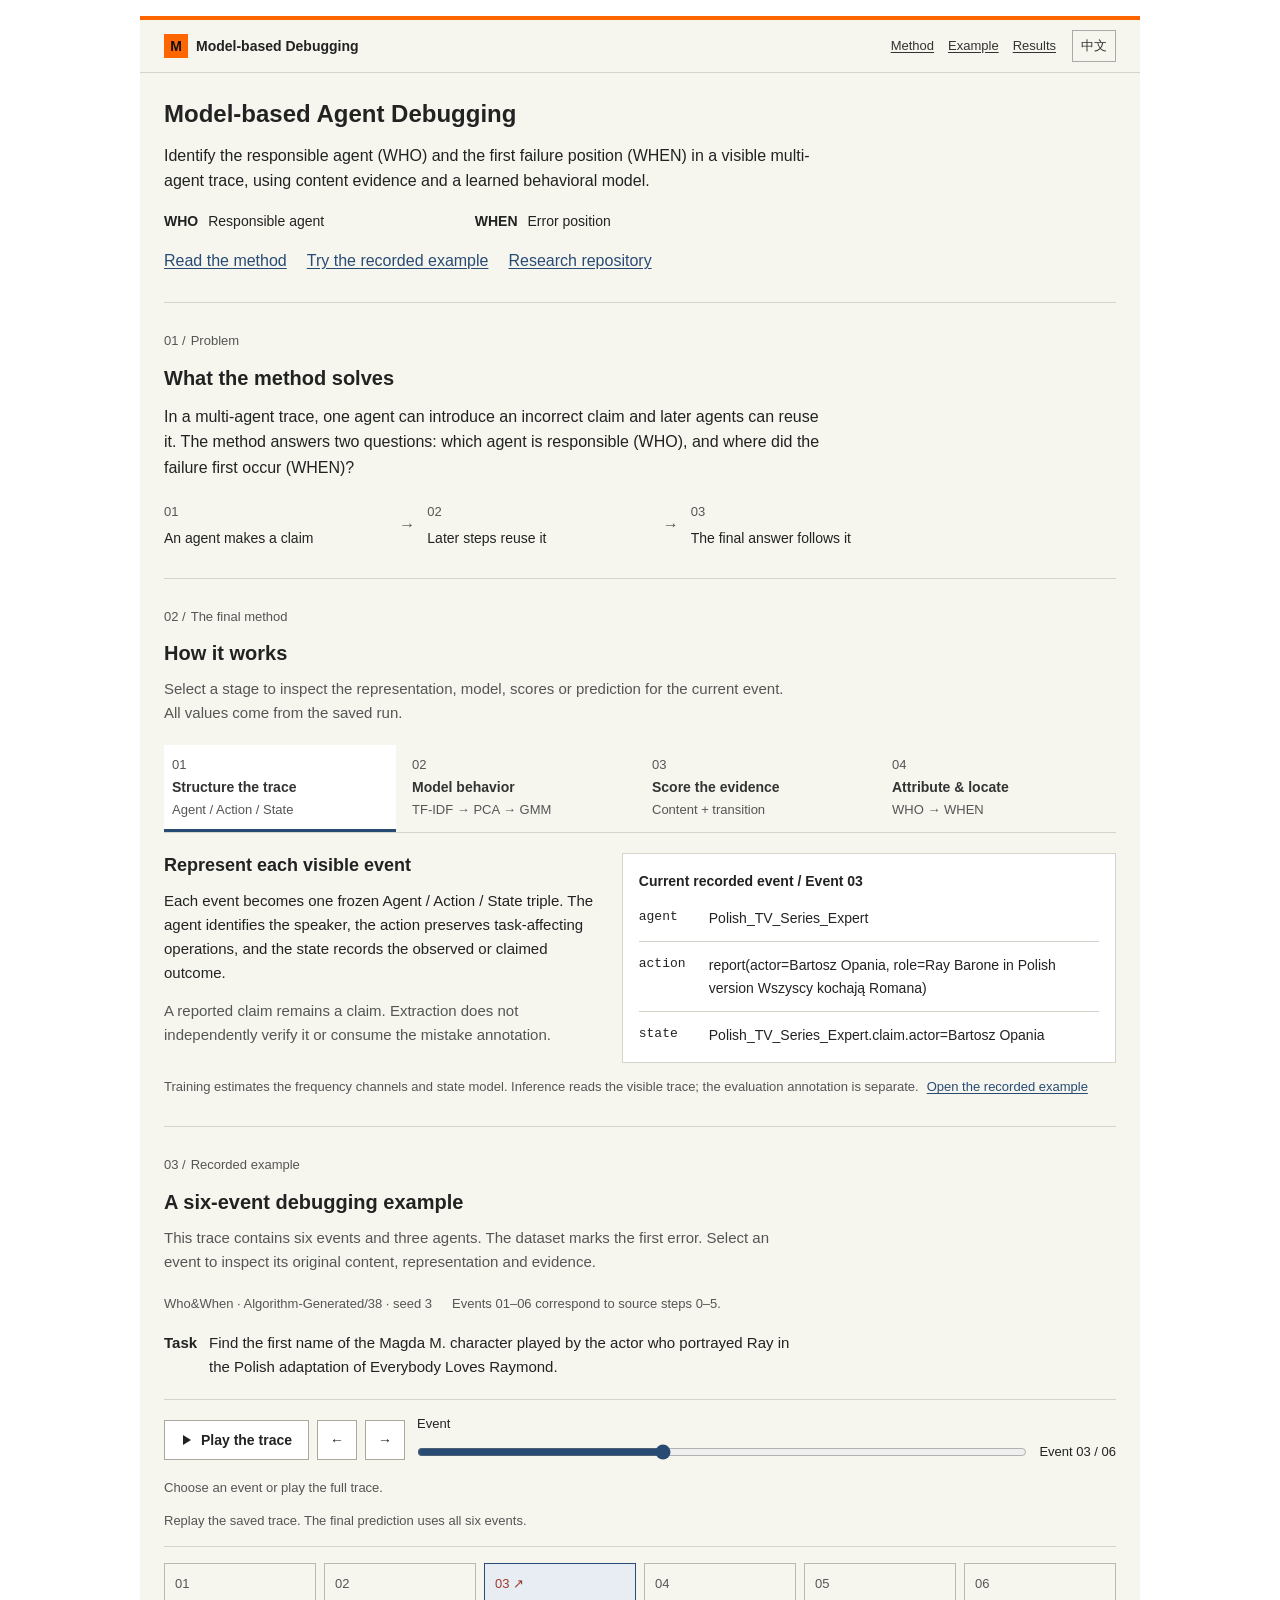
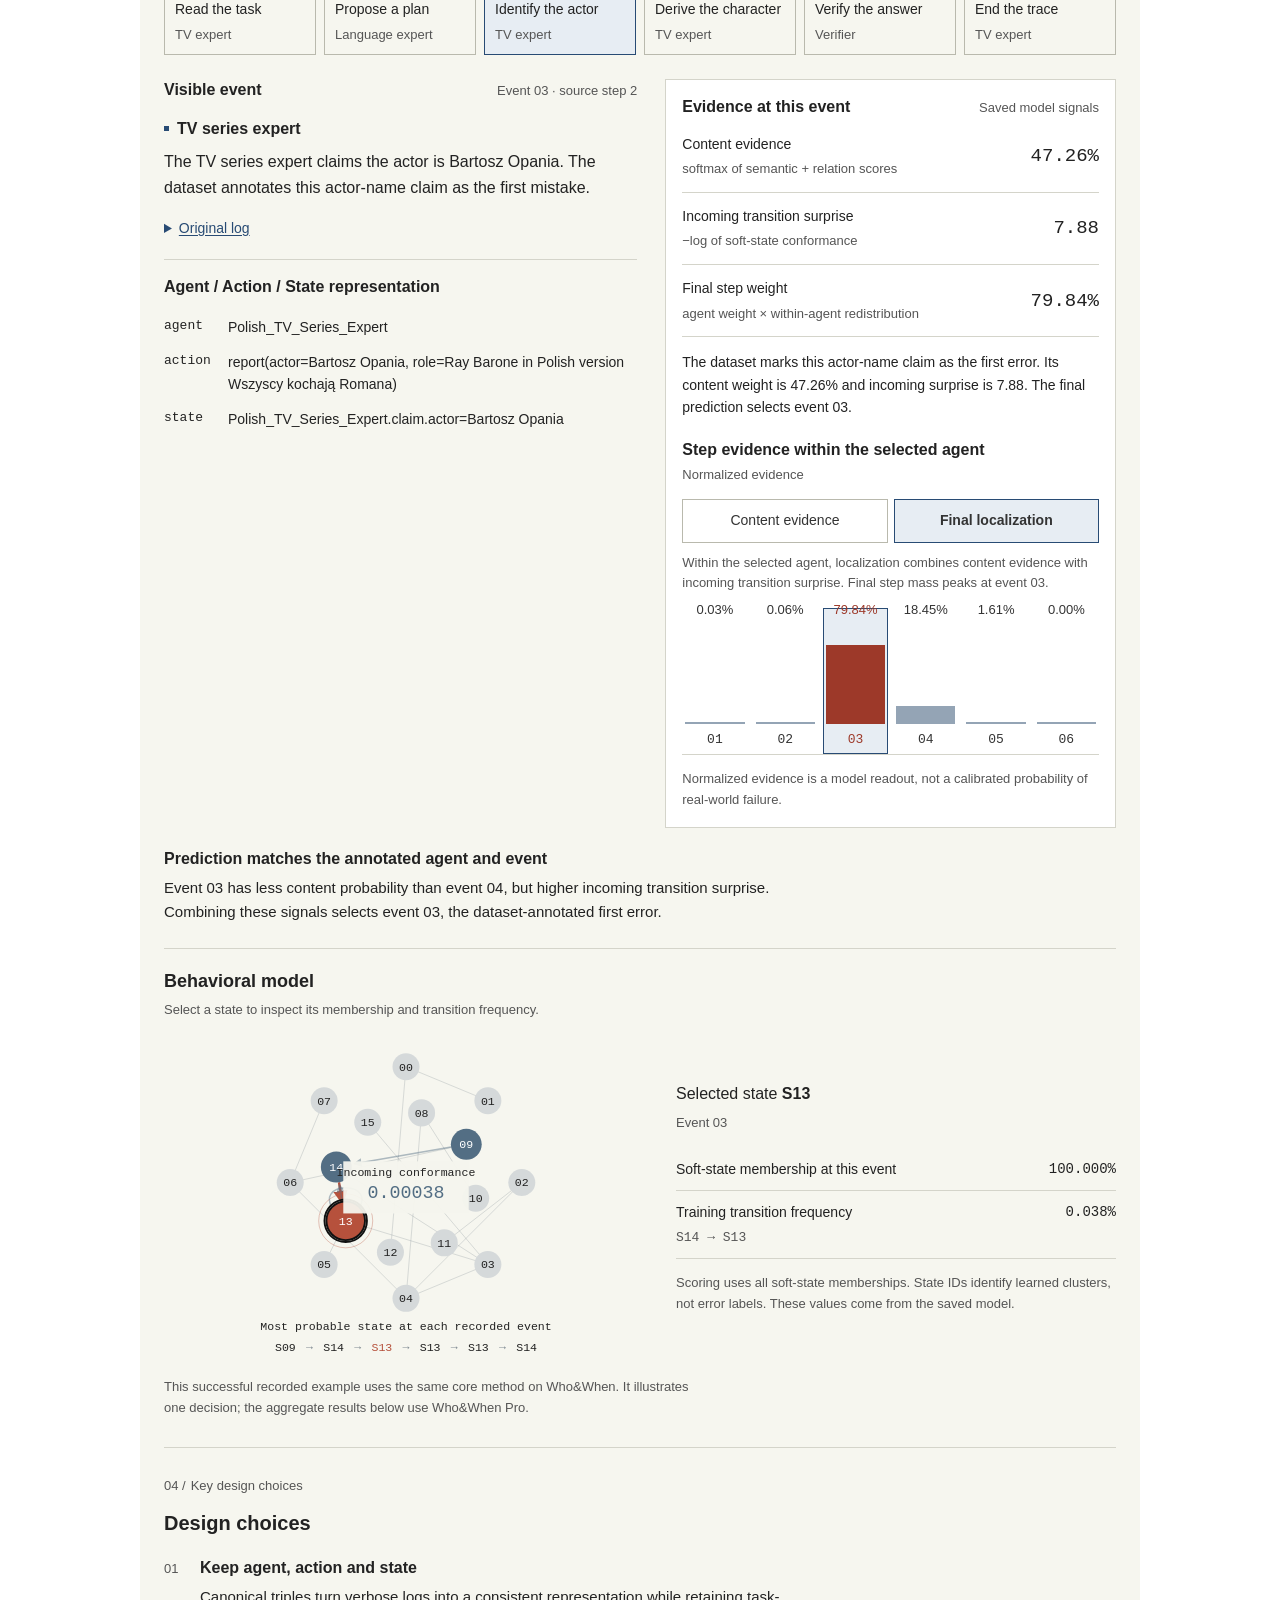
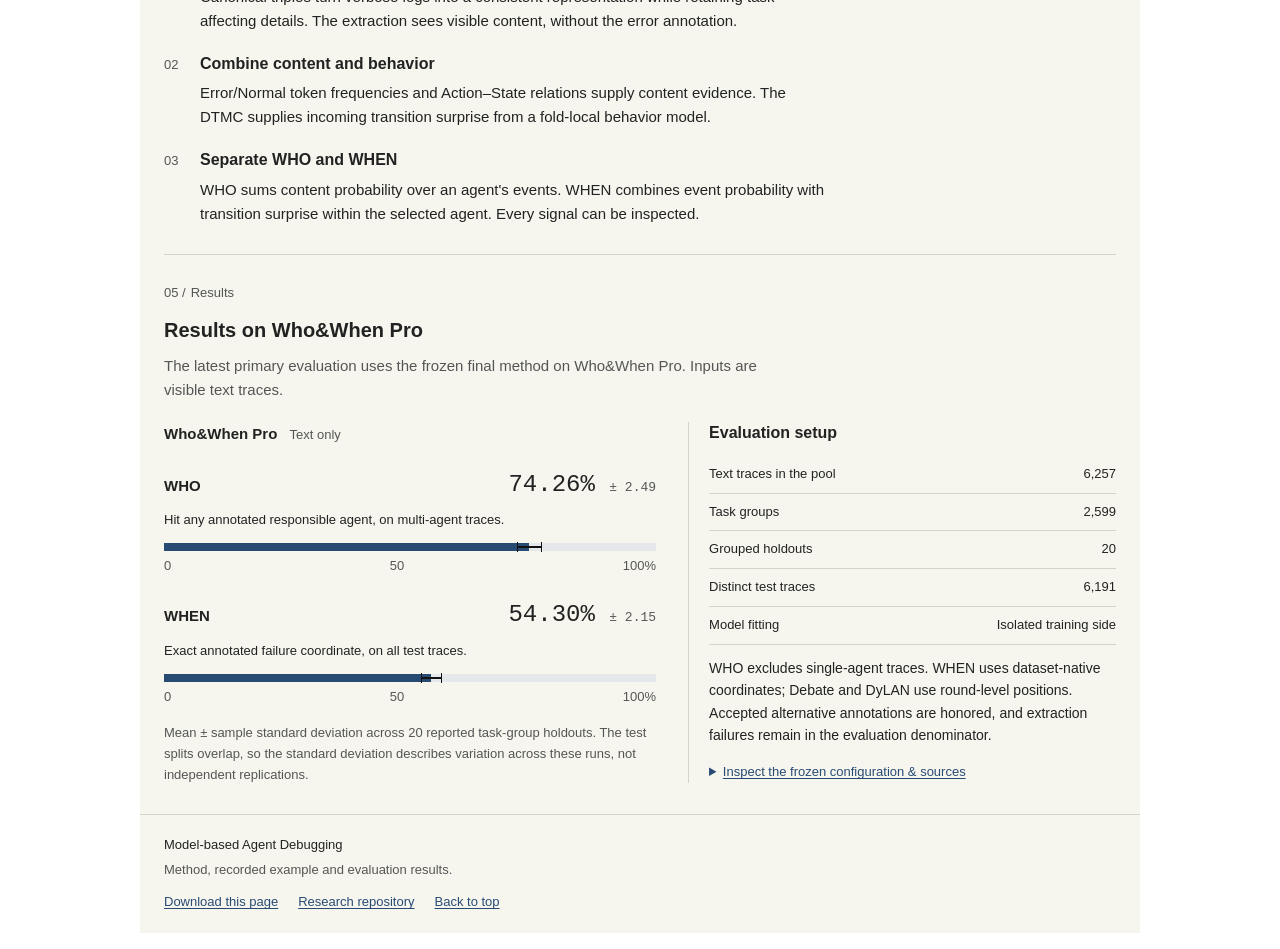
<file: docs/index.html>
<!doctype html>
<html lang="en">
<head>
  <script>window.PORTFOLIO_ASSET_VERSION='f7773e748c6e';</script>
  <meta charset="utf-8">
  <meta name="viewport" content="width=device-width,initial-scale=1">
  <meta name="description" content="An interactive research project on model-based failure attribution in multi-agent systems. Explore one final method through a recorded trace and evaluation evidence.">
  <title>Model-based Agent Debugging</title>
  <link rel="icon" href="data:image/svg+xml,%3Csvg xmlns='http://www.w3.org/2000/svg' viewBox='0 0 40 40'%3E%3Crect width='40' height='40' fill='%23ff6600'/%3E%3Ctext x='20' y='29' text-anchor='middle' font-family='Verdana' font-size='28' fill='white'%3EM%3C/text%3E%3C/svg%3E">
  <meta name="theme-color" content="#ff6600">
  <meta property="og:title" content="Model-based Agent Debugging">
  <meta property="og:description" content="Who caused the failure? Where did it begin? Explore a research method through a real multi-agent trace, a behavioral model, and evaluation evidence.">
  <meta property="og:type" content="website">
  <link rel="stylesheet" href="./portfolio.css?v=f7773e748c6e">
  <script src="./portfolio.js?v=f7773e748c6e" defer></script>
  <script src="./interactions.js?v=f7773e748c6e" defer></script>
</head>
<body>
  <a href="#main" class="skip-link">Skip to content</a>
  <header class="site-header">
    <a class="project-brand" href="#main"><span class="project-mark" aria-hidden="true">M</span>Model-based Debugging</a>
    <nav aria-label="Main navigation">
      <a href="#method" data-i18n="navMethod">Method</a>
      <a href="#case" data-i18n="navCase">Example</a>
      <a href="#evidence" data-i18n="navEvidence">Results</a>
    </nav>
    <button id="language-toggle" class="language-button" aria-label="切换中文">中文</button>
  </header>
  <main id="main">
    <section class="hero section-wrap">
      <div class="hero-copy">
        <h1 data-i18n-html="heroTitle">Model-based Agent Debugging</h1>
        <p class="hero-description" data-i18n="heroDescription">Identify the responsible agent and failure position in a multi-agent trace using content evidence and a learned model of behavior.</p>
        <dl class="project-scope">
          <dt>WHO</dt><dd data-i18n="scopeWho">Responsible agent</dd>
          <dt>WHEN</dt><dd data-i18n="scopeWhen">Failure position</dd>
        </dl>
        <div class="hero-actions">
          <a href="#method" data-i18n="exploreMethod">Read the method</a>
          <a href="#case" data-i18n="followCase">Explore the example</a>
          <a class="source-link" href="https://github.com/davidpengrj/Model-based_LLM_Agent_Debugging" target="_blank" rel="noopener noreferrer" data-i18n="sourceCode">Source code</a>
        </div>
      </div>
    </section>

    <section class="problem-section section-wrap"><div class="section-index">01 / <span data-i18n="problemLabel">The research question</span></div><div class="problem-body"><h2 data-i18n="problemTitle">A final answer hides the path that produced it.</h2><p data-i18n="problemBody">An agent makes a claim. Another builds on it. A verifier repeats it. Debugging requires tracing the failure through these events: which agent should be attributed, and which event should be localized?</p><div class="failure-sequence"><div><span>01</span><p data-i18n="sequence1">A claim enters the trace</p></div><span class="sequence-arrow" aria-hidden="true">→</span><div><span>02</span><p data-i18n="sequence2">Later steps build on it</p></div><span class="sequence-arrow" aria-hidden="true">→</span><div><span>03</span><p data-i18n="sequence3">The answer inherits it</p></div></div></div></section>

    <section id="method" class="method-section section-wrap"><div class="section-top"><div><div class="section-index">02 / <span data-i18n="methodLabel">The final method</span></div><h2 data-i18n="methodTitle">From a trace to an inspectable decision.</h2></div><p data-i18n="methodIntro">Follow the four stages. Each view uses the same recorded event and the final method's saved signals.</p></div><div class="method-tabs" role="tablist" aria-label="Method stages"><button id="stage-tab-0" data-stage="0" role="tab" aria-selected="true" aria-controls="method-panel"><span>01</span><strong data-i18n="stage1">Structure the trace</strong><small data-i18n="stage1Caption">Agent / Action / State</small></button><button id="stage-tab-1" data-stage="1" role="tab" aria-selected="false" aria-controls="method-panel" tabindex="-1"><span>02</span><strong data-i18n="stage2">Model behavior</strong><small data-i18n="stage2Caption">TF-IDF → PCA → GMM</small></button><button id="stage-tab-2" data-stage="2" role="tab" aria-selected="false" aria-controls="method-panel" tabindex="-1"><span>03</span><strong data-i18n="stage3">Score the evidence</strong><small data-i18n="stage3Caption">Content + transition</small></button><button id="stage-tab-3" data-stage="3" role="tab" aria-selected="false" aria-controls="method-panel" tabindex="-1"><span>04</span><strong data-i18n="stage4">Attribute & locate</strong><small data-i18n="stage4Caption">WHO → WHEN</small></button></div><div id="method-panel" role="tabpanel" aria-labelledby="stage-tab-0" tabindex="0"></div><div class="method-caption"><span data-i18n="fitNote">Training estimates the frequency channels and state model. Inference reads the visible trace; the evaluation annotation is separate.</span><a href="#case" data-i18n="inspectCase">Inspect the recorded case ↓</a></div></section>

    <section id="case" class="case-section"><div class="section-wrap"><div class="section-top"><div><div class="section-index">03 / <span data-i18n="caseLabel">A real trace</span></div><h2 data-i18n="caseTitle">Follow the decision, event by event.</h2></div><p data-i18n="caseIntro">Six events, three agents, one dataset-annotated first error. Click an event to inspect its trace, representation and evidence.</p></div><div class="case-meta"><span>Who&When · Algorithm-Generated/38 · seed 3</span><span data-i18n="caseIndexNote">Events 01–06 correspond to source steps 0–5.</span></div><div class="task-line"><span data-i18n="taskLabel">Task</span><p data-i18n="caseTask">Find the first name of the Magda M. character played by the actor who portrayed Ray in the Polish adaptation of Everybody Loves Raymond.</p></div><div class="case-controls trace-playback"><div class="playback-actions"><button id="trace-play" class="playback-mainbutton" aria-pressed="false" disabled><span class="play-icon" aria-hidden="true">▶</span><span id="trace-play-label">Play the trace</span></button><button id="trace-prev" class="playback-step" aria-label="Previous event" disabled>←</button><button id="trace-next" class="playback-step" aria-label="Next event" disabled>→</button></div><label class="trace-scrubber" for="trace-scrubber"><span data-i18n="scrubLabel">Explore the six events</span><input id="trace-scrubber" type="range" min="0" max="5" value="2" step="1" disabled><output id="playback-position" for="trace-scrubber">03 / 06</output></label><p id="playback-status" class="playback-hint" role="status" aria-live="polite"></p><p class="playback-hint" data-i18n="playbackScope">Replay the saved trace. The final prediction uses all six events.</p></div><div id="trace-timeline" class="trace-timeline" role="group" aria-label="Choose an event"></div><div class="case-layout"><article class="trace-pane"><div class="pane-heading"><h3 data-i18n="visibleEvent">Visible event</h3><span id="selected-event-label"></span></div><div class="trace-speaker"><span id="speaker-dot"></span><strong id="selected-speaker"></strong></div><p id="event-summary" class="event-summary"></p><details class="original-log"><summary data-i18n="originalLog">Read the original log</summary><pre id="original-content"></pre></details><div class="representation"><h3 data-i18n="semanticTriple">Canonical representation</h3><dl id="case-triple"></dl></div></article><article class="evidence-pane"><div class="pane-heading"><h3 data-i18n="eventEvidence">Evidence at this event</h3><span class="pane-tag" data-i18n="savedSignals">Saved model signals</span></div><div id="event-signals"></div><div id="event-explanation" class="event-explanation" role="status" aria-live="polite"></div><div class="distribution-heading"><h3 id="distribution-title" data-i18n="stepDistribution">Step evidence after attribution</h3><span data-i18n="normalizedEvidence">Normalized mass</span></div><div class="evidence-toggle" role="group" aria-label="Compare recorded evidence"><button id="evidence-content" aria-pressed="false" data-i18n="contentView">Content evidence</button><button id="evidence-fused" aria-pressed="true" data-i18n="finalView">Final localization</button></div><p id="evidence-mode-note" class="evidence-mode-note"></p><div id="step-distribution"></div><p class="signal-footnote" data-i18n="massNote">Normalized evidence is a model readout, not a calibrated probability of real-world failure.</p></article></div><div class="case-takeaway"><div><h3 data-i18n="caseOutcome">The final method matches the annotated agent and event.</h3><p data-i18n="caseTakeaway">The third event receives less content probability than the fourth, but much higher incoming transition surprise. The behavioral signal shifts localization back to the annotated first error.</p></div></div><div class="case-model"><div class="case-model-header"><h3 data-i18n="stateExplorer">Explore the behavioral model</h3><span data-i18n="stateHint">Select a state to inspect its saved signals</span></div><div id="case-graph" class="model-graph"></div><div id="case-inspector" class="graph-inspector" role="status" aria-live="polite"></div></div><p class="case-qualification" data-i18n="caseQualification">This is one successful recorded example of the same core method on Who&When. It illustrates the decision process; the aggregate evaluation below uses Who&When Pro.</p></div></section>

    <section class="choices-section section-wrap"><div class="section-index">04 / <span data-i18n="choicesLabel">Key design choices</span></div><div class="choices-body"><h2 data-i18n="choicesTitle">The reasoning behind the architecture.</h2><div class="design-choice"><span>01</span><div><h3 data-i18n="choice1Title">Preserve agent, action and state.</h3><p data-i18n="choice1Body">Canonical triples turn verbose logs into a consistent representation while retaining task-affecting details. The extraction sees visible content, without the error annotation.</p></div></div><div class="design-choice"><span>02</span><div><h3 data-i18n="choice2Title">Read content and behavior together.</h3><p data-i18n="choice2Body">Error/Normal token frequencies and Action–State relations supply content evidence. The DTMC supplies incoming transition surprise from a fold-local behavior model.</p></div></div><div class="design-choice"><span>03</span><div><h3 data-i18n="choice3Title">Separate agent attribution from localization.</h3><p data-i18n="choice3Body">WHO sums content probability over an agent's events. WHEN combines event probability with transition surprise within the selected agent. Every signal can be inspected.</p></div></div></div></section>

    <section id="evidence" class="evaluation-section section-wrap"><div class="section-top"><div><div class="section-index">05 / <span data-i18n="evaluationLabel">Evaluation evidence</span></div><h2 data-i18n="evaluationTitle">One final method. A defined evaluation.</h2></div><p data-i18n="evaluationIntro">The latest primary evaluation on Who&When Pro uses the same frozen core method, with text-only visible inputs.</p></div><div class="evaluation-layout"><div class="evaluation-results"><div class="benchmark-label">Who&When Pro <span data-i18n="textOnly">Text only</span></div><div id="evaluation-metrics"></div><p data-i18n="sdNote">Mean ± sample standard deviation across 20 reported task-group holdouts. Overlapping splits describe variation across these runs, not independent replications.</p></div><div class="protocol-summary"><h3 data-i18n="protocolTitle">What was evaluated</h3><dl id="protocol-facts"></dl><p id="evaluation-coordinate-note"></p><details><summary data-i18n="technicalDetails">Inspect the frozen configuration & sources</summary><div id="method-config"></div><div id="source-evidence"></div></details></div></div></section>
  </main>
  <footer class="site-footer section-wrap"><div><strong>Model-based Agent Debugging</strong><p data-i18n="footerNote">A research project told through its method, recorded decisions and evaluation evidence.</p></div><a class="quiet-link" id="download-project" href="./project.html" download="model-based-agent-debugging.html" data-i18n="downloadProject">Save this project page ↗</a><a class="quiet-link source-link" href="https://github.com/davidpengrj/Model-based_LLM_Agent_Debugging" target="_blank" rel="noopener noreferrer" data-i18n="sourceCode">Research repository ↗</a><a href="#main" class="back-top" data-i18n="backTop">Back to top ↑</a></footer>
  <div id="load-error" role="alert" hidden></div>
</body>
</html>
</file>
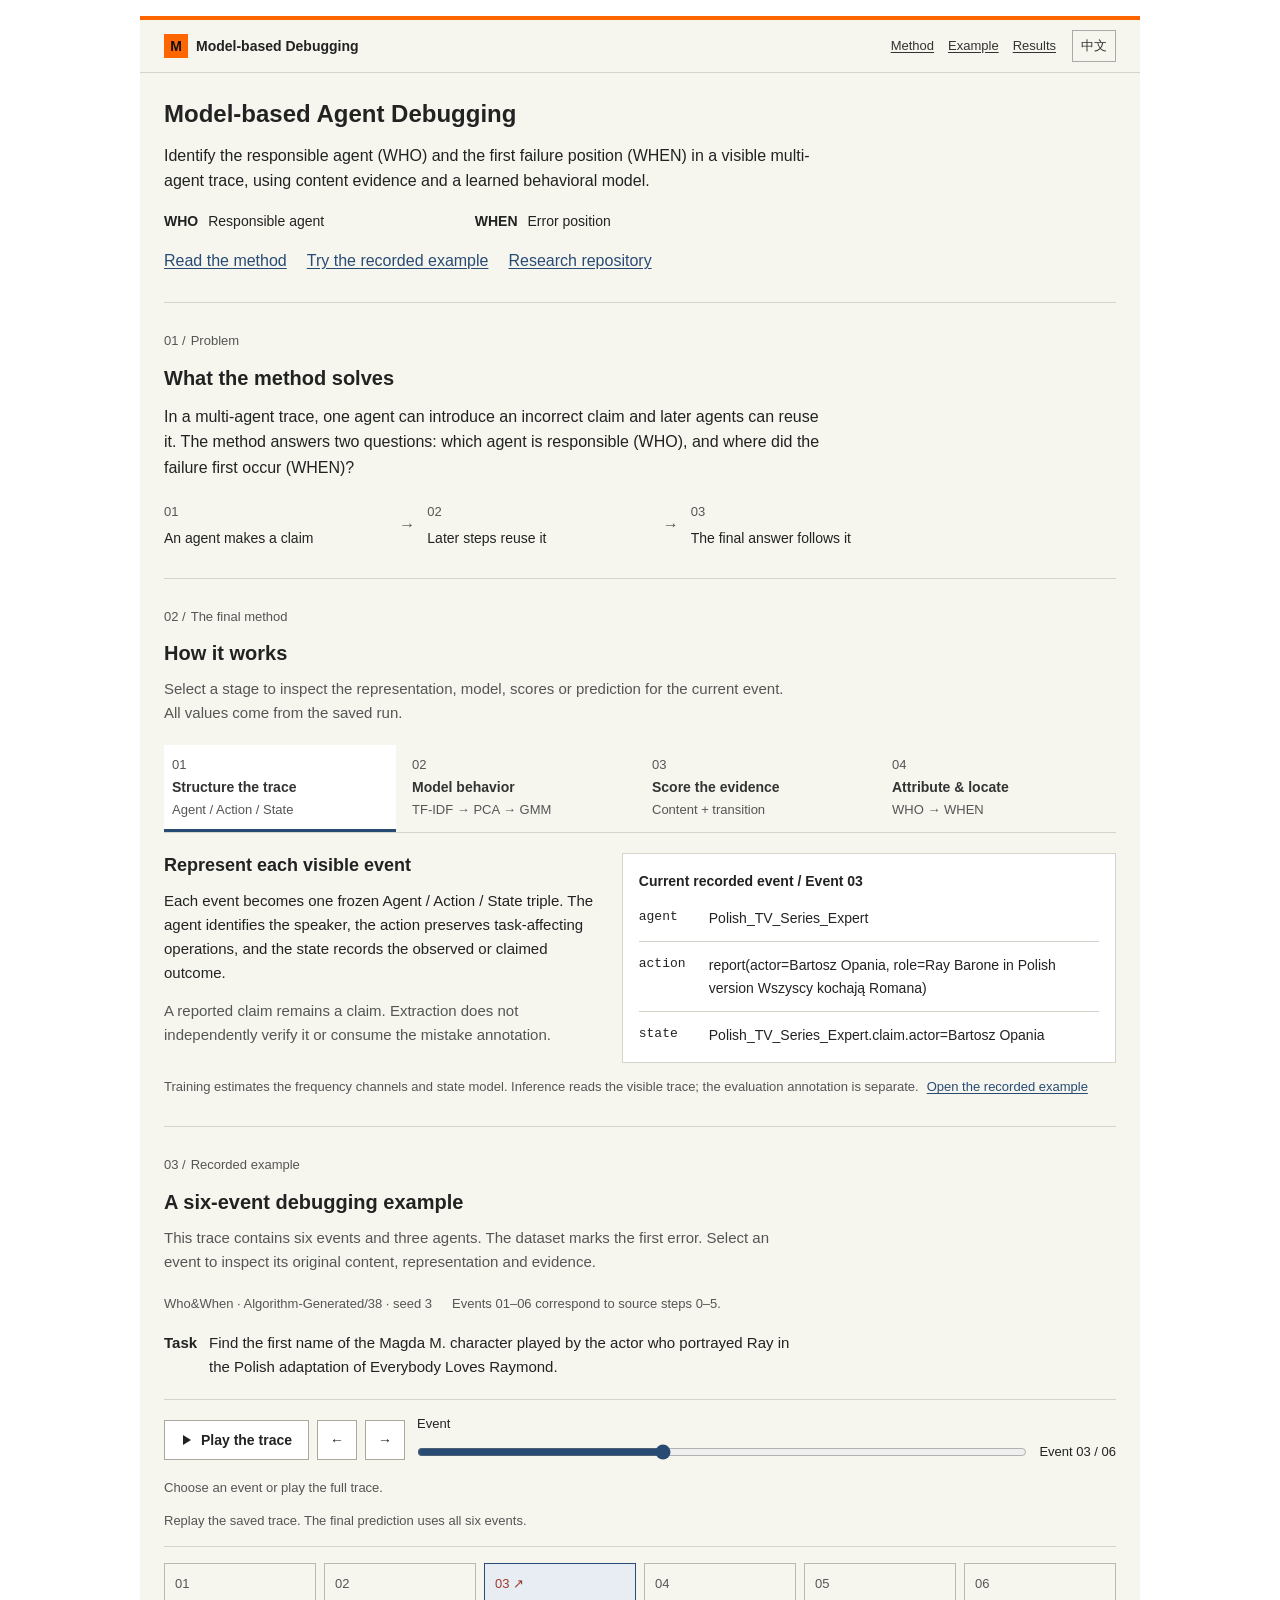
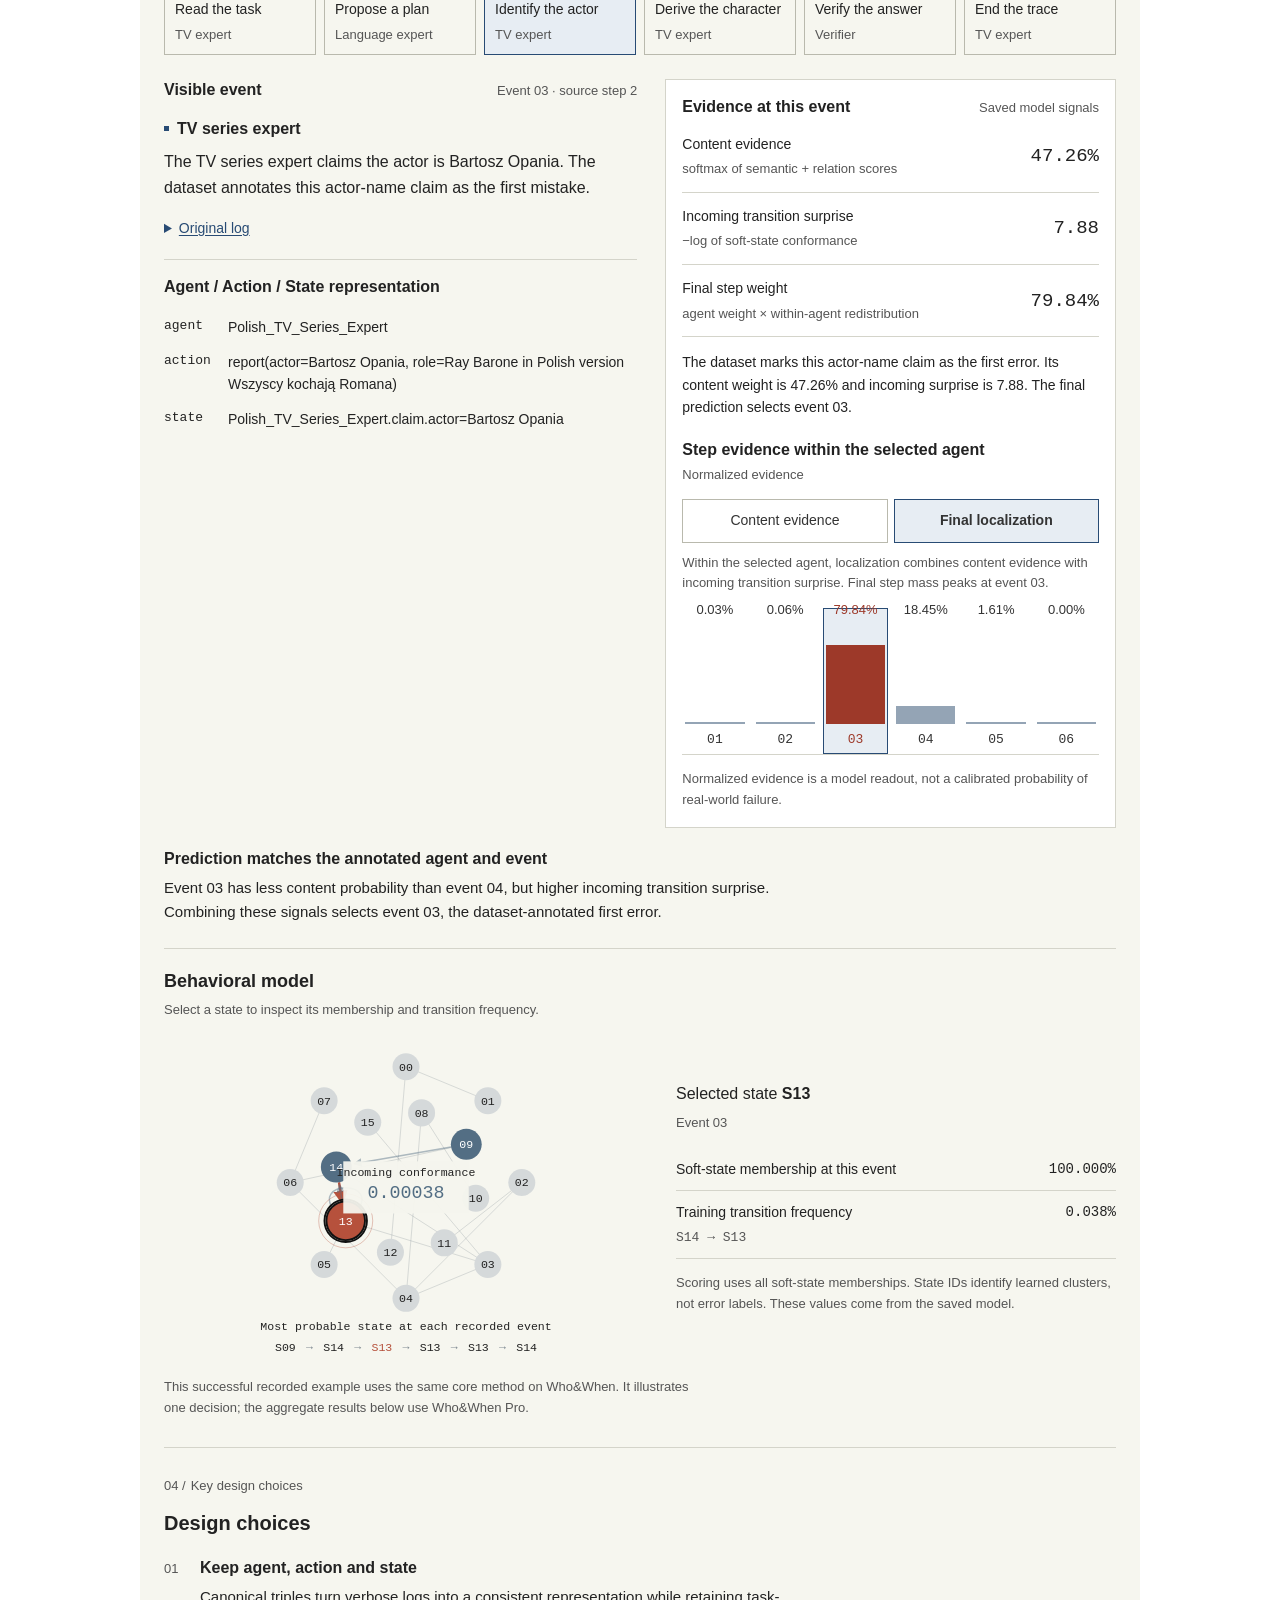
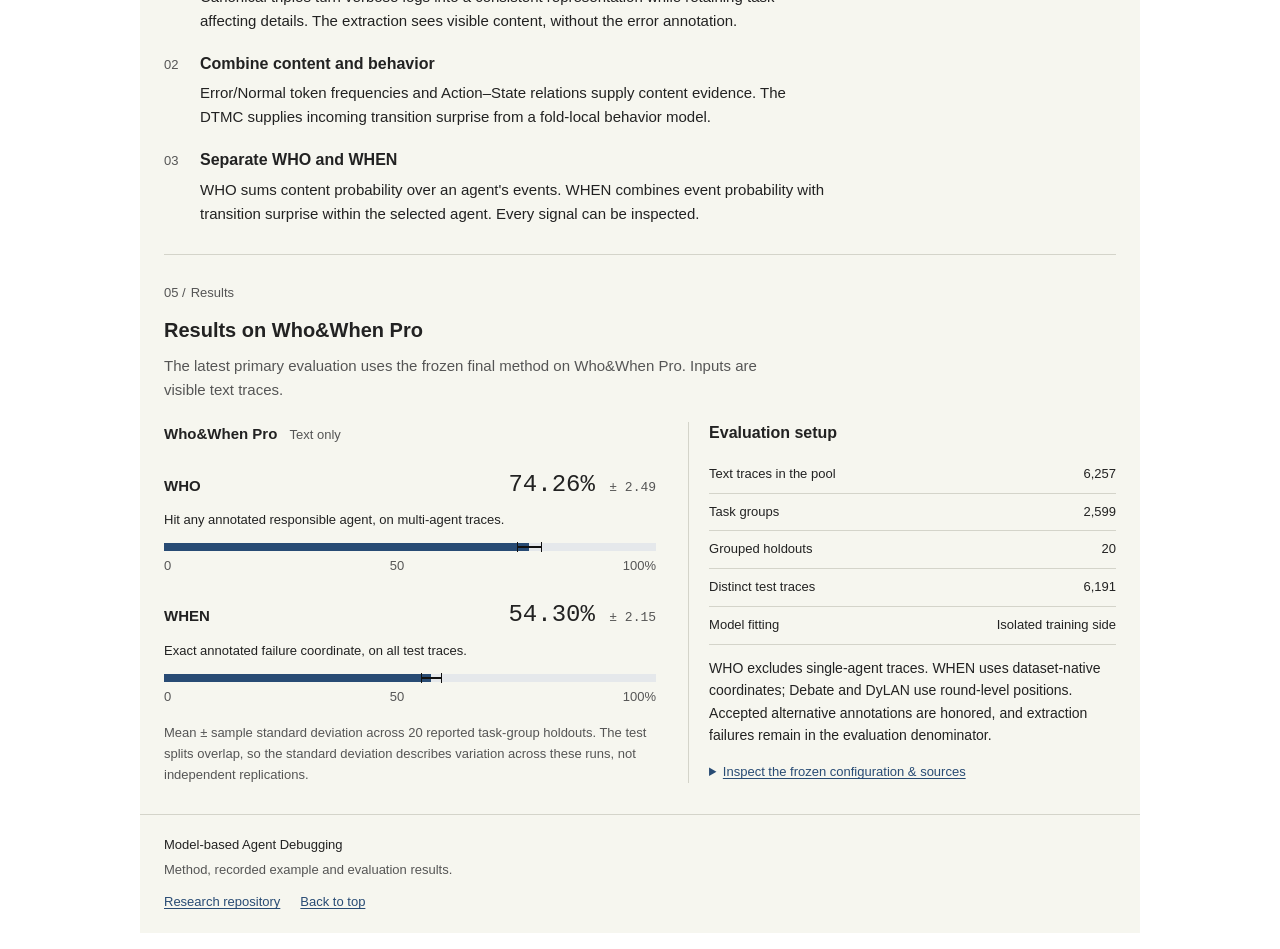
<file: docs/project.html>
<!doctype html>
<html lang="en">
<head>
  <meta charset="utf-8">
  <meta name="viewport" content="width=device-width,initial-scale=1">
  <meta name="description" content="An interactive research project on model-based failure attribution in multi-agent systems. Explore one final method through a recorded trace and evaluation evidence.">
  <title>Model-based Agent Debugging</title>
  <link rel="icon" href="data:image/svg+xml,%3Csvg xmlns='http://www.w3.org/2000/svg' viewBox='0 0 40 40'%3E%3Crect width='40' height='40' fill='%23ff6600'/%3E%3Ctext x='20' y='29' text-anchor='middle' font-family='Verdana' font-size='28' fill='white'%3EM%3C/text%3E%3C/svg%3E">
  <meta name="theme-color" content="#ff6600">
  <meta property="og:title" content="Model-based Agent Debugging">
  <meta property="og:description" content="Who caused the failure? Where did it begin? Explore a research method through a real multi-agent trace, a behavioral model, and evaluation evidence.">
  <meta property="og:type" content="website">
  <style>/* A compact research note: plain type, ordinary links, and inspectable evidence. */
:root {
  --canvas: #f6f6ef;
  --surface: #eeeeE6;
  --paper: #fff;
  --ink: #222;
  --ink-soft: #555;
  --line: #d4d4ca;
  --accent: #284b74;
  --accent-soft: #e7edf3;
  --masthead: #ff6600;
  --olive: #94a4b5;
  --olive-soft: #e5e8eb;
  --olive-ink: #284b74;
  --error: #9d3929;
  --error-light: #9d3929;
  --on-forest: #222;
  --on-forest-soft: #555;
  --forest-line: #d4d4ca;
  --graph-muted: #7a858d;
  --graph-path: #536e84;
  --graph-active: #345d82;
  --graph-error: #b6513c;
  --graph-label: #222;
  --graph-idle: #d5d9da;
  --graph-text: #fff;
  --graph-bg: #f6f6ef;
  --display: Verdana, Arial, "PingFang SC", sans-serif;
  --body: Verdana, Arial, "PingFang SC", sans-serif;
  --mono: Consolas, "SFMono-Regular", "Liberation Mono", monospace;
}

* { box-sizing: border-box; }
html { scroll-padding-top: 16px; }
body { margin: 16px 0; background: #fff; color: var(--ink); font-family: var(--body); font-size: 16px; line-height: 1.6; }
main, .site-header, .site-footer { width: min(100%, 1000px); margin-inline: auto; background: var(--canvas); }
main { padding-inline: 24px; }
button, input { font: inherit; }
button { cursor: pointer; }
button:disabled { cursor: default; opacity: .45; }
a { color: var(--accent); text-decoration: underline; text-underline-offset: 2px; }
a:hover { color: #111; }
button:focus-visible, input:focus-visible, a:focus-visible, summary:focus-visible, [tabindex]:focus-visible { outline: 2px solid var(--accent); outline-offset: 3px; }
::selection { background: #ffdabf; color: #111; }
[hidden] { display: none !important; }
img, svg { max-width: 100%; }
h1, h2, h3, p { margin: 0; }
h1, h2, h3 { font-family: var(--body); line-height: 1.4; font-weight: 700; letter-spacing: 0; }
h1 { font-size: 24px; }
h2 { font-size: 20px; }
h3 { font-size: 18px; }
p { max-width: 75ch; }
p + p { margin-top: 12px; }
.section-wrap { width: 100%; margin-inline: 0; padding-inline: 0; }
.skip-link { position: fixed; z-index: 10; top: 8px; left: 8px; padding: 8px 12px; color: #fff; background: #222; transform: translateY(-200%); }
.skip-link:focus { transform: none; }
.site-header { display: flex; align-items: center; gap: 16px; flex-wrap: wrap; padding: 10px 24px; border-top: 4px solid var(--masthead); border-bottom: 1px solid var(--line); }
.project-brand { display: inline-flex; align-items: center; gap: 8px; color: #222; font-size: 14px; font-weight: 700; text-decoration: none; }
.project-mark { display: inline-flex; align-items: center; justify-content: center; width: 24px; height: 24px; flex: 0 0 auto; background: var(--masthead); color: #111; font-size: 14px; font-weight: 700; }
.site-header nav { display: flex; flex-wrap: wrap; gap: 14px; margin-left: auto; }
.site-header nav a { color: #333; font-size: 13px; }
.site-header nav a[aria-current] { font-weight: 700; }
.language-button { min-height: 32px; padding: 4px 8px; border: 1px solid #aaa; border-radius: 0; background: transparent; color: #333; font-size: 13px; }
.language-button:hover { background: #fff; }
.nav-progress { display: none; }

.hero { padding-block: 24px 28px; }
.hero-copy { min-width: 0; }
.hero h1 > span { color: inherit; }
.hero-description { margin-top: 12px; font-size: 16px; }
.hero-actions { display: flex; flex-wrap: wrap; gap: 8px 20px; margin-top: 16px; }
.primary-link, .quiet-link { font-size: 14px; }
.project-scope { display: grid; grid-template-columns: auto minmax(0, 1fr) auto minmax(0, 1fr); gap: 4px 10px; max-width: 620px; margin-top: 16px; font-size: 14px; }
.project-scope > span { font-weight: 700; }
.project-scope dt { font-weight: 700; }
.project-scope dd { margin: 0; }
.project-scope p { margin: 0; }
.problem-section, .method-section, .choices-section, .evaluation-section, .case-section { padding-block: 28px; border-top: 1px solid var(--line); }
.section-index { display: flex; align-items: baseline; gap: 5px; margin-bottom: 12px; font-size: 13px; color: var(--ink-soft); }
.problem-section h2, .choices-section h2 { margin-bottom: 12px; }
.problem-body, .choices-body { min-width: 0; }
.failure-sequence { display: flex; align-items: center; flex-wrap: wrap; gap: 12px; max-width: 750px; margin-top: 20px; font-size: 14px; }
.failure-sequence > div { flex: 1 1 140px; }
.failure-sequence > div > span { font-size: 13px; color: var(--ink-soft); }
.failure-sequence p { margin-top: 4px; font-size: 14px; }
.sequence-arrow { color: var(--ink-soft); font-size: 16px; }
.section-top { margin-bottom: 20px; }
.section-top > p { margin-top: 10px; font-size: 15px; color: var(--ink-soft); }
.method-tabs { display: grid; grid-template-columns: repeat(4, minmax(0, 1fr)); border-bottom: 1px solid var(--line); gap: 8px; }
.method-tabs button { min-width: 0; padding: 10px 8px; border: 0; border-bottom: 3px solid transparent; background: transparent; color: #333; text-align: left; font-size: 14px; line-height: 1.5; }
.method-tabs button:hover { background: #ebebe3; }
.method-tabs button[aria-selected="true"] { background: #fff; border-bottom-color: var(--accent); }
.method-tabs button span, .method-tabs button small { display: block; font-size: 13px; color: var(--ink-soft); }
.method-tabs button strong { display: block; margin-block: 2px; font-weight: 700; }
#method-panel { display: grid; grid-template-columns: minmax(0, 1fr) minmax(0, 1.15fr); align-items: start; gap: 28px; padding-top: 20px; }
.stage-copy, .stage-detail { min-width: 0; }
.stage-copy h3 { margin-bottom: 10px; }
.stage-copy > p { font-size: 15px; }
.stage-detail { padding: 16px; border: 1px solid var(--line); background: var(--paper); }
.stage-detail h4 { margin: 0 0 14px; font-size: 14px; font-weight: 700; }
.detail-note, .method-caption { margin-top: 14px; color: var(--ink-soft); font-size: 13px; line-height: 1.6; }
.method-caption a { display: inline-block; margin-left: 8px; }
.triples { margin: 0; }
.triples > div { display: grid; grid-template-columns: 58px minmax(0, 1fr); gap: 12px; padding-block: 12px; border-bottom: 1px solid var(--line); }
.triples > div:first-child { padding-top: 0; }
.triples > div:last-child { padding-bottom: 0; border-bottom: 0; }
.triples dt { font-family: var(--mono); font-size: 13px; }
.triples dd { margin: 0; font-size: 14px; overflow-wrap: anywhere; }
.fit-sequence { display: flex; align-items: center; flex-wrap: wrap; gap: 8px; font-size: 13px; }
.fit-sequence b { font-weight: 400; }
.q-bars { display: grid; gap: 12px; }
.q-row { display: grid; grid-template-columns: 40px minmax(0, 1fr) 58px; align-items: center; gap: 10px; font-family: var(--mono); font-size: 13px; }
.q-row > :last-child { text-align: right; }
.q-track { height: 7px; background: var(--olive-soft); }
.q-track > span, .q-track > i { display: block; height: 100%; background: var(--accent); }
.formula { padding-block: 12px; font-family: var(--mono); font-size: 14px; line-height: 1.8; overflow-wrap: anywhere; }
.formula .accent { color: var(--accent); }
.formula-value { display: grid; grid-template-columns: repeat(3, minmax(0, 1fr)); gap: 12px; border-top: 1px solid var(--line); padding-top: 16px; }
.formula-value > div { display: grid; gap: 8px; align-content: start; }
.formula-value small { color: var(--ink-soft); font-size: 13px; }
.formula-value strong { font-family: var(--mono); font-size: 18px; font-weight: 400; }
.agent-row { display: grid; grid-template-columns: minmax(0, 1fr) auto; gap: 12px; padding-block: 8px; border-bottom: 1px solid var(--line); font-size: 14px; }
.agent-row strong { font-family: var(--mono); font-weight: 400; }
.method-readout { display: grid; gap: 6px; margin-top: 8px; padding-top: 12px; border-top: 1px solid var(--line); font-size: 14px; }

.case-meta { display: flex; flex-wrap: wrap; gap: 4px 20px; font-size: 13px; color: var(--ink-soft); }
.task-line { display: grid; grid-template-columns: auto minmax(0, 1fr); gap: 12px; max-width: 75ch; margin-top: 16px; font-size: 15px; }
.task-line > span { font-weight: 700; }
.case-controls { display: flex; align-items: center; flex-wrap: wrap; gap: 12px; margin-top: 20px; padding-block: 14px; border-block: 1px solid var(--line); }
.playback-actions { display: flex; align-items: center; gap: 8px; min-width: 0; }
.case-controls button { display: inline-flex; align-items: center; justify-content: center; gap: 8px; min-height: 40px; padding: 7px 12px; border: 1px solid #a9a9a0; border-radius: 0; background: #fff; color: #222; font-size: 14px; }
.case-controls button:hover:not(:disabled) { background: #e9e9e1; }
.case-controls .playback-mainbutton { min-width: 145px; font-weight: 700; }
#trace-prev, #trace-next { width: 40px; flex: 0 0 40px; padding-inline: 0; }
.play-icon { position: relative; width: 12px; height: 14px; font-size: 0; }
.play-icon::before { content: ""; position: absolute; top: 2px; left: 2px; border-top: 5px solid transparent; border-bottom: 5px solid transparent; border-left: 8px solid currentColor; }
.playback-mainbutton[aria-pressed="true"] .play-icon::before { top: 1px; left: 1px; width: 10px; height: 12px; border: 0; border-inline: 3px solid currentColor; }
.trace-scrubber { display: grid; grid-template-columns: minmax(0, 1fr) auto; align-items: center; flex: 1 1 280px; min-width: 0; gap: 4px 12px; }
.trace-scrubber > span { grid-column: 1 / -1; font-size: 13px; }
#trace-scrubber { min-width: 0; width: 100%; height: 28px; margin: 0; accent-color: var(--accent); }
#playback-position { font-size: 13px; white-space: nowrap; }
.case-controls .playback-hint { flex-basis: 100%; margin: 0; color: var(--ink-soft); font-size: 13px; }
#playback-status:empty { display: none; }
.trace-timeline { display: grid; grid-template-columns: repeat(6, minmax(0, 1fr)); gap: 8px; margin-top: 16px; }
.trace-event { min-width: 0; padding: 10px; border: 1px solid #b9b9ad; border-radius: 0; background: transparent; color: #222; text-align: left; font-size: 14px; line-height: 1.5; overflow-wrap: anywhere; }
.trace-event:hover { background: #ebebe3; }
.trace-event[aria-pressed="true"] { border-color: var(--accent); background: var(--accent-soft); }
.event-number { display: block; margin-bottom: 5px; font-size: 13px; color: var(--ink-soft); }
.trace-event strong { display: block; font-size: 14px; font-weight: 400; }
.trace-event small { display: block; margin-top: 5px; font-size: 13px; color: var(--ink-soft); }
.trace-event.error-event .event-number { color: var(--error); }
.case-layout { display: grid; grid-template-columns: minmax(0, 1.05fr) minmax(0, 1fr); align-items: start; gap: 28px; margin-top: 24px; }
.trace-pane, .evidence-pane { min-width: 0; }
.evidence-pane { padding: 16px; border: 1px solid var(--line); background: var(--paper); }
.pane-heading { display: flex; align-items: baseline; justify-content: space-between; flex-wrap: wrap; gap: 6px 12px; margin-bottom: 14px; }
.pane-heading h3 { font-size: 16px; }
.pane-heading > span, .pane-tag { color: var(--ink-soft); font-size: 13px; }
.trace-speaker { display: flex; align-items: center; gap: 8px; margin-bottom: 8px; font-size: 16px; }
.trace-speaker strong { font-weight: 700; }
#speaker-dot { width: 5px; height: 5px; background: var(--accent); }
.event-summary { font-size: 16px; }
.original-log { margin-top: 16px; font-size: 14px; }
.original-log summary { cursor: pointer; color: var(--accent); text-decoration: underline; text-underline-offset: 2px; }
.original-log pre { padding: 12px; border: 1px solid var(--line); background: #fff; font: 13px/1.6 var(--mono); white-space: pre-wrap; overflow-wrap: anywhere; max-height: 320px; overflow-y: auto; }
.representation { margin-top: 20px; padding-top: 16px; border-top: 1px solid var(--line); }
.representation h3 { font-size: 16px; }
#case-triple { margin: 12px 0 0; }
#case-triple > div { display: grid; grid-template-columns: 52px minmax(0, 1fr); gap: 12px; padding-block: 6px; }
.representation dt { font-family: var(--mono); font-size: 13px; }
.representation dd { margin: 0; font-size: 14px; overflow-wrap: anywhere; }
.signal-row { display: grid; grid-template-columns: minmax(0, 1fr) auto; align-items: center; gap: 12px; padding-block: 12px; border-bottom: 1px solid var(--line); }
.signal-row:first-child { padding-top: 0; }
.signal-row > div { display: grid; gap: 4px; min-width: 0; }
.signal-row span { font-size: 14px; }
.signal-row small { color: var(--ink-soft); font-size: 13px; }
.signal-row strong { font-family: var(--mono); font-size: 19px; font-weight: 400; }
.event-explanation { margin-top: 14px; font-size: 14px; }
.distribution-heading { margin-top: 20px; }
.distribution-heading h3 { font-size: 16px; }
.distribution-heading > span { font-size: 13px; color: var(--ink-soft); }
.evidence-toggle { display: grid; grid-template-columns: repeat(2, minmax(0, 1fr)); gap: 6px; margin-top: 12px; }
.evidence-toggle button { min-width: 0; min-height: 44px; padding: 7px 8px; border: 1px solid #b9b9ad; border-radius: 0; background: transparent; color: #333; font-size: 14px; }
.evidence-toggle button:hover { background: #eee; }
.evidence-toggle button[aria-pressed="true"] { border-color: var(--accent); background: var(--accent-soft); font-weight: 700; }
#evidence-mode-note { margin-top: 10px; color: var(--ink-soft); font-size: 13px; }
.distribution-bars { display: grid; grid-template-columns: repeat(6, minmax(0, 1fr)); align-items: end; gap: 5px; margin-top: 14px; border-bottom: 1px solid var(--line); }
.distribution-cell { display: flex; align-items: center; flex-direction: column; justify-content: flex-end; min-width: 0; height: 146px; padding: 4px 2px; gap: 6px; border: 1px solid transparent; border-radius: 0; background: transparent; color: #333; font: 11px/1.5 var(--mono); }
.distribution-cell:hover { background: #eee; }
.distribution-cell[aria-pressed="true"] { border-color: var(--accent); background: var(--accent-soft); }
.distribution-value { display: block; font-family: Arial, sans-serif; font-size: 13px; font-variant-numeric: tabular-nums; white-space: nowrap; }
.distribution-column { display: flex; align-items: flex-end; height: 98px; width: 100%; flex: 0 0 98px; }
.distribution-column > span { display: block; width: 100%; min-height: 2px; background: var(--olive); }
.distribution-cell.selected .distribution-column > span { background: var(--accent); }
.distribution-cell.error .distribution-column > span { background: var(--error); }
.distribution-event { font-size: 13px; }
.signal-footnote, .case-qualification { margin-top: 14px; color: var(--ink-soft); font-size: 13px; }
.error { color: var(--error); }
.case-takeaway { display: flex; align-items: flex-start; gap: 10px; margin-top: 20px; }
.case-takeaway h3 { margin-bottom: 6px; font-size: 16px; }
.case-takeaway p { font-size: 15px; }
.match-icon { color: #466238; flex: 0 0 auto; }

.case-model { display: grid; grid-template-columns: minmax(0, 1.1fr) minmax(0, 1fr); align-items: center; gap: 12px 28px; margin-top: 24px; padding-top: 20px; border-top: 1px solid var(--line); }
.case-model-header { grid-column: 1 / -1; }
.case-model-header h3 { font-size: 18px; }
.case-model-header > span { display: block; margin-top: 6px; font-size: 13px; color: var(--ink-soft); }
.model-graph { min-width: 0; width: 100%; }
.model-graph svg { display: block; width: 100%; height: auto; max-height: 330px; }
.model-graph text { font-family: var(--mono); }
.state-node[role="button"] { cursor: pointer; outline: none; }
.state-node[role="button"]:hover > circle:not(.state-halo), .state-node[role="button"]:focus-visible > circle:not(.state-halo), .state-node[aria-pressed="true"] > circle:not(.state-halo) { stroke: #111; stroke-width: 2px; }
.state-node text { pointer-events: none; }
.graph-particle { display: none; }
.active-transition { stroke-dasharray: 0; }
.graph-inspector { min-width: 0; font-size: 14px; }
.graph-inspector h4 { margin: 0; font-size: 16px; font-weight: 400; }
.graph-inspector > p { margin-top: 6px; font-size: 13px; color: var(--ink-soft); }
.graph-inspector dl { margin-block: 14px; }
.graph-inspector dl > div { display: grid; grid-template-columns: minmax(0, 1fr) auto; gap: 10px; padding-block: 10px; border-bottom: 1px solid var(--line); }
.graph-inspector dt { font-size: 14px; }
.graph-inspector dt > small { display: block; margin-top: 4px; font-family: var(--mono); font-size: 13px; color: var(--ink-soft); }
.graph-inspector dd { margin: 0; font-family: var(--mono); font-size: 14px; }
.design-choice { display: grid; grid-template-columns: 24px minmax(0, 1fr); gap: 12px; margin-top: 20px; }
.design-choice > span { padding-top: 2px; color: var(--ink-soft); font-size: 13px; }
.design-choice h3 { margin-bottom: 6px; font-size: 16px; }
.design-choice p { font-size: 15px; }
.evaluation-layout { display: grid; grid-template-columns: minmax(0, 1.15fr) minmax(0, 1fr); gap: 32px; align-items: start; }
.evaluation-results { min-width: 0; }
.benchmark-label { font-size: 15px; font-weight: 700; }
.benchmark-label > span { margin-left: 8px; color: var(--ink-soft); font-size: 13px; font-weight: 400; }
.metric-result { margin-top: 20px; }
.metric-result-top { display: flex; align-items: baseline; justify-content: space-between; gap: 10px; }
.metric-result-top > span { font-size: 15px; font-weight: 700; }
.metric-result-top strong { font-family: var(--mono); font-size: 24px; font-weight: 400; }
.metric-result-top small { font-size: 13px; color: var(--ink-soft); }
.metric-result > p { margin-block: 6px 12px; font-size: 13px; }
.metric-track { position: relative; height: 8px; background: var(--olive-soft); }
.metric-track > span { display: block; height: 100%; background: var(--accent); }
.metric-error { position: absolute; top: 50%; height: 2px; background: #111; transform: translateY(-50%); }
.metric-error::before, .metric-error::after { content: ""; position: absolute; top: -4px; height: 10px; width: 1px; background: #111; }
.metric-error::after { right: 0; }
.metric-ticks { display: flex; justify-content: space-between; margin-top: 5px; font-size: 13px; color: var(--ink-soft); }
.evaluation-results > p { margin-top: 16px; font-size: 13px; color: var(--ink-soft); }
.protocol-summary { min-width: 0; padding-left: 20px; border-left: 1px solid var(--line); font-size: 14px; }
.protocol-summary h3 { font-size: 16px; }
.protocol-summary dl { margin-block: 12px; }
.protocol-summary dl > div { display: grid; grid-template-columns: minmax(0, 1fr) auto; gap: 10px; padding-block: 8px; border-bottom: 1px solid var(--line); }
.protocol-summary dt { font-size: 13px; }
.protocol-summary dd { margin: 0; font-size: 13px; text-align: right; }
.protocol-summary details { margin-top: 16px; }
.protocol-summary summary { color: var(--accent); text-decoration: underline; text-underline-offset: 2px; cursor: pointer; font-size: 13px; }
#method-config { margin-top: 12px; white-space: pre-line; overflow-wrap: anywhere; font: 13px/1.6 var(--mono); }
#source-evidence { margin-top: 14px; overflow-wrap: anywhere; font: 13px/1.6 var(--mono); }
.site-footer { display: flex; flex-wrap: wrap; align-items: center; gap: 12px 20px; width: min(100%, 1000px); margin-inline: auto; padding: 20px 24px; border-top: 1px solid var(--line); color: var(--ink-soft); font-size: 13px; }
.site-footer > div { flex-basis: 100%; }
.site-footer strong { color: var(--ink); font-weight: 400; }
.site-footer p { margin-top: 4px; }
.site-footer a { font-size: 13px; }
#load-error { margin: 16px auto; width: min(100%, 1000px); padding: 16px; border-left: 3px solid var(--error); font-size: 14px; }
.reveal-ready, .is-visible, .event-change { opacity: 1; transform: none; animation: none; transition: none; }

@media (max-width: 800px) {
  .site-header nav { margin-left: 0; }
  .language-button { margin-left: auto; }
  #method-panel, .case-layout, .evaluation-layout { grid-template-columns: 1fr; gap: 20px; }
  .stage-copy > p { max-width: 75ch; }
  .trace-timeline { grid-template-columns: repeat(3, minmax(0, 1fr)); }
  .trace-scrubber { flex-basis: 100%; }
  .protocol-summary { padding: 16px 0 0; border-left: 0; border-top: 1px solid var(--line); }
}

@media (max-width: 600px) {
  .failure-sequence { display: grid; gap: 8px; }
  .failure-sequence > div { display: grid; grid-template-columns: 24px minmax(0, 1fr); gap: 8px; }
  .failure-sequence p { margin-top: 0; }
  .failure-sequence > .sequence-arrow { display: none; }
}

@media (max-width: 540px) {
  body { margin: 0; }
  main { padding-inline: 16px; }
  .site-header { padding: 10px 16px; gap: 8px 12px; }
  .project-brand { flex: 1 1 210px; }
  .site-header nav { order: 3; width: 100%; gap: 16px; }
  .hero { padding-block: 20px 24px; }
  h1 { font-size: 24px; }
  .project-scope { grid-template-columns: auto minmax(0, 1fr); }
  .method-tabs { grid-template-columns: repeat(2, minmax(0, 1fr)); }
  .method-tabs button { padding: 8px 6px; }
  .method-tabs button small { overflow-wrap: anywhere; }
  .stage-detail { padding: 12px; }
  .formula-value { gap: 8px; }
  .formula-value strong { font-size: 16px; }
  .formula-value small { font-size: 13px; }
  .playback-actions { width: 100%; gap: 8px; }
  .case-controls .playback-mainbutton { flex: 1; min-width: 0; }
  .trace-timeline { grid-template-columns: repeat(2, minmax(0, 1fr)); }
  .trace-event { padding: 8px; }
  .case-model { grid-template-columns: 1fr; gap: 12px; }
  .case-model .model-graph svg { max-height: 300px; }
  .evidence-pane { padding: 12px; }
  .signal-row { gap: 8px; }
  .signal-row strong { font-size: 18px; }
  .distribution-bars { gap: 3px; }
  .distribution-cell { padding-inline: 0; }
  .distribution-value { font-size: 12px; letter-spacing: -.02em; }
  .evidence-toggle button { font-size: 13px; }
  .metric-result-top strong { font-size: 22px; }
  .site-footer { padding-inline: 16px; }
}

@media (prefers-reduced-motion: reduce) {
  *, *::before, *::after { animation: none !important; transition: none !important; scroll-behavior: auto !important; }
}

@media print {
  @page { margin: 16mm; }
  body, main, .site-header, .site-footer { margin: 0; width: 100%; background: #fff; }
  main, .site-header, .site-footer { padding-inline: 0; }
  body { font-size: 10pt; }
  h1 { font-size: 18pt; }
  h2 { font-size: 15pt; }
  h3 { font-size: 12pt; }
  .language-button, .case-controls, .method-tabs, .evidence-toggle, .back-top { display: none; }
  .problem-section, .method-section, .case-section, .choices-section, .evaluation-section { padding-block: 16px; }
  .stage-detail, .evidence-pane, .case-model, .metric-result { break-inside: avoid; }
  .original-log pre { max-height: none; overflow: visible; }
  .state-node, .distribution-column, .metric-track { print-color-adjust: exact; }
  a { text-decoration: none; }
}
</style>
  <script>window.PORTFOLIO_DATA={"project": {"config": {"extraction": {"model": "DeepSeek-V4.1-Flash"}, "semantic": {"alpha": 0.075}, "relation": {"alpha": 0.4}, "abstraction": {"pca": {"dimensions": 32}, "gmm": {"states": 16}}, "dtmc": {"alpha": 0.1}}, "readout": {"content_probability": "p_t = softmax(S_t + R_t)", "who": "a* = argmax_a sum_{t:agent_t=a} p_t", "incoming_conformance": "c_0 = r_0 · pi; c_t = r_(t-1) · T · r_t for t > 0", "transition_surprise": "h_t = -log(c_t)", "when": "t* = argmax_{t:agent_t=a*} p_t h_t"}}, "evaluation": {"dataset": "Who&When Pro", "total_traces": 6257, "task_groups": 2599, "metrics": {"who": {"mean": 0.7425870292554718, "sample_sd": 0.02490720773814991}, "when": {"mean": 0.5429993936851771, "sample_sd": 0.021520567401810745}}, "protocol": {"splits": 20, "unique_test_traces": 6191}}, "provenance": {"source_files": ["Who&When Pro · canonical_primary · frozen 20 task-group holdouts", "Who&When · Algorithm-Generated/38 · recorded model, seed 3"]}};window.PORTFOLIO_CASE={"visible_steps": [{"content": "You are given: (1) a task and advises from your manager with a specific plan and (2) a general task.\nCollect information from the general task, follow the suggestions from manager to solve the task.\n\n# General Task\nWho did the actor who played Ray in the Polish-language version of Everybody Loves Raymond play in Magda M.? Give only the first name. Please solve the problem carefully.\n\n# Task and suggestions from manager\n## Task description\nIdentify the first name of the character played by the actor who portrayed Ray in the Polish-language version of 'Everybody Loves Raymond' in the TV series 'Magda M.'.\n\n## Plan for solving the task\n1. Identify the actor who played Ray in the Polish-language version of 'Everybody Loves Raymond'.\n2. Determine the character that this actor played in the TV series 'Magda M.'.\n3. Extract and provide the first name of the character.\n\n## Output format\nProvide only the first name of the character.\n\n## Constraints and conditions for completion\n- Ensure the accuracy of the actor's identification and the character's name in 'Magda M.'.\n- Provide the information in a clear and concise manner. "}, {"content": "To solve the task, let's proceed with the plan step-by-step.\n\n### Step 1: Identify the actor who played Ray in the Polish-language version of 'Everybody Loves Raymond'\nFirst, we need to determine the actor who voiced or played the role of Ray Barone in the Polish-language version of 'Everybody Loves Raymond'.\n\n### Step 2: Determine the character this actor played in 'Magda M.'\nAfter identifying the actor, we will need to find out which character he portrayed in the Polish TV series 'Magda M.'.\n\n### Step 3: Extract and provide the first name of the character\nFinally, we will extract and provide the first name of the character this actor played in 'Magda M.'.\n\nLet's start by performing a web search to find out who played Ray Barone in the Polish-language version of 'Everybody Loves Raymond'.\n\nI'll initiate a search query for this information."}, {"content": "The Polish-language version of 'Everybody Loves Raymond' is called 'Wszyscy kochają Romana'. The actor who played Ray Barone (Roman in the Polish version) is Bartosz Opania.\n\nNow, let's proceed to the second step and find out which character Bartosz Opania played in the TV series 'Magda M.'."}, {"content": "Bartosz Opania played the character Piotr Korzecki in the TV series 'Magda M.'.\n\n### Step 3: Extract and provide the first name of the character\nThe first name of the character played by Bartosz Opania in 'Magda M.' is Piotr."}, {"content": "Based on the information provided, we can conclude that the first name of the character played by the actor who portrayed Ray in the Polish-language version of 'Everybody Loves Raymond' in 'Magda M.' is:\n\n**Piotr**\n\nI have verified the steps carefully, and all findings are accurate. If everyone agrees, we can conclude the task.\n\nTERMINATE"}, {"content": "TERMINATE"}], "extracted_triples": [{"agent": "Polish_TV_Series_Expert", "action": "present_task(task=identify first name of character played by actor who played Ray in Polish Everybody Loves Raymond in Magda M.)", "state": "record.observation=not_reported"}, {"agent": "PolishLanguage_Expert", "action": "propose_plan(steps=[identify actor, determine character, extract first name])", "state": "record.observation=not_reported"}, {"agent": "Polish_TV_Series_Expert", "action": "report(actor=Bartosz Opania, role=Ray Barone in Polish version Wszyscy kochają Romana)", "state": "Polish_TV_Series_Expert.claim.actor=Bartosz Opania"}, {"agent": "Polish_TV_Series_Expert", "action": "report(character=Piotr Korzecki in Magda M., actor=Bartosz Opania)", "state": "Polish_TV_Series_Expert.claim.character=Piotr Korzecki"}, {"agent": "Verification_Expert", "action": "report(conclusion=first name is Piotr)", "state": "Verification_Expert.claim.first_name=Piotr"}, {"agent": "Polish_TV_Series_Expert", "action": "terminate()", "state": "record.observation=not_reported"}], "steps": [{"agent": "Polish_TV_Series_Expert", "content_probability": 0.0030885691961946697, "dtmc_surprise": 0.5198540159285965, "fused_evidence": 0.0016056051001151561, "incoming_conformance": 0.5946073448356458, "abstract_state_argmax": 9, "final_step_mass": 0.0003440639815852355}, {"agent": "PolishLanguage_Expert", "content_probability": 0.0006345130013701304, "dtmc_surprise": 2.3712108098164677, "fused_evidence": 0.0015045640878179447, "incoming_conformance": 0.09336760739357829, "abstract_state_argmax": 14, "final_step_mass": 0.0006345130013701304}, {"agent": "Polish_TV_Series_Expert", "content_probability": 0.472617400002396, "dtmc_surprise": 7.88306820400663, "fused_evidence": 3.7256751986191707, "incoming_conformance": 0.0003770743391024816, "abstract_state_argmax": 13, "final_step_mass": 0.7983723038985971}, {"agent": "Polish_TV_Series_Expert", "content_probability": 0.507550898349701, "dtmc_surprise": 1.6967590871164668, "fused_evidence": 0.8611915989489813, "incoming_conformance": 0.18327654588642914, "abstract_state_argmax": 13, "final_step_mass": 0.18454413879283918}, {"agent": "Verification_Expert", "content_probability": 0.01610048938288386, "dtmc_surprise": 1.6967590871164668, "fused_evidence": 0.027318651667430385, "incoming_conformance": 0.18327654588642914, "abstract_state_argmax": 13, "final_step_mass": 0.01610048938288386}, {"agent": "Polish_TV_Series_Expert", "content_probability": 8.130067454408478e-06, "dtmc_surprise": 2.5777624649268365, "fused_evidence": 2.095738272129745e-05, "incoming_conformance": 0.0759437408397046, "abstract_state_argmax": 14, "final_step_mass": 4.490942724445793e-06}], "agent_masses": {"Polish_TV_Series_Expert": 0.983264997615746, "PolishLanguage_Expert": 0.0006345130013701304, "Verification_Expert": 0.01610048938288386}, "prediction": {"predicted_agent": "Polish_TV_Series_Expert", "predicted_step": 2}, "annotation": {"gold_step": 2}, "saved_model": {"initial_probability": [0.3007816175668733, 0.0009041591320072338, 0.0009041591320072338, 0.0009057255725884128, 0.0009041591320072338, 0.0009041591320072338, 0.0009041591320072338, 0.0031645569619368537, 0.017642265278732795, 0.5946073505871096, 0.005425154718517536, 0.005424954795404095, 0.0009041591320072338, 0.0009041591320072338, 0.06481510146277956, 0.0009041591320072338], "transition_probability": [[0.09656121034032138, 0.692352558333174, 0.000569448350701334, 0.027023682332490747, 0.006256859501689401, 0.0005684086227795364, 0.0005684022555071482, 0.0005683866563880663, 0.01751476969194213, 0.04031036533251262, 0.0005683866563881484, 0.0005683866563891872, 0.046041333011835536, 0.06584720675213321, 0.0041122088493596096, 0.0005683866563880663], [0.37638965819042725, 0.016154247694558532, 0.00052462103444879, 0.2195106659919393, 0.005880036616789156, 0.00052462103444879, 0.00052462103444879, 0.009103377873734645, 0.034022203849268705, 0.15994801914734255, 0.009610654098947307, 0.0028538542423780606, 0.0005246613677584718, 0.12415198356031744, 0.039752153228188786, 0.0005246210350034584], [0.00844360273894643, 0.05332283710555916, 0.0007730962504831854, 0.045229911750193294, 0.5318984195184406, 0.0007730962504831854, 0.0007730962504831854, 0.0007730962504831854, 0.0007731170655430931, 0.03943265587371239, 0.0007730962504831854, 0.10900642983389633, 0.0007730962504831854, 0.004652052610023764, 0.1361169885745851, 0.0664854074262006], [0.008301285344038751, 0.002729728093021753, 0.00026983040753672776, 0.005666502861003592, 0.05722840441977169, 0.0002697626548372663, 0.0002702427546790264, 0.0015890042170395183, 0.009698956437190846, 0.4137108184267112, 0.0002703342089813608, 0.0004318864246314277, 0.0016162844065350116, 0.00026948812024033626, 0.4920206750598092, 0.005656796163972237], [0.005735209599470997, 0.005775184508098522, 0.0005213168255420704, 0.8124024123008583, 0.037015715655933895, 0.0005213168255420704, 0.0005213168255420704, 0.024630544751866407, 0.00343813370784413, 0.01362695932073316, 0.06240750369599111, 0.0005229876113262164, 0.0005213309108060302, 0.015809035076411758, 0.013424562424345655, 0.0031264699596876906], [0.0533980582524265, 0.22238740574682736, 0.004854368932038835, 0.004854368932038838, 0.053504706126512036, 0.004854368932038835, 0.004854368932038835, 0.004854368932038835, 0.004854368932038836, 0.004854368932038835, 0.004854368932038835, 0.004854368932038835, 0.004854368932038835, 0.6124574026897677, 0.00485436893203925, 0.004854368932038835], [0.0012167917258162643, 0.1835741724356246, 0.0012167917258162643, 0.028594684464519852, 0.6837800775183898, 0.0012167917258162643, 0.0012167917258162643, 0.007300750385658103, 0.0012169630626033578, 0.025552626221244417, 0.007300500100179326, 0.0012167917258175808, 0.0012167917258162643, 0.01035818160145103, 0.0012167917260450234, 0.04380450212938551], [0.005931240172591037, 0.005931240172591037, 0.005931240172591037, 0.0059312404982244755, 0.020759340604068626, 0.005931240172591037, 0.4359394546740052, 0.421710781102484, 0.005931240172591137, 0.035587420251965186, 0.005931240172591037, 0.005931240172591037, 0.005931240172591037, 0.005931240172591037, 0.020759361143342137, 0.005931240172591037], [0.05165542356570763, 0.08676701755867777, 0.0010668256957500491, 0.017068980687572264, 0.26342896642830366, 0.001076353611818758, 0.0010668199197436813, 0.001066819714094634, 0.09543112815232865, 0.15524013278049617, 0.006400918285390301, 0.006400293776675569, 0.012783862807395574, 0.16002554107570416, 0.12345180051482689, 0.017069115425514144], [0.06394226688277116, 0.07329019440482137, 0.08693545579871761, 0.08286022697073266, 0.016947949157934874, 0.021531638648194906, 0.1215469302678428, 0.0002656715264614512, 0.11182147394723119, 0.20203122664265263, 0.0016745583939488942, 0.004248595021691584, 0.03977395444034141, 0.07949693305327078, 0.09336725954637025, 0.000265665297016316], [0.0035418100881873644, 0.003541815509082045, 0.003541819874134152, 0.003541812007374777, 0.0035418128633920984, 0.0035418100168438417, 0.003541811110119805, 0.0035418100168438417, 0.39306260564587997, 0.13145002151917706, 0.37534101994653163, 0.0035418100168493572, 0.0035418116470112464, 0.004097404668654583, 0.05708901505307449, 0.0035418100168438417], [0.00202081261089489, 0.0020208126111698034, 0.2849344051726955, 0.0032400011747534124, 0.0020208126104303177, 0.0020208126185788503, 0.0020208126126225147, 0.0020208126101452215, 0.012124875920345559, 0.042435838639195006, 0.0020208126101452306, 0.6159905301927615, 0.010992896258603228, 0.0020208126101452684, 0.012094139137368351, 0.0020208126101452007], [0.3258709309235181, 0.002590945468419705, 0.0025907030841280944, 0.003673441609391644, 0.0025907768587204016, 0.0025907030841280944, 0.0025907030841280944, 0.0025907030841280944, 0.06605586027137911, 0.2978245612934066, 0.002590703084128112, 0.002590703084140733, 0.028486349858328958, 0.15803257501967366, 0.09673963710825252, 0.0025907030841280944], [0.09902489229918568, 0.06876616071577235, 0.0008939372637539355, 0.21917867139545852, 0.0008939702799889562, 0.0008939372637539355, 0.0008939372637539355, 0.0008947006210848961, 0.053139556470706284, 0.17641508489579066, 0.005360986872411727, 0.00089393726376894, 0.11263600340468267, 0.18327654588642914, 0.0759437408397046, 0.0008939372637539355], [0.005986646959170069, 0.028312634516843176, 0.30414131582590787, 0.32198444486829136, 0.028086148339394847, 0.041540799235778046, 0.10402357089579924, 0.0031827183337431804, 0.08524683291488115, 0.015393858582659578, 0.00038670034519931474, 0.0022426420445277513, 0.0025681697252738314, 0.00037681984173920847, 0.0561522590681721, 0.00037443850261935276], [0.006024236846526432, 0.006024236846526684, 0.006024236846526432, 0.8795294790347972, 0.006030309577922667, 0.006024236846526432, 0.006024236846526432, 0.006024236846526432, 0.006026357337100078, 0.006024236846526432, 0.006024238291384263, 0.006024435168061451, 0.006024236846526432, 0.03612281206806228, 0.006024236903933866, 0.006024236846526432]], "responsibilities": [[1.8633321901605158e-08, 4.0134567272046414e-297, 0, 1.729239467117445e-13, 4.692650147779745e-137, 4.571061659943576e-154, 0, 8.26028171305251e-64, 2.5783829679459478e-11, 0.999999980847065, 8.104747935835815e-24, 2.429928734560666e-17, 1.2691278747587955e-43, 5.478780872631923e-80, 4.93657358521867e-10, 0], [2.4526078437542495e-20, 0, 0, 1.1543616989645106e-11, 1.7827106002979596e-155, 6.27678265551394e-271, 0, 5.8084444911542504e-213, 9.160593232641972e-21, 3.2165950500031796e-06, 3.4921112397435067e-121, 2.3732430860830667e-42, 4.682485885262875e-81, 2.8478163591358973e-77, 0.999996783393407, 0], [0, 6.480355421199082e-54, 0, 6.37881499678671e-275, 2.3233963274820905e-49, 0, 0, 0, 6.65946400611774e-89, 0, 0, 2.6391714712712236e-253, 0, 1, 0, 0], [0, 1.594273765288035e-76, 0, 3.310368061677493e-284, 2.8082624428414794e-71, 0, 0, 0, 1.8289020445113945e-84, 0, 0, 3.776910744861351e-288, 0, 1, 0, 0], [0, 2.1546557070812016e-61, 0, 1.0585787995506315e-276, 4.859744280946186e-54, 0, 0, 0, 3.0820176310838015e-95, 0, 0, 1.7558767115435835e-258, 0, 1, 0, 0], [2.6145509134640373e-219, 0, 0, 1.1818828824168654e-35, 4.7552534176253793e-153, 0, 0, 2.3962472677172333e-212, 6.1669639380778645e-28, 4.217721781562136e-145, 0, 1.5283021616504395e-163, 3.1985526213589446e-161, 1.424176428348758e-89, 1, 0]]}};</script>
  
</head>
<body>
  <a href="#main" class="skip-link">Skip to content</a>
  <header class="site-header">
    <a class="project-brand" href="#main"><span class="project-mark" aria-hidden="true">M</span>Model-based Debugging</a>
    <nav aria-label="Main navigation">
      <a href="#method" data-i18n="navMethod">Method</a>
      <a href="#case" data-i18n="navCase">Example</a>
      <a href="#evidence" data-i18n="navEvidence">Results</a>
    </nav>
    <button id="language-toggle" class="language-button" aria-label="切换中文">中文</button>
  </header>
  <main id="main">
    <section class="hero section-wrap">
      <div class="hero-copy">
        <h1 data-i18n-html="heroTitle">Model-based Agent Debugging</h1>
        <p class="hero-description" data-i18n="heroDescription">Identify the responsible agent and failure position in a multi-agent trace using content evidence and a learned model of behavior.</p>
        <dl class="project-scope">
          <dt>WHO</dt><dd data-i18n="scopeWho">Responsible agent</dd>
          <dt>WHEN</dt><dd data-i18n="scopeWhen">Failure position</dd>
        </dl>
        <div class="hero-actions">
          <a href="#method" data-i18n="exploreMethod">Read the method</a>
          <a href="#case" data-i18n="followCase">Explore the example</a>
          <a class="source-link" href="https://github.com/davidpengrj/Model-based_LLM_Agent_Debugging" target="_blank" rel="noopener noreferrer" data-i18n="sourceCode">Source code</a>
        </div>
      </div>
    </section>

    <section class="problem-section section-wrap"><div class="section-index">01 / <span data-i18n="problemLabel">The research question</span></div><div class="problem-body"><h2 data-i18n="problemTitle">A final answer hides the path that produced it.</h2><p data-i18n="problemBody">An agent makes a claim. Another builds on it. A verifier repeats it. Debugging requires tracing the failure through these events: which agent should be attributed, and which event should be localized?</p><div class="failure-sequence"><div><span>01</span><p data-i18n="sequence1">A claim enters the trace</p></div><span class="sequence-arrow" aria-hidden="true">→</span><div><span>02</span><p data-i18n="sequence2">Later steps build on it</p></div><span class="sequence-arrow" aria-hidden="true">→</span><div><span>03</span><p data-i18n="sequence3">The answer inherits it</p></div></div></div></section>

    <section id="method" class="method-section section-wrap"><div class="section-top"><div><div class="section-index">02 / <span data-i18n="methodLabel">The final method</span></div><h2 data-i18n="methodTitle">From a trace to an inspectable decision.</h2></div><p data-i18n="methodIntro">Follow the four stages. Each view uses the same recorded event and the final method's saved signals.</p></div><div class="method-tabs" role="tablist" aria-label="Method stages"><button id="stage-tab-0" data-stage="0" role="tab" aria-selected="true" aria-controls="method-panel"><span>01</span><strong data-i18n="stage1">Structure the trace</strong><small data-i18n="stage1Caption">Agent / Action / State</small></button><button id="stage-tab-1" data-stage="1" role="tab" aria-selected="false" aria-controls="method-panel" tabindex="-1"><span>02</span><strong data-i18n="stage2">Model behavior</strong><small data-i18n="stage2Caption">TF-IDF → PCA → GMM</small></button><button id="stage-tab-2" data-stage="2" role="tab" aria-selected="false" aria-controls="method-panel" tabindex="-1"><span>03</span><strong data-i18n="stage3">Score the evidence</strong><small data-i18n="stage3Caption">Content + transition</small></button><button id="stage-tab-3" data-stage="3" role="tab" aria-selected="false" aria-controls="method-panel" tabindex="-1"><span>04</span><strong data-i18n="stage4">Attribute & locate</strong><small data-i18n="stage4Caption">WHO → WHEN</small></button></div><div id="method-panel" role="tabpanel" aria-labelledby="stage-tab-0" tabindex="0"></div><div class="method-caption"><span data-i18n="fitNote">Training estimates the frequency channels and state model. Inference reads the visible trace; the evaluation annotation is separate.</span><a href="#case" data-i18n="inspectCase">Inspect the recorded case ↓</a></div></section>

    <section id="case" class="case-section"><div class="section-wrap"><div class="section-top"><div><div class="section-index">03 / <span data-i18n="caseLabel">A real trace</span></div><h2 data-i18n="caseTitle">Follow the decision, event by event.</h2></div><p data-i18n="caseIntro">Six events, three agents, one dataset-annotated first error. Click an event to inspect its trace, representation and evidence.</p></div><div class="case-meta"><span>Who&When · Algorithm-Generated/38 · seed 3</span><span data-i18n="caseIndexNote">Events 01–06 correspond to source steps 0–5.</span></div><div class="task-line"><span data-i18n="taskLabel">Task</span><p data-i18n="caseTask">Find the first name of the Magda M. character played by the actor who portrayed Ray in the Polish adaptation of Everybody Loves Raymond.</p></div><div class="case-controls trace-playback"><div class="playback-actions"><button id="trace-play" class="playback-mainbutton" aria-pressed="false" disabled><span class="play-icon" aria-hidden="true">▶</span><span id="trace-play-label">Play the trace</span></button><button id="trace-prev" class="playback-step" aria-label="Previous event" disabled>←</button><button id="trace-next" class="playback-step" aria-label="Next event" disabled>→</button></div><label class="trace-scrubber" for="trace-scrubber"><span data-i18n="scrubLabel">Explore the six events</span><input id="trace-scrubber" type="range" min="0" max="5" value="2" step="1" disabled><output id="playback-position" for="trace-scrubber">03 / 06</output></label><p id="playback-status" class="playback-hint" role="status" aria-live="polite"></p><p class="playback-hint" data-i18n="playbackScope">Replay the saved trace. The final prediction uses all six events.</p></div><div id="trace-timeline" class="trace-timeline" role="group" aria-label="Choose an event"></div><div class="case-layout"><article class="trace-pane"><div class="pane-heading"><h3 data-i18n="visibleEvent">Visible event</h3><span id="selected-event-label"></span></div><div class="trace-speaker"><span id="speaker-dot"></span><strong id="selected-speaker"></strong></div><p id="event-summary" class="event-summary"></p><details class="original-log"><summary data-i18n="originalLog">Read the original log</summary><pre id="original-content"></pre></details><div class="representation"><h3 data-i18n="semanticTriple">Canonical representation</h3><dl id="case-triple"></dl></div></article><article class="evidence-pane"><div class="pane-heading"><h3 data-i18n="eventEvidence">Evidence at this event</h3><span class="pane-tag" data-i18n="savedSignals">Saved model signals</span></div><div id="event-signals"></div><div id="event-explanation" class="event-explanation" role="status" aria-live="polite"></div><div class="distribution-heading"><h3 id="distribution-title" data-i18n="stepDistribution">Step evidence after attribution</h3><span data-i18n="normalizedEvidence">Normalized mass</span></div><div class="evidence-toggle" role="group" aria-label="Compare recorded evidence"><button id="evidence-content" aria-pressed="false" data-i18n="contentView">Content evidence</button><button id="evidence-fused" aria-pressed="true" data-i18n="finalView">Final localization</button></div><p id="evidence-mode-note" class="evidence-mode-note"></p><div id="step-distribution"></div><p class="signal-footnote" data-i18n="massNote">Normalized evidence is a model readout, not a calibrated probability of real-world failure.</p></article></div><div class="case-takeaway"><div><h3 data-i18n="caseOutcome">The final method matches the annotated agent and event.</h3><p data-i18n="caseTakeaway">The third event receives less content probability than the fourth, but much higher incoming transition surprise. The behavioral signal shifts localization back to the annotated first error.</p></div></div><div class="case-model"><div class="case-model-header"><h3 data-i18n="stateExplorer">Explore the behavioral model</h3><span data-i18n="stateHint">Select a state to inspect its saved signals</span></div><div id="case-graph" class="model-graph"></div><div id="case-inspector" class="graph-inspector" role="status" aria-live="polite"></div></div><p class="case-qualification" data-i18n="caseQualification">This is one successful recorded example of the same core method on Who&When. It illustrates the decision process; the aggregate evaluation below uses Who&When Pro.</p></div></section>

    <section class="choices-section section-wrap"><div class="section-index">04 / <span data-i18n="choicesLabel">Key design choices</span></div><div class="choices-body"><h2 data-i18n="choicesTitle">The reasoning behind the architecture.</h2><div class="design-choice"><span>01</span><div><h3 data-i18n="choice1Title">Preserve agent, action and state.</h3><p data-i18n="choice1Body">Canonical triples turn verbose logs into a consistent representation while retaining task-affecting details. The extraction sees visible content, without the error annotation.</p></div></div><div class="design-choice"><span>02</span><div><h3 data-i18n="choice2Title">Read content and behavior together.</h3><p data-i18n="choice2Body">Error/Normal token frequencies and Action–State relations supply content evidence. The DTMC supplies incoming transition surprise from a fold-local behavior model.</p></div></div><div class="design-choice"><span>03</span><div><h3 data-i18n="choice3Title">Separate agent attribution from localization.</h3><p data-i18n="choice3Body">WHO sums content probability over an agent's events. WHEN combines event probability with transition surprise within the selected agent. Every signal can be inspected.</p></div></div></div></section>

    <section id="evidence" class="evaluation-section section-wrap"><div class="section-top"><div><div class="section-index">05 / <span data-i18n="evaluationLabel">Evaluation evidence</span></div><h2 data-i18n="evaluationTitle">One final method. A defined evaluation.</h2></div><p data-i18n="evaluationIntro">The latest primary evaluation on Who&When Pro uses the same frozen core method, with text-only visible inputs.</p></div><div class="evaluation-layout"><div class="evaluation-results"><div class="benchmark-label">Who&When Pro <span data-i18n="textOnly">Text only</span></div><div id="evaluation-metrics"></div><p data-i18n="sdNote">Mean ± sample standard deviation across 20 reported task-group holdouts. Overlapping splits describe variation across these runs, not independent replications.</p></div><div class="protocol-summary"><h3 data-i18n="protocolTitle">What was evaluated</h3><dl id="protocol-facts"></dl><p id="evaluation-coordinate-note"></p><details><summary data-i18n="technicalDetails">Inspect the frozen configuration & sources</summary><div id="method-config"></div><div id="source-evidence"></div></details></div></div></section>
  </main>
  <footer class="site-footer section-wrap"><div><strong>Model-based Agent Debugging</strong><p data-i18n="footerNote">A research project told through its method, recorded decisions and evaluation evidence.</p></div><a class="quiet-link" id="download-project" hidden href="#main" download="model-based-agent-debugging.html" data-i18n="downloadProject">Save this project page ↗</a><a class="quiet-link source-link" href="https://github.com/davidpengrj/Model-based_LLM_Agent_Debugging" target="_blank" rel="noopener noreferrer" data-i18n="sourceCode">Research repository ↗</a><a href="#main" class="back-top" data-i18n="backTop">Back to top ↑</a></footer>
  <div id="load-error" role="alert" hidden></div>
<script>'use strict';

const $ = id => document.getElementById(id);
const escapeHTML = value => String(value ?? '').replace(/[&<>"']/g, c => ({'&':'&amp;','<':'&lt;','>':'&gt;','"':'&quot;',"'":'&#39;'}[c]));
const number = (value, digits=2) => Number(value).toFixed(digits);
const state = {lang:'en', stage:0, event:2, data:null, case:null, evidenceMode:'final', inspectedState:null};
const reducedMotion = matchMedia('(prefers-reduced-motion: reduce)');
const copy = {
  scrubLabel:["Event","事件"], playbackScope:["Replay the saved trace. The final prediction uses all six events.","回放已保存的轨迹；最终预测使用全部六个事件。"], stateExplorer:["Behavioral model","行为模型"], stateHint:["Select a state to inspect its membership and transition frequency.","点击状态，查看隶属度与转移频率。"], inspectState:["Inspect state","查看状态"], inspectedState:["Selected state","选中状态"], stateMembership:["Soft-state membership at this event","当前事件的软状态隶属度"], initialFrequency:['Initial frequency','初始状态频率'], transitionFrequency:['Training transition frequency','训练中的状态转移频率'], inspectorNote:["Scoring uses all soft-state memberships. State IDs identify learned clusters, not error labels. These values come from the saved model.","评分使用全部软状态隶属度。状态编号表示学习到的聚类，不是错误标签；数值来自已保存的模型。"],
  contentView:['Content evidence','内容证据'], finalView:['Final localization','最终定位'], contentViewHeading:["Content evidence by event","各事件的内容证据"], contentViewNote:["Content evidence peaks at event 04. Switch to final localization to see the effect of transition surprise.","内容证据在事件 04 达到峰值。切换到最终定位，查看转移惊讶度的影响。"], finalViewNote:["Within the selected agent, localization combines content evidence with incoming transition surprise. Final step mass peaks at event 03.","步骤定位在选中的智能体内结合内容证据与传入转移惊讶度。最终步骤权重在事件 03 达到峰值。"],
  editionLabel:["Research project","研究项目"], editionType:["Method and recorded example","方法与真实案例"], finalCore:["Final method","最终方法"], latentStates:['latent states','个隐状态'], softTransitions:['Soft-state transitions','软状态转移'], sourceCode:["Research repository","研究代码仓库"],
  stage1Caption:['Agent / Action / State','智能体／动作／状态'], stage2Caption:['TF-IDF → PCA → GMM','TF-IDF → PCA → GMM'], stage3Caption:['Content + transition','内容证据＋转移信号'], stage4Caption:['WHO → WHEN','WHO → WHEN'],
  brandSub:["Multi-agent trace debugging","多智能体轨迹调试"], navMethod:['Method','方法流程'], navCase:["Example","案例"], navEvidence:["Results","评测结果"],
  heroKicker:["Multi-agent systems","多智能体系统"], heroTitle:["Model-based Agent Debugging","基于模型的多智能体调试"], heroDescription:["Identify the responsible agent (WHO) and the first failure position (WHEN) in a visible multi-agent trace, using content evidence and a learned behavioral model.","从可见的多智能体运行轨迹中，结合内容证据与学习到的行为模型，识别责任智能体（WHO）并定位首次错误（WHEN）。"], exploreMethod:["Read the method","查看方法流程"], followCase:["Try the recorded example","查看真实案例"], scopeWho:['Responsible agent','责任智能体'], scopeWhen:['Error position','错误位置'], behaviorMap:["Behavioral model","行为模型"], recordedRun:['Recorded run','真实运行记录'], graphNote:['State IDs are learned clusters, not error labels.','状态编号代表学习到的聚类，不是错误标签。'], agentOutput:['Agent attribution','智能体归因'], tvAgent:['TV series expert','电视剧领域专家'], positionOutput:["Annotated and predicted event","标注与预测事件"], eventWord:['Event','事件'], matched:['Matched','命中'],
  problemLabel:["Problem","研究问题"], problemTitle:["What the method solves","方法解决什么问题"], problemBody:["In a multi-agent trace, one agent can introduce an incorrect claim and later agents can reuse it. The method answers two questions: which agent is responsible (WHO), and where did the failure first occur (WHEN)?","在多智能体轨迹中，一个智能体可能提出错误判断，后续智能体继续沿用。方法回答两个问题：应归因于哪个智能体（WHO），首次错误发生在哪一步（WHEN）？"], sequence1:["An agent makes a claim","智能体提出判断"], sequence2:["Later steps reuse it","后续步骤沿用判断"], sequence3:["The final answer follows it","最终答案基于该判断"],
  methodLabel:['The final method','最终方法'], methodTitle:["How it works","方法流程"], methodIntro:["Select a stage to inspect the representation, model, scores or prediction for the current event. All values come from the saved run.","选择一个阶段，查看当前事件的表示、模型、分数或预测。所有数值来自已保存的运行记录。"], stage1:['Structure the trace','结构化轨迹'], stage2:['Model behavior','建模行为'], stage3:['Score the evidence','计算证据'], stage4:['Attribute & locate','归因与定位'], fitNote:['Training estimates the frequency channels and state model. Inference reads the visible trace; the evaluation annotation is separate.','训练阶段估计词频通道与状态模型；推理阶段读取可见轨迹，评测标注单独保存。'], inspectCase:["Open the recorded example","查看真实案例"],
  caseLabel:["Recorded example","真实案例"], caseTitle:["A six-event debugging example","一个六步调试案例"], caseIntro:["This trace contains six events and three agents. The dataset marks the first error. Select an event to inspect its original content, representation and evidence.","这条轨迹包含六个事件、三个智能体，首次错误由数据集标注。选择事件，查看原始内容、语义表示与定位证据。"], caseIndexNote:['Events 01–06 correspond to source steps 0–5.','界面事件 01–06 对应源数据步骤 0–5。'], taskLabel:['Task','任务'], caseTask:['Find the first name of the Magda M. character played by the actor who portrayed Ray in the Polish adaptation of Everybody Loves Raymond.','找出在波兰版《人人都爱雷蒙德》中饰演 Ray 的演员，在《Magda M.》中扮演角色的名字。'], visibleEvent:['Visible event','可见事件'], originalLog:["Original log","原始日志"], semanticTriple:["Agent / Action / State representation","Agent／Action／State 表示"], eventEvidence:['Evidence at this event','当前事件的证据'], savedSignals:['Saved model signals','已保存的模型信号'], stepDistribution:["Step evidence within the selected agent","选中智能体内的步骤证据"], normalizedEvidence:["Normalized evidence","归一化证据"], massNote:['Normalized evidence is a model readout, not a calibrated probability of real-world failure.','归一化证据是模型读出，不代表经过校准的现实错误概率。'], caseOutcome:["Prediction matches the annotated agent and event","预测与标注的智能体、事件一致"], caseTakeaway:["Event 03 has less content probability than event 04, but higher incoming transition surprise. Combining these signals selects event 03, the dataset-annotated first error.","事件 03 的内容概率低于事件 04，但传入转移惊讶度更高。结合两种信号后，方法选择事件 03，与数据集标注的首次错误一致。"], caseQualification:["This successful recorded example uses the same core method on Who&When. It illustrates one decision; the aggregate results below use Who&When Pro.","这条成功案例使用同一核心方法，数据来自 Who&When。它展示一次定位决策；下方总体评测使用 Who&When Pro。"],
  choicesLabel:['Key design choices','设计选择'], choicesTitle:["Design choices","设计选择"], choice1Title:["Keep agent, action and state","保留智能体、动作与状态"], choice1Body:['Canonical triples turn verbose logs into a consistent representation while retaining task-affecting details. The extraction sees visible content, without the error annotation.','规范三元组将冗长日志转成一致的表示，保留影响任务的细节。语义提取只读取可见内容，不读取错误标注。'], choice2Title:["Combine content and behavior","结合内容与行为证据"], choice2Body:['Error/Normal token frequencies and Action–State relations supply content evidence. The DTMC supplies incoming transition surprise from a fold-local behavior model.','错误／正常词频与动作—状态关系提供内容证据，训练划分内拟合的 DTMC 提供进入当前事件的转移惊讶度。'], choice3Title:["Separate WHO and WHEN","分别计算 WHO 与 WHEN"], choice3Body:["WHO sums content probability over an agent's events. WHEN combines event probability with transition surprise within the selected agent. Every signal can be inspected.",'WHO 按智能体汇总内容概率；WHEN 在选中的智能体内结合事件概率与转移惊讶度。每种信号都可被单独检查。'],
  evaluationLabel:["Results","评测结果"], evaluationTitle:["Results on Who&When Pro","Who&When Pro 评测结果"], evaluationIntro:["The latest primary evaluation uses the frozen final method on Who&When Pro. Inputs are visible text traces.","最新主评测在 Who&When Pro 上使用冻结的最终方法，输入为可见文本轨迹。"], textOnly:['Text only','纯文本'], sdNote:["Mean ± sample standard deviation across 20 reported task-group holdouts. The test splits overlap, so the standard deviation describes variation across these runs, not independent replications.","数值为 20 次任务分组划分的均值 ± 样本标准差。测试划分存在重叠，因此标准差描述这些运行之间的变化，不代表独立重复实验的变化。"], protocolTitle:["Evaluation setup","评测设置"], technicalDetails:['Inspect the frozen configuration & sources','查看冻结配置与数据来源'], footerNote:["Method, recorded example and evaluation results.","方法、真实案例与评测结果。"], downloadProject:["Download this page","下载此页面"], backTop:["Back to top","回到顶部"],
  stageTitle1:["Represent each visible event","表示每个可见事件"], stageBody1:['Each event becomes one frozen Agent / Action / State triple. The agent identifies the speaker, the action preserves task-affecting operations, and the state records the observed or claimed outcome.','每个事件对应一条冻结的 Agent／Action／State 三元组。Agent 标识发言者，Action 保留影响任务的操作，State 记录观察或声明的结果。'], stageNote1:['A reported claim remains a claim. Extraction does not independently verify it or consume the mistake annotation.','日志中的声明仍作为声明保存，提取过程不进行独立事实核查，也不读取错误标注。'], currentEvent:['Current recorded event','当前记录事件'],
  stageTitle2:["Fit the behavioral model","拟合行为模型"], stageBody2:['Action and State use separate TF-IDF vocabularies. Joint PCA-32 and a diagonal GMM-16 map them to soft states. A group-weighted first-order DTMC estimates initial and transition frequencies.','Action 与 State 分别使用 TF-IDF 词表，经过联合 PCA-32 与对角 GMM-16 映射为软状态。一阶分组加权 DTMC 估计初始状态与状态转移频率。'], stageNote2:['These are fold-local state components. The scoring keeps soft assignments; the graph displays the most probable state for orientation.','这些状态在训练划分内形成。评分保留软状态分配，图中展示最可能的状态，帮助理解路径。'], stateAssignment:['Soft-state assignment at this event','当前事件的软状态分配'],
  stageTitle3:["Calculate content and transition evidence","计算内容与转移证据"], stageBody3:["S measures Error/Normal semantic frequency contrasts. R adds Action–State relational evidence. Their softmax gives content weight p. Incoming DTMC conformance c gives surprise M = −log(c).","S 衡量错误／正常语义词频对比，R 加入动作—状态关系证据。二者的 softmax 给出内容权重 p；传入 DTMC 一致性 c 给出惊讶度 M = −log(c)。"], stageNote3:['At the first event, conformance uses π. Later events use the previous and current soft states with transition matrix T.','首个事件的一致性由初始分布 π 计算，后续事件由前后软状态与转移矩阵 T 共同计算。'], contentMass:["Content weight p","内容权重 p"], incomingSurprise:['Incoming surprise M','传入惊讶度 M'], weightedEvidence:['Evidence p × M','证据 p × M'],
  stageTitle4:["Select the agent and failure position","选择智能体与错误位置"], stageBody4:['WHO sums p across each agent’s events. WHEN maximizes p × M among events of the selected agent. The behavioral signal redistributes evidence within that agent and leaves WHO unchanged.','WHO 按智能体累加 p；WHEN 在选中智能体的事件中取 p × M 最大者。行为信号在该智能体内重新分配证据，不改变 WHO。'], stageNote4:['This recorded prediction matches the separately stored dataset annotation: source step 2, displayed as event 03.','这条记录的预测与单独保存的数据集标注一致：源步骤 2，对应界面事件 03。'], agentMass:["Content weight summed by agent","按智能体累加的内容权重"], selectedEvent:['Selected event','选中事件'],
  contentSignal:['Content evidence','内容证据'], contentSignalDetail:['softmax of semantic + relation scores','语义分数与关系分数之和的 softmax'], surpriseSignal:['Incoming transition surprise','进入当前事件的转移惊讶度'], surpriseSignalDetail:['−log of soft-state conformance','软状态一致性的负对数'], finalSignal:["Final step weight","最终步骤权重"], finalSignalDetail:["agent weight × within-agent redistribution","智能体权重 × 智能体内重新分配"],
  explanationStart:['The initial event is scored through π. It receives little content evidence in this trace.','初始事件通过 π 评分，在这条轨迹中获得较低的内容证据。'], explanationPlan:["This event proposes a plan. Its agent receives little pooled content weight, so it is not selected for attribution.","该事件提出任务计划。该智能体的汇总内容权重较低，因此没有被选中归因。"], explanationError:["The dataset marks this actor-name claim as the first error. Its content weight is 47.26% and incoming surprise is 7.88. The final prediction selects event 03.","数据集将这条演员姓名声明标为首次错误。其内容权重为 47.26%，传入惊讶度为 7.88。最终预测选择事件 03。"], explanationLater:["This later claim has higher content weight (50.76%) but lower incoming surprise (1.70). Its final step weight is lower than event 03.","这条后续声明的内容权重更高（50.76%），但传入惊讶度较低（1.70），最终步骤权重低于事件 03。"], explanationVerify:['The verifier repeats the resulting first name. Agent-level pooling attributes this trace to the TV series expert.','验证者重复了得到的名字，智能体级汇总将这条轨迹归因于电视剧领域专家。'], explanationEnd:['This termination event has little content evidence. Termination alone does not determine the selected failure position.','终止事件的内容证据较少，终止信号本身不决定被定位的错误位置。'],
  whoDefinition:['Hit any annotated responsible agent, on multi-agent traces.','在多智能体轨迹中，命中任一已标注责任智能体。'], whenDefinition:['Exact annotated failure coordinate, on all test traces.','在全部测试轨迹中，精确命中已标注的故障坐标。'], poolSize:['Text traces in the pool','文本轨迹池'], taskGroups:['Task groups','任务分组'], holdouts:['Grouped holdouts','分组评测次数'], testRecords:['Distinct test traces','不同测试轨迹'], fitting:['Model fitting','模型拟合'], trainingOnly:['Isolated training side','隔离后的训练侧'], coordinateNote:['WHO excludes single-agent traces. WHEN uses dataset-native coordinates; Debate and DyLAN use round-level positions. Accepted alternative annotations are honored, and extraction failures remain in the evaluation denominator.','WHO 不包含单智能体轨迹。WHEN 使用数据集原生坐标，其中 Debate 与 DyLAN 使用轮次位置。评测接受已标注的可选答案，并保留提取失败样本的分母。'],
  graphTitle:["Observed path in the saved 16-state model","已保存的 16 状态模型中的观测路径"], graphLegend:["Most probable state at each recorded event","每个记录事件的最可能状态"], graphConformance:['Incoming conformance','传入一致性'], annotated:['Annotated error','标注错误'], tvShort:['TV expert','电视剧专家'], languageShort:['Language expert','语言专家'], verifyShort:['Verifier','验证专家'], loadError:['The project evidence could not be loaded. Refresh the page or use the standalone project file.','未能载入项目证据，请刷新页面或使用独立作品集文件。']
};
const events = [
  {title:['Read the task','读取任务'],summary:['The TV series expert receives a task to identify a character’s first name through an actor-role connection.','电视剧领域专家收到任务，需要沿着演员与角色的关系找到角色名字。']},
  {title:['Propose a plan','提出计划'],summary:['The language expert proposes identifying the actor, finding the character, then extracting the first name.','语言专家提出先确定演员，再寻找角色，最后提取名字的计划。']},
  {title:['Identify the actor','确定演员'],summary:['The TV series expert claims the actor is Bartosz Opania. The dataset annotates this actor-name claim as the first mistake.','电视剧领域专家声称演员是 Bartosz Opania。数据集把这条演员姓名声明标为首次错误。']},
  {title:['Derive the character','推导角色'],summary:['Using that actor name, the same expert identifies Piotr Korzecki and returns the first name Piotr.','同一专家沿用这个演员姓名，得到角色 Piotr Korzecki，并返回名字 Piotr。']},
  {title:['Verify the answer','验证答案'],summary:['The verification expert repeats Piotr as the answer and declares the findings accurate.','验证专家重复 Piotr 作为答案，并声称结论准确。']},
  {title:['End the trace','结束轨迹'],summary:['The TV series expert sends a termination signal, completing the recorded trace.','电视剧领域专家发送终止信号，这条记录的轨迹结束。']}
];
const t = key => copy[key]?.[state.lang==='en'?0:1] ?? key;
const tr = pair => pair[state.lang==='en'?0:1];
const eventName = index => `${t('eventWord')} ${String(index+1).padStart(2,'0')}`;
function agentName(name, short=false) {
  return t(name.includes('PolishLanguage') ? (short?'languageShort':'languageShort') : name.includes('Verification') ? (short?'verifyShort':'verifyShort') : (short?'tvShort':'tvAgent'));
}
function tripleHTML(triple, className='triples') {
  return `<dl class="${className}">${['agent','action','state'].map(key=>`<div><dt>${key}</dt><dd>${escapeHTML(triple[key])}</dd></div>`).join('')}</dl>`;
}

function renderLanguage() {
  document.documentElement.lang=state.lang==='en'?'en':'zh-CN';
  document.querySelectorAll('[data-i18n]').forEach(element=>element.textContent=t(element.dataset.i18n));
  document.querySelectorAll('[data-i18n-html]').forEach(element=>element.innerHTML=t(element.dataset.i18nHtml));
  $('language-toggle').textContent=state.lang==='en'?'中文':'English';
  $('language-toggle').setAttribute('aria-label',state.lang==='en'?'切换中文':'Switch to English');
  renderGraph();renderMethod();renderCase();renderEvaluation();
  document.dispatchEvent(new CustomEvent('portfolio:language'));
}

function renderGraph() {
  const c=state.case, count=c.saved_model.responsibilities[state.event].length, width=510,height=342,center={x:255,y:155};
  const path=c.steps.map(row=>row.abstract_state_argmax);
  const active=path[state.event], previous=state.event>0?path[state.event-1]:null;
  const inspected=state.inspectedState ?? active;
  const coordinates=Array.from({length:count},(_,i)=>{
    const ring=i<8?1:0, k=i%8, radius=ring?120:74,angle=(k/8)*Math.PI*2-Math.PI/2+(ring?0:.22);
    return {x:center.x+radius*Math.cos(angle),y:center.y+radius*Math.sin(angle)};
  });
  for(const target of ['case-graph']){
    let svg=`<svg viewBox="65 0 380 ${height}" role="group" aria-label="${escapeHTML(t('graphTitle'))}"><title>${escapeHTML(t('graphTitle'))}</title><defs><marker id="${target}-arrow" markerWidth="6" markerHeight="6" refX="5" refY="3" orient="auto"><path d="M0 0L6 3L0 6" fill="var(--graph-path)"/></marker><marker id="${target}-error" markerWidth="6" markerHeight="6" refX="5" refY="3" orient="auto"><path d="M0 0L6 3L0 6" fill="var(--graph-error)"/></marker></defs>`;
    const edges=[];
    c.saved_model.transition_probability.forEach((row,from)=>{
      const to=row.reduce((best,value,i)=>i!==from && (best===null||value>row[best])?i:best,null);
      if(to!==null && !edges.some(edge=>edge[0]===to&&edge[1]===from)){edges.push([from,to]);const a=coordinates[from],b=coordinates[to];svg+=`<line x1="${a.x}" y1="${a.y}" x2="${b.x}" y2="${b.y}" stroke="var(--graph-muted)" stroke-width="1" opacity=".26"/>`;}
    });
    const observed=new Set();
    let selectedPath='', selectedColor='var(--graph-path)';
    for(let i=1;i<path.length;i++){
      const from=path[i-1],to=path[i],key=`${from}-${to}`;
      if(observed.has(key))continue;observed.add(key);
      const a=coordinates[from],b=coordinates[to], selected=from===previous&&to===active;
      const error=selected&&state.event===c.annotation.gold_step, color=error?'var(--graph-error)':'var(--graph-path)';
      let edgePath;
      if(from===to)edgePath=`M${a.x-10} ${a.y-8}C${a.x-40} ${a.y-43} ${a.x+40} ${a.y-43} ${a.x+10} ${a.y-8}`;
      else {const dx=b.x-a.x,dy=b.y-a.y,d=Math.hypot(dx,dy);edgePath=`M${a.x+dx/d*16} ${a.y+dy/d*16}L${b.x-dx/d*19} ${b.y-dy/d*19}`;}
      svg+=`<path d="${edgePath}" fill="none" class="${selected?'active-transition':''}" stroke="${color}" stroke-width="${selected?2.5:1.5}" opacity="${selected?1:.45}" marker-end="url(#${target}-${error?'error':'arrow'})"><title>T[S${from}, S${to}] = ${number(c.saved_model.transition_probability[from][to],6)}</title></path>`;
      if(selected){selectedPath=edgePath;selectedColor=color;}
    }
    if(selectedPath&&!reducedMotion.matches)svg+=`<circle class="graph-particle" r="3.5" fill="${selectedColor}" pointer-events="none"><animateMotion dur="1.8s" repeatCount="1" path="${selectedPath}"/></circle>`;
    coordinates.forEach((point,index)=>{
      const inPath=path.includes(index), selected=index===active;
      const fill=selected&&state.event===c.annotation.gold_step?'var(--graph-error)':selected?'var(--graph-active)':inPath?'var(--graph-path)':'var(--graph-idle)', text=selected||inPath?'var(--graph-text)':'var(--graph-label)';
      svg+=`<g class="state-node ${selected?'selected':''}" data-state="${index}" role="button" tabindex="${index===inspected?0:-1}" aria-pressed="${index===inspected}" aria-label="${escapeHTML(t('inspectState')+' S'+String(index).padStart(2,'0'))}"><circle cx="${point.x}" cy="${point.y}" r="22" fill="transparent" stroke="none" pointer-events="all"/>${selected?`<circle class="state-halo" cx="${point.x}" cy="${point.y}" r="28" fill="none" stroke="${fill}" opacity=".35"/>`:''}<circle cx="${point.x}" cy="${point.y}" r="${selected?20:inPath?16:14}" fill="${fill}"/><text x="${point.x}" y="${point.y+4}" text-anchor="middle" fill="${text}" font-size="12">${String(index).padStart(2,'0')}</text><title>S${String(index).padStart(2,'0')} · q=${number(c.saved_model.responsibilities[state.event][index],6)}</title></g>`;
    });
    svg+=`<rect x="190" y="133" width="130" height="54" fill="var(--graph-bg)" opacity=".94" pointer-events="none"/><text x="${center.x}" y="${center.y-7}" text-anchor="middle" fill="var(--graph-label)" font-size="12" pointer-events="none">${t('graphConformance')}</text><text x="${center.x}" y="${center.y+16}" text-anchor="middle" fill="var(--graph-path)" font-size="19" pointer-events="none">${number(c.steps[state.event].incoming_conformance,5)}</text>`;
    svg+=`<text x="${width/2}" y="${height-34}" text-anchor="middle" fill="var(--graph-label)" font-size="12">${t('graphLegend')}</text>`;
    path.forEach((index,i)=>{const x=width/2-125+i*50;svg+=`<text x="${x}" y="${height-12}" text-anchor="middle" font-size="12" fill="${i===state.event?'var(--graph-error)':'var(--graph-label)'}">S${String(index).padStart(2,'0')}</text>${i<path.length-1?`<text x="${x+25}" y="${height-12}" text-anchor="middle" fill="var(--graph-muted)" font-size="12">→</text>`:''}`;});
    $(target).innerHTML=svg+'</svg>';
  }
  renderInspector(inspected,previous);
}

function renderInspector(index,previous) {
  const c=state.case, name=`S${String(index).padStart(2,'0')}`;
  const probability=previous===null?c.saved_model.initial_probability[index]:c.saved_model.transition_probability[previous][index];
  const from=previous===null?'π':`S${String(previous).padStart(2,'0')}`;
  const markup=`<h4>${t('inspectedState')} <strong>${name}</strong></h4><p>${eventName(state.event)}</p><dl><div><dt>${t('stateMembership')}</dt><dd>${number(c.saved_model.responsibilities[state.event][index]*100,3)}%</dd></div><div><dt>${previous===null?t('initialFrequency'):t('transitionFrequency')}<small>${from} → ${name}</small></dt><dd>${number(probability*100,3)}%</dd></div></dl><p class="inspector-note">${t('inspectorNote')}</p>`;
  $('case-inspector').innerHTML=markup;
}

function renderMethod() {
  const c=state.case, row=c.steps[state.event], triple=c.extracted_triples[state.event];
  document.querySelectorAll('[data-stage]').forEach(button=>{const selected=Number(button.dataset.stage)===state.stage;button.setAttribute('aria-selected',String(selected));button.tabIndex=selected?0:-1;});
  const panel=$('method-panel');panel.setAttribute('aria-labelledby',`stage-tab-${state.stage}`);
  let detail='';
  if(state.stage===0)detail=`<h4>${t('currentEvent')} / ${eventName(state.event)}</h4>${tripleHTML(triple)}`;
  if(state.stage===1){
    const top=c.saved_model.responsibilities[state.event].map((p,i)=>({p,i})).sort((a,b)=>b.p-a.p).slice(0,4);
    detail=`<div class="fit-sequence"><span>Action TF-IDF</span><span>State TF-IDF</span><b>→</b><span>PCA 32</span><b>→</b><span>GMM 16</span></div><h4 style="margin-top:24px">${t('stateAssignment')}</h4><div class="q-bars">${top.map(({p,i})=>`<div class="q-row"><span>S${String(i).padStart(2,'0')}</span><div class="q-track"><span style="width:${p*100}%"></span></div><span>${number(p*100,1)}%</span></div>`).join('')}</div>`;
  }
  if(state.stage===2)detail=`<h4>${eventName(state.event)}</h4><div class="formula">p = softmax(S + R)<br>M = −log(<span class="accent">${state.event===0?'q · π':'q<sub>prev</sub> · T · q'}</span>)</div><div class="formula-value"><div><small>${t('contentMass')}</small><strong>${number(row.content_probability*100)}%</strong></div><div><small>${t('incomingSurprise')}</small><strong>${number(row.dtmc_surprise)}</strong></div><div><small>${t('weightedEvidence')}</small><strong>${number(row.fused_evidence)}</strong></div></div>`;
  if(state.stage===3)detail=`<h4>${t('agentMass')}</h4>${Object.entries(c.agent_masses).sort((a,b)=>b[1]-a[1]).map(([name,p])=>`<div class="agent-row"><span>${agentName(name)}</span><strong>${number(p*100)}%</strong></div>`).join('')}<div class="formula">WHO = argmax<sub>a</sub> Σ p<sub>t</sub><br>WHEN = argmax<sub>t ∈ WHO</sub> (p<sub>t</sub> × M<sub>t</sub>)</div><div class="method-readout"><span>${t('selectedEvent')}</span><strong>${eventName(c.prediction.predicted_step)} · ${agentName(c.prediction.predicted_agent)}</strong></div>`;
  panel.innerHTML=`<div class="stage-copy"><h3>${t(`stageTitle${state.stage+1}`)}</h3><p>${t(`stageBody${state.stage+1}`)}</p><p class="detail-note">${t(`stageNote${state.stage+1}`)}</p></div><div class="stage-detail">${detail}</div>`;
}

function renderCase() {
  const c=state.case, row=c.steps[state.event];
  $('trace-timeline').innerHTML=c.steps.map((step,i)=>`<button class="trace-event ${i===c.annotation.gold_step?'error-event':''}" data-event="${i}" aria-pressed="${i===state.event}" aria-label="${escapeHTML(eventName(i)+' '+tr(events[i].title))}"><span class="event-number">${String(i+1).padStart(2,'0')}${i===c.annotation.gold_step?' ↗':''}</span><strong>${tr(events[i].title)}</strong><small>${agentName(step.agent,true)}</small></button>`).join('');
  $('selected-event-label').textContent=`${eventName(state.event)} · ${state.lang==='en'?'source step':'源步骤'} ${state.event}`;
  $('selected-speaker').textContent=agentName(row.agent);
  $('selected-speaker').title=row.agent;
  $('event-summary').textContent=tr(events[state.event].summary);
  $('original-content').textContent=c.visible_steps[state.event].content;
  $('case-triple').innerHTML=['agent','action','state'].map(key=>`<div><dt>${key}</dt><dd>${escapeHTML(c.extracted_triples[state.event][key])}</dd></div>`).join('');
  const signals=[['contentSignal','contentSignalDetail',number(row.content_probability*100)+'%'],['surpriseSignal','surpriseSignalDetail',number(row.dtmc_surprise)],['finalSignal','finalSignalDetail',number(row.final_step_mass*100)+'%']];
  $('event-signals').innerHTML=signals.map(([label,detail,value])=>`<div class="signal-row"><div><span>${t(label)}</span><small>${t(detail)}</small></div><strong>${value}</strong></div>`).join('');
  $('event-explanation').textContent=t(['explanationStart','explanationPlan','explanationError','explanationLater','explanationVerify','explanationEnd'][state.event]);
  renderDistribution();
}

function renderDistribution() {
  const container=$('step-distribution'), initial=!container.firstElementChild;
  if(initial)container.innerHTML=`<div class="distribution-bars" role="group" aria-label="${escapeHTML(t('stepDistribution'))}">${state.case.steps.map((_,i)=>`<button type="button" class="distribution-cell" data-distribution="${i}"><span class="distribution-value"></span><span class="distribution-column" aria-hidden="true"><span style="height:0%"></span></span><span class="distribution-event">${String(i+1).padStart(2,'0')}</span></button>`).join('')}</div>`;
  $('evidence-content').setAttribute('aria-pressed',String(state.evidenceMode==='content'));
  $('evidence-fused').setAttribute('aria-pressed',String(state.evidenceMode==='final'));
  $('evidence-mode-note').textContent=t(state.evidenceMode==='content'?'contentViewNote':'finalViewNote');
  const heading=$('distribution-title');
  heading.dataset.i18n=state.evidenceMode==='content'?'contentViewHeading':'stepDistribution';
  heading.textContent=t(heading.dataset.i18n);
  container.firstElementChild.setAttribute('aria-label',heading.textContent);
  const updateBars=()=>state.case.steps.forEach((row,i)=>{
    const mass=state.evidenceMode==='content'?row.content_probability:row.final_step_mass;
    const button=container.querySelector(`[data-distribution="${i}"]`), value=`${number(mass*100)}%`;
    button.classList.toggle('selected',i===state.event);
    button.classList.toggle('error',i===state.case.annotation.gold_step);
    button.setAttribute('aria-pressed',String(i===state.event));
    button.setAttribute('aria-label',`${eventName(i)} · ${t(state.evidenceMode==='content'?'contentView':'finalView')} ${value}`);
    button.querySelector('.distribution-value').textContent=value;
    button.querySelector('.distribution-column > span').style.height=`${mass*100}%`;
  });
  if(initial&&!reducedMotion.matches)requestAnimationFrame(updateBars);else updateBars();
}

function selectEvent(index,source='manual') {
  if(!Number.isInteger(index)||index<0||index>=state.case.steps.length)return;
  for(const id of ['event-explanation','case-inspector'])$(id).setAttribute('aria-live',source==='playback'?'off':'polite');
  state.event=index;state.inspectedState=null;
  renderGraph();renderMethod();renderCase();
  document.dispatchEvent(new CustomEvent('portfolio:event',{detail:{index,source}}));
}

function inspectGraph(index,target,focus=false) {
  state.inspectedState=index;
  renderGraph();
  document.dispatchEvent(new CustomEvent('portfolio:event',{detail:{index:state.event,source:'graph'}}));
  if(focus)$(target).querySelector(`[data-state="${index}"]`).focus({preventScroll:true});
}

function renderEvaluation() {
  const evaluation=state.data.evaluation,protocol=evaluation.protocol;
  $('evaluation-metrics').innerHTML=['who','when'].map(metric=>{
    const row=evaluation.metrics[metric],mean=row.mean*100,sd=row.sample_sd*100;
    return `<div class="metric-result"><div class="metric-result-top"><span>${metric.toUpperCase()}</span><strong>${number(mean)}% <small>± ${number(sd)}</small></strong></div><p>${t(metric+'Definition')}</p><div class="metric-track"><span style="width:${mean}%"></span><i class="metric-error" style="left:${Math.max(0,mean-sd)}%;width:${2*sd}%" aria-label="sample SD ${number(sd)} percentage points"></i></div><div class="metric-ticks"><span>0</span><span>50</span><span>100%</span></div></div>`;
  }).join('');
  const facts=[['poolSize',evaluation.total_traces.toLocaleString(state.lang)],['taskGroups',evaluation.task_groups.toLocaleString(state.lang)],['holdouts',String(protocol.splits)],['testRecords',protocol.unique_test_traces.toLocaleString(state.lang)],['fitting',t('trainingOnly')]];
  $('protocol-facts').innerHTML=facts.map(([key,value])=>`<div><dt>${t(key)}</dt><dd>${escapeHTML(value)}</dd></div>`).join('');
  $('evaluation-coordinate-note').textContent=t('coordinateNote');
  const config=state.data.project.config;
  $('method-config').textContent=`Canonical V2.1 · ${config.extraction.model}\nS: clause balance + single digits · α = ${config.semantic.alpha}\nR: Action–State relation · α = ${config.relation.alpha}\nSeparate TF-IDF → PCA ${config.abstraction.pca.dimensions} → diagonal GMM ${config.abstraction.gmm.states}\nFirst-order DTMC · α = ${config.dtmc.alpha}\n${state.data.project.readout.content_probability}\n${state.data.project.readout.who}\n${state.data.project.readout.incoming_conformance}\n${state.data.project.readout.transition_surprise}\n${state.data.project.readout.when}`;
  const provenance=state.data.provenance;
  $('source-evidence').replaceChildren();
  const text=document.createElement('p');text.textContent=provenance.file || provenance.source_files?.map(item=>typeof item==='string'?item:item.file).join('\n') || 'Frozen evaluation artifact';$('source-evidence').append(text);
  if(provenance.hash){const hash=document.createElement('p');hash.textContent=`SHA-256 ${provenance.hash}`;$('source-evidence').append(hash);}
}

document.querySelectorAll('[data-stage]').forEach(button=>{
  button.addEventListener('click',()=>{state.stage=Number(button.dataset.stage);renderMethod();});
  button.addEventListener('keydown',event=>{
    if(!['ArrowLeft','ArrowRight','Home','End'].includes(event.key))return;
    event.preventDefault();state.stage=event.key==='Home'?0:event.key==='End'?3:(state.stage+(event.key==='ArrowRight'?1:3))%4;renderMethod();$(`stage-tab-${state.stage}`).focus();
  });
});
$('trace-timeline').addEventListener('click',event=>{const button=event.target.closest('[data-event]');if(!button)return;selectEvent(Number(button.dataset.event));$('trace-timeline').querySelector(`[data-event="${state.event}"]`).focus({preventScroll:true});});
$('language-toggle').addEventListener('click',()=>{if(!state.case)return;state.lang=state.lang==='en'?'zh':'en';renderLanguage();});


$('step-distribution').addEventListener('click',event=>{const button=event.target.closest('[data-distribution]');if(!button)return;selectEvent(Number(button.dataset.distribution),'distribution');});
for(const [id,mode] of [['evidence-content','content'],['evidence-fused','final']])$(id).addEventListener('click',()=>{if(!state.case)return;state.evidenceMode=mode;renderDistribution();document.dispatchEvent(new CustomEvent('portfolio:event',{detail:{index:state.event,source:'manual'}}));});
for(const target of ['case-graph']){
  $(target).addEventListener('click',event=>{const node=event.target.closest('[data-state]');if(node)inspectGraph(Number(node.dataset.state),target,true);});
  $(target).addEventListener('keydown',event=>{
    const node=event.target.closest('[data-state]');if(!node)return;
    if(!['ArrowLeft','ArrowRight','ArrowUp','ArrowDown','Home','End','Enter',' '].includes(event.key))return;
    event.preventDefault();
    const current=Number(node.dataset.state), count=state.case.saved_model.responsibilities[state.event].length;
    const next=event.key==='Home'?0:event.key==='End'?count-1:event.key==='ArrowLeft'||event.key==='ArrowUp'?(current+count-1)%count:event.key==='ArrowRight'||event.key==='ArrowDown'?(current+1)%count:current;
    inspectGraph(next,target,true);
  });
}
reducedMotion.addEventListener('change',()=>{if(state.case)renderGraph();});

(async()=>{
  try{
    if(window.PORTFOLIO_DATA && window.PORTFOLIO_CASE){state.data=window.PORTFOLIO_DATA;state.case=window.PORTFOLIO_CASE;}
    else{
      const version=window.PORTFOLIO_ASSET_VERSION?`?v=${encodeURIComponent(window.PORTFOLIO_ASSET_VERSION)}`:'';
      const responses=await Promise.all([fetch('./portfolio_data.json'+version),fetch('./portfolio_case.json'+version)]);
      if(responses.some(response=>!response.ok))throw new Error('Evidence unavailable');
      [state.data,state.case]=await Promise.all(responses.map(response=>response.json()));
    }
    renderLanguage();
    window.portfolioControls={selectEvent,getEvent:()=>state.event,getCount:()=>state.case.steps.length};
    document.dispatchEvent(new CustomEvent('portfolio:ready'));
  }catch(error){$('load-error').textContent=t('loadError');$('load-error').hidden=false;}
})();
</script>
<script>'use strict';

(() => {
  let initialized = false;

  function initialize() {
    if (initialized || !window.portfolioControls) return;
    initialized = true;

    const controls = window.portfolioControls;
    const play = document.getElementById('trace-play');
    const label = document.getElementById('trace-play-label');
    const icon = play.querySelector('.play-icon');
    const previous = document.getElementById('trace-prev');
    const next = document.getElementById('trace-next');
    const scrubber = document.getElementById('trace-scrubber');
    const position = document.getElementById('playback-position');
    const status = document.getElementById('playback-status');
    const wrapper = play.closest('.trace-playback') || play.parentElement;
    const count = controls.getCount();
    let timer = null;
    let playing = false;
    let hasPlayed = false;
    let statusKey = 'ready';

    const messages = {
      play: ['Play the trace', '播放真实轨迹'],
      pause: ['Pause the trace', '暂停播放'],
      replay: ['Replay the trace', '重新播放轨迹'],
      previous: ['Previous event', '上一个事件'],
      next: ['Next event', '下一个事件'],
      ready: ['Choose an event or play the full trace.', '选择一个事件，或播放整条真实轨迹。'],
      playing: ['Playing the recorded trace. Pause to inspect any event.', '正在播放真实记录。随时暂停，查看当前事件。'],
      paused: ['Playback paused. Inspect the evidence or continue.', '已暂停。可以查看证据，也可以继续播放。'],
      complete: ['Trace complete. Replay or inspect an event.', '轨迹播放完毕。可以重播，或选择事件查看。'],
      selected: ['Event selected. Inspect its recorded evidence.', '已选择事件，可以查看对应的真实证据。'],
      hidden: ['Playback paused while this page was hidden.', '页面隐藏时已暂停播放。'],
    };
    const isChinese = () => document.documentElement.lang.startsWith('zh');
    const text = key => messages[key][isChinese() ? 1 : 0];
    const eventLabel = index => isChinese()
      ? `事件 ${String(index + 1).padStart(2, '0')} / ${String(count).padStart(2, '0')}`
      : `Event ${String(index + 1).padStart(2, '0')} / ${String(count).padStart(2, '0')}`;

    scrubber.min = '0';
    scrubber.max = String(count - 1);
    scrubber.step = '1';
    play.disabled = false;
    scrubber.disabled = false;

    function synchronize() {
      const index = controls.getEvent();
      const labelKey = playing ? 'pause' : hasPlayed && index === count - 1 ? 'replay' : 'play';
      label.textContent = text(labelKey);
      play.setAttribute('aria-label', text(labelKey));
      play.setAttribute('aria-pressed', String(playing));
      icon.textContent = playing ? 'Ⅱ' : '▶';
      wrapper.classList.toggle('is-playing', playing);
      previous.setAttribute('aria-label', text('previous'));
      next.setAttribute('aria-label', text('next'));
      previous.disabled = index === 0;
      next.disabled = index === count - 1;
      scrubber.value = String(index);
      scrubber.setAttribute('aria-valuetext', eventLabel(index));
      position.textContent = eventLabel(index);
      const announcement = text(statusKey);
      if (status.textContent !== announcement) status.textContent = announcement;
    }

    function cancelTimer() {
      if (timer !== null) window.clearTimeout(timer);
      timer = null;
    }

    function pause(reason = 'paused') {
      cancelTimer();
      playing = false;
      statusKey = reason;
      synchronize();
    }

    function scheduleNext() {
      cancelTimer();
      if (!playing) return;
      timer = window.setTimeout(() => {
        timer = null;
        if (!playing) return;
        const index = controls.getEvent();
        if (index >= count - 1) {
          pause('complete');
          return;
        }
        controls.selectEvent(index + 1, 'playback');
        if (index + 1 === count - 1) pause('complete');
        else scheduleNext();
      }, 2200);
    }

    play.addEventListener('click', () => {
      if (playing) {
        pause();
        return;
      }
      const restart = !hasPlayed || controls.getEvent() === count - 1;
      hasPlayed = true;
      playing = true;
      statusKey = 'playing';
      if (restart) controls.selectEvent(0, 'playback');
      synchronize();
      scheduleNext();
    });
    previous.addEventListener('click', () => controls.selectEvent(Math.max(0, controls.getEvent() - 1), 'previous'));
    next.addEventListener('click', () => controls.selectEvent(Math.min(count - 1, controls.getEvent() + 1), 'next'));
    scrubber.addEventListener('input', () => controls.selectEvent(Number(scrubber.value), 'scrub'));

    document.addEventListener('portfolio:event', event => {
      if (event.detail.source !== 'playback') pause('selected');
      else synchronize();
    });
    document.addEventListener('portfolio:language', synchronize);
    document.addEventListener('visibilitychange', () => {
      if (document.hidden && playing) pause('hidden');
    });
    window.addEventListener('pagehide', () => pause('hidden'));
    synchronize();
  }

  if (window.portfolioControls) initialize();
  else document.addEventListener('portfolio:ready', initialize, {once: true});
})();
</script>
</body>
</html>
</file>
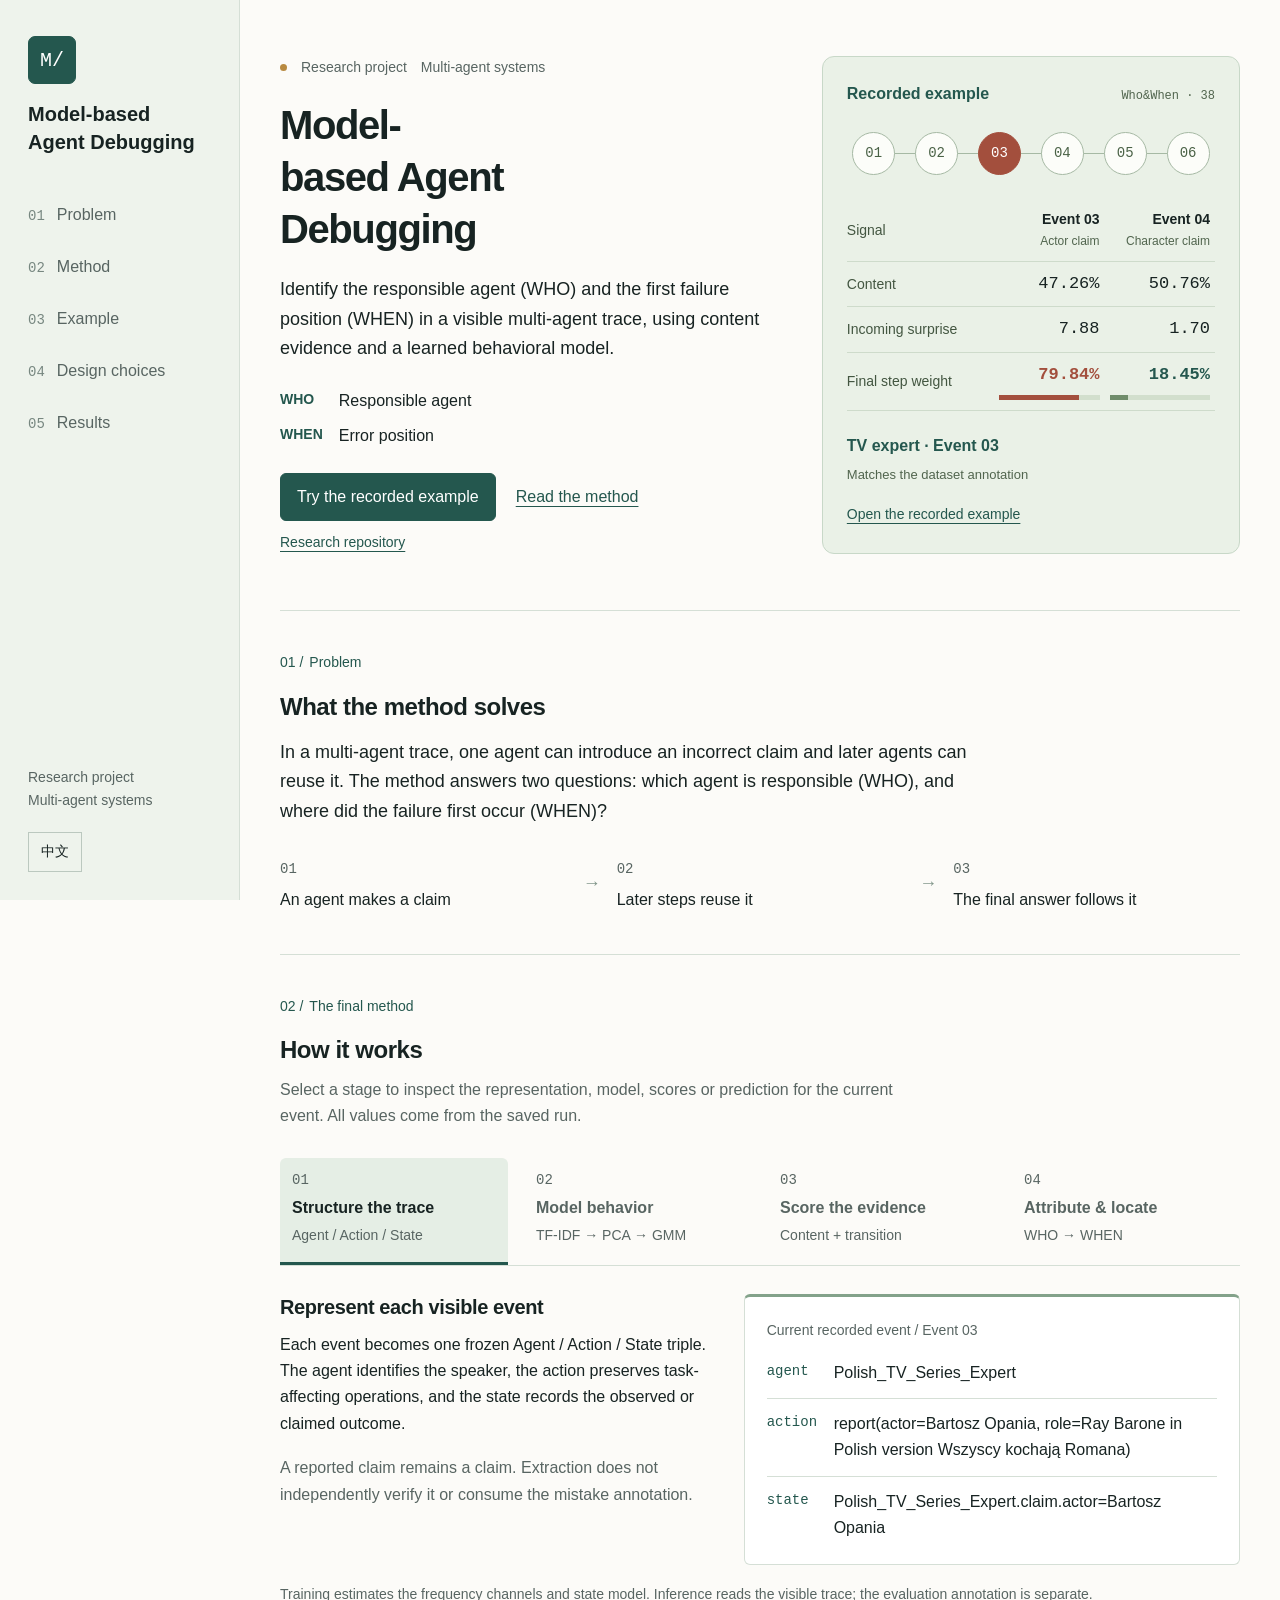
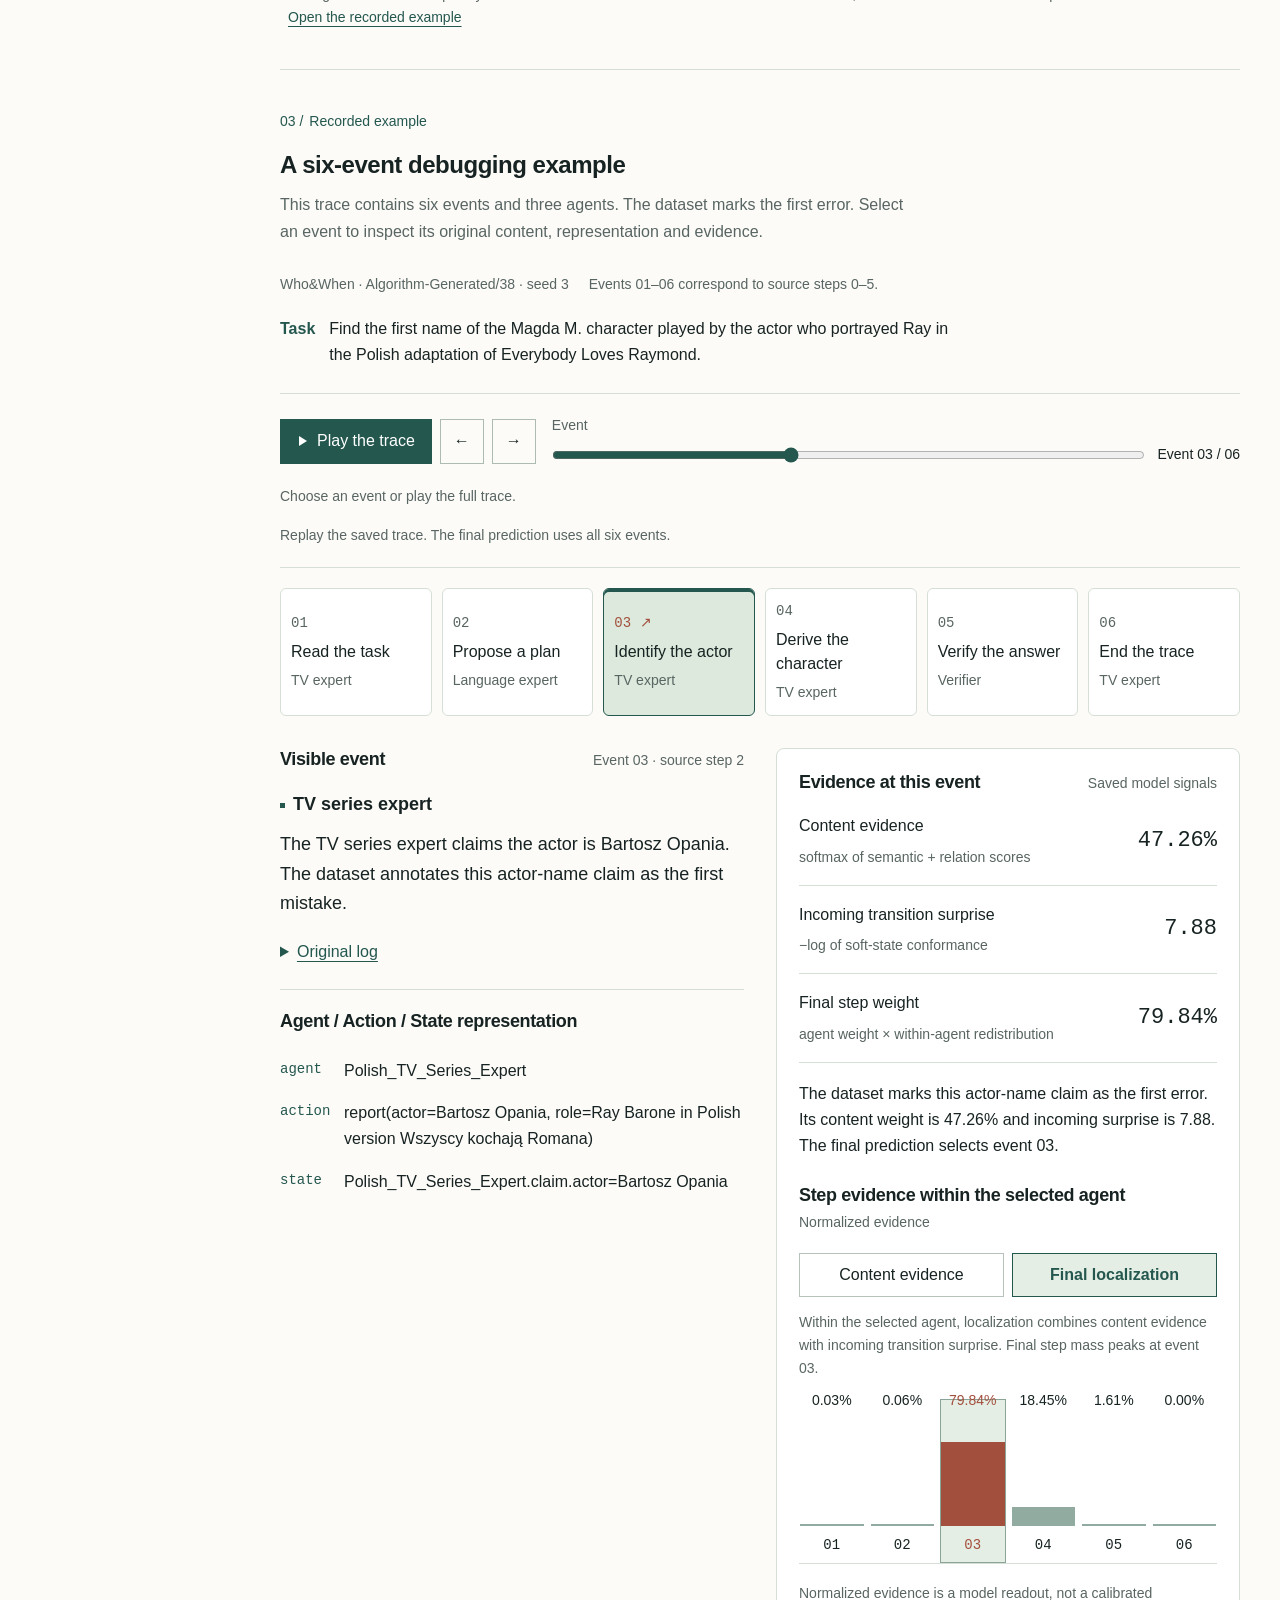
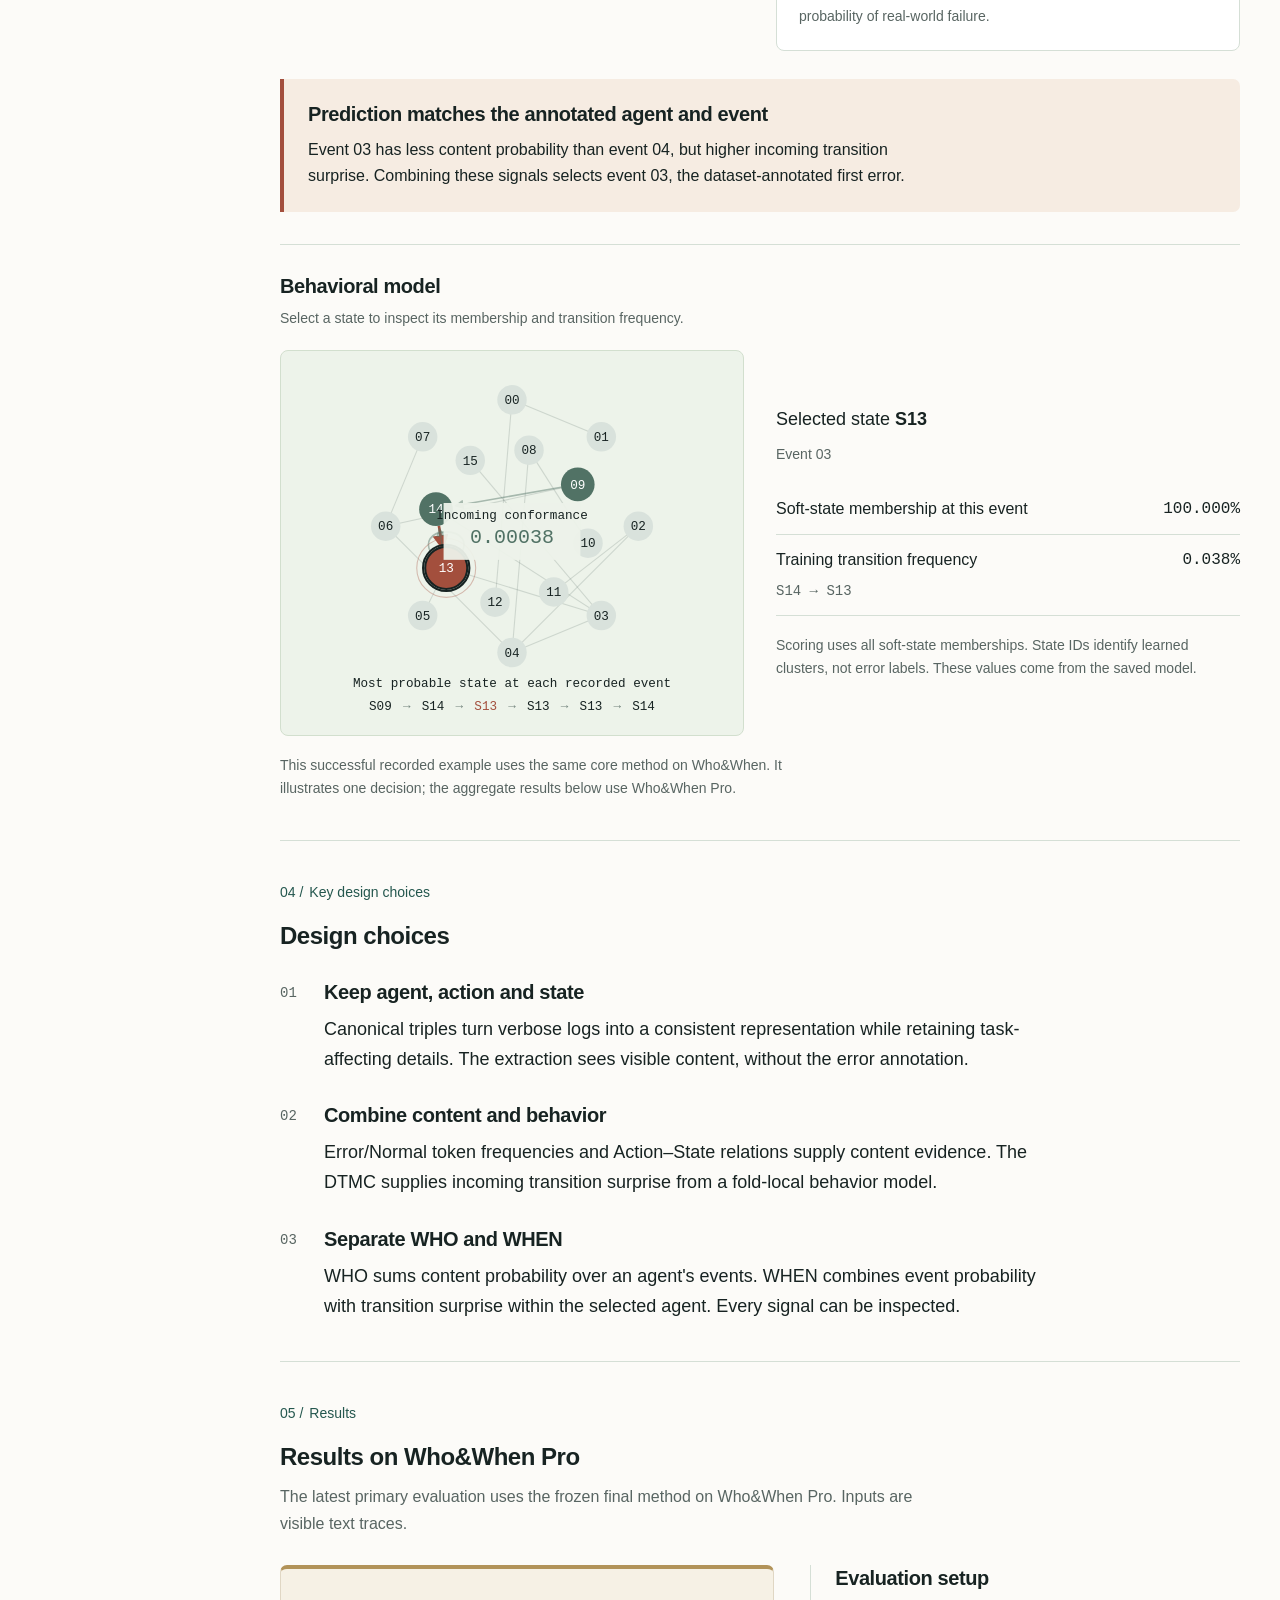
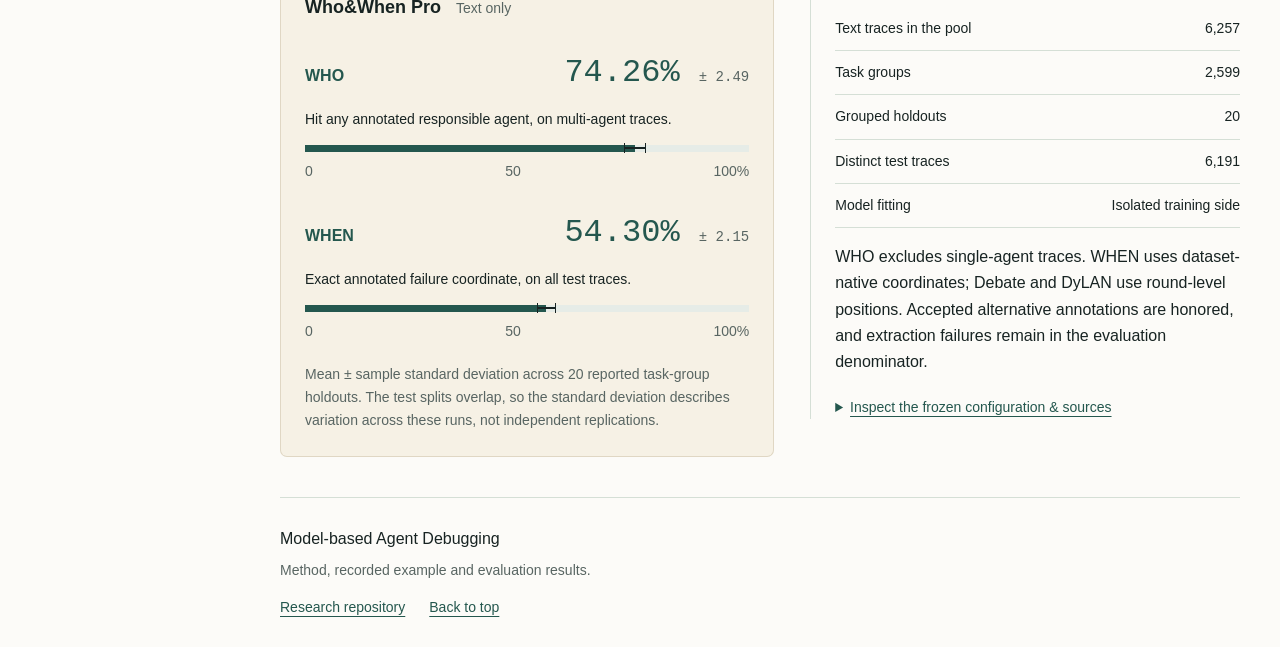
<file: docs/studio-project.html>
<!doctype html>
<html lang="en">
<head>
  <meta charset="utf-8">
  <meta name="viewport" content="width=device-width,initial-scale=1">
  <meta name="description" content="An interactive research project on model-based failure attribution in multi-agent systems. Explore one final method through a recorded trace and evaluation evidence.">
  <title>Model-based Agent Debugging · Research Portfolio</title>
  <link rel="icon" href="data:image/svg+xml,%3Csvg xmlns='http://www.w3.org/2000/svg' viewBox='0 0 40 40'%3E%3Crect width='40' height='40' fill='%2324574e'/%3E%3Ctext x='20' y='29' text-anchor='middle' font-family='Verdana' font-size='28' fill='white'%3EM%3C/text%3E%3C/svg%3E">
  <meta name="theme-color" content="#24574e">
  <meta property="og:title" content="Model-based Agent Debugging">
  <meta property="og:description" content="Who caused the failure? Where did it begin? Explore a research method through a real multi-agent trace, a behavioral model, and evaluation evidence.">
  <meta property="og:type" content="website">
  <style>/* Research portfolio: readable prose with a visual, recorded case at its center. */
:root {
  --canvas: #fcfbf8;
  --surface: #f0f4ef;
  --paper: #fff;
  --ink: #172322;
  --ink-soft: #586562;
  --line: #d5dfd6;
  --accent: #24574e;
  --accent-soft: #e5eee5;
  --warm: #f6ece2;
  --olive: #92aba0;
  --olive-soft: #e6ece7;
  --olive-ink: #24574e;
  --error: #a34f3d;
  --error-light: #a34f3d;
  --on-forest: #172322;
  --on-forest-soft: #586562;
  --forest-line: #dce2de;
  --graph-muted: #75867f;
  --graph-path: #517265;
  --graph-active: #24574e;
  --graph-error: #a34f3d;
  --graph-label: #172322;
  --graph-idle: #d9e2dc;
  --graph-text: #fff;
  --graph-bg: #fff;
  --display: "Helvetica Neue", "Avenir Next", "Segoe UI", "PingFang SC", sans-serif;
  --body: "Avenir Next", "Trebuchet MS", "Segoe UI", "PingFang SC", sans-serif;
  --mono: "SFMono-Regular", Consolas, "Liberation Mono", monospace;
}

* { box-sizing: border-box; }
html { scroll-padding-top: 24px; }
body { margin: 0; background: var(--canvas); color: var(--ink); font-family: var(--body); font-size: 18px; line-height: 1.65; -webkit-font-smoothing: antialiased; }
main, .site-footer { width: min(calc(100% - 320px), 1000px); margin-left: 280px; margin-right: 40px; }
button, input { font: inherit; }
button { cursor: pointer; }
button:disabled { cursor: default; opacity: .4; }
a { color: var(--accent); text-decoration: underline; text-decoration-thickness: 1px; text-underline-offset: 4px; }
a:hover { color: var(--ink); }
button:focus-visible, input:focus-visible, a:focus-visible, summary:focus-visible, [tabindex]:focus-visible { outline: 2px solid var(--accent); outline-offset: 4px; }
::selection { background: #d9e9dd; color: var(--ink); }
[hidden] { display: none !important; }
img, svg { max-width: 100%; }
h1, h2, h3, p { margin: 0; }
h1, h2, h3 { font-family: var(--display); line-height: 1.3; font-weight: 600; letter-spacing: -.02em; }
h1 { font-size: 36px; }
h2 { font-size: 24px; }
h3 { font-size: 20px; }
p { max-width: 72ch; }
p + p { margin-top: 16px; }
.section-wrap { width: 100%; margin-inline: 0; padding-inline: 0; }
.skip-link { position: fixed; top: 12px; left: 12px; z-index: 10; padding: 10px 16px; color: #fff; background: var(--accent); transform: translateY(-200%); }
.skip-link:focus { transform: none; }
.site-header { position: fixed; inset: 0 auto 0 0; display: flex; flex-direction: column; align-items: flex-start; width: 240px; padding: 36px 28px 28px; border-right: 1px solid var(--line); background: #eef3ec; overflow-y: auto; }
.project-brand { display: flex; flex-direction: column; gap: 16px; order: 0; color: var(--ink); text-decoration: none; }
.project-mark { display: inline-flex; align-items: center; justify-content: center; width: 48px; height: 48px; border: 1px solid var(--accent); border-radius: 7px; background: var(--accent); color: #fff; font-family: var(--mono); font-size: 20px; }
.brand-title { font-family: var(--display); font-size: 20px; font-weight: 600; line-height: 1.4; }
.site-header nav { display: grid; order: 1; width: 100%; gap: 12px; margin-top: 40px; }
.site-header nav a { display: flex; align-items: baseline; gap: 12px; min-height: 40px; padding: 6px 10px; margin-inline: -10px; border-radius: 5px; color: var(--ink-soft); text-decoration: none; font-size: 16px; transition: background-color 160ms, color 160ms; }
.site-header nav a:hover, .site-header nav a[aria-current] { color: var(--accent); background: #dfe9dd; }
.nav-number { color: #778780; font-family: var(--mono); font-size: 14px; }
.sidebar-meta { order: 2; margin-top: auto; padding-top: 36px; color: var(--ink-soft); font-size: 14px; line-height: 1.65; }
.sidebar-meta p + p { margin-top: 8px; }
.sidebar-actions { display: grid; order: 3; justify-items: start; gap: 14px; width: 100%; margin-top: 20px; }
.language-button { min-height: 40px; padding: 7px 12px; margin-top: 20px; border: 1px solid #bbc8bf; border-radius: 0; background: transparent; color: var(--ink); font-size: 14px; }
.language-button:hover { background: var(--accent-soft); }
.saved-design { margin-top: 16px; font-size: 14px; }
.sidebar-actions .language-button, .sidebar-actions .saved-design { margin-top: 0; }
html[lang="en"] .only-zh, html[lang="zh-CN"] .only-en { display: none; }
.nav-progress { display: none; }

.hero { display: grid; grid-template-columns: minmax(0, 1.2fr) minmax(0, 1fr); gap: 40px; align-items: center; padding-block: 56px; }
.hero-copy { min-width: 0; }
.hero h1 { max-width: 14ch; font-size: 40px; letter-spacing: -.035em; text-wrap: balance; }
.studio-eyebrow { display: flex; flex-wrap: wrap; gap: 6px 14px; margin-bottom: 20px; color: var(--ink-soft); font-size: 14px; }
.studio-eyebrow::before { content: ""; width: 7px; height: 7px; margin-top: 8px; border-radius: 50%; background: #b88a41; }
.hero-description { margin-top: 20px; font-size: 18px; }
.project-scope { display: grid; grid-template-columns: auto minmax(0, 1fr); gap: 8px 16px; margin-block: 24px; font-size: 16px; }
.project-scope dt { color: var(--accent); font-size: 14px; font-weight: 600; }
.project-scope dd { margin: 0; }
.hero-actions { display: flex; flex-wrap: wrap; gap: 10px 20px; margin-top: 20px; font-size: 16px; }
.hero-actions a { align-self: center; }
.hero-actions a[href="#case"] { order: -1; padding: 10px 16px; border: 1px solid var(--accent); border-radius: 6px; background: var(--accent); color: #fff; text-decoration: none; transition: background-color 160ms; }
.hero-actions a[href="#case"]:hover { background: #173f37; }
.hero-actions .source-link { flex-basis: 100%; font-size: 14px; }
.studio-overview { min-width: 0; padding: 24px; border: 1px solid #c8d8c8; border-radius: 12px; background: #eaf1e7; }
.studio-overview-heading { display: flex; flex-wrap: wrap; align-items: baseline; justify-content: space-between; gap: 4px 12px; color: var(--accent); font-size: 16px; font-weight: 600; }
.studio-overview-heading small { color: #51654e; font: 12px/1.5 var(--mono); font-weight: 400; }
.mini-trace { position: relative; display: grid; grid-template-columns: repeat(6, minmax(0, 1fr)); gap: 9px; margin: 24px 0; padding: 0; list-style: none; }
.mini-trace::before { content: ""; position: absolute; left: 21px; right: 21px; top: 50%; border-top: 1px solid #a6b9a4; }
.mini-trace li { position: relative; display: grid; place-items: center; justify-self: center; width: 100%; max-width: 43px; aspect-ratio: 1; border: 1px solid #a6b9a4; border-radius: 50%; background: #fcfdf9; color: #496145; font: 14px/1 var(--mono); }
.mini-trace li.is-error { border-color: var(--error); background: var(--error); color: #fff; }
.mini-comparison { width: 100%; border-collapse: collapse; table-layout: fixed; font-size: 14px; line-height: 1.45; }
.mini-comparison th, .mini-comparison td { padding: 10px 5px; border-bottom: 1px solid #cedbcb; text-align: right; vertical-align: middle; font-variant-numeric: tabular-nums; }
.mini-comparison th:first-child { width: 40%; padding-left: 0; text-align: left; font-weight: 400; color: #435641; }
.mini-comparison thead th { color: var(--ink); font-weight: 600; }
.mini-comparison thead th small { display: block; margin-top: 4px; color: #51654e; font-size: 12px; font-weight: 400; }
.mini-comparison td { font-family: var(--mono); font-size: 17px; }
.mini-comparison .mini-final td { color: var(--accent); font-weight: 600; }
.mini-comparison .mini-final td:first-of-type { color: var(--error); }
.mini-bar { display: block; height: 5px; margin-top: 8px; background: #d2dfcd; }
.mini-bar > span { display: block; height: 100%; background: #708d6b; }
.mini-final td:first-of-type .mini-bar > span { background: var(--error); }
.mini-outcome { margin-top: 18px; padding-top: 4px; color: var(--ink); font-size: 16px; }
.mini-outcome strong { color: var(--accent); font-weight: 600; }
.mini-outcome > span { display: block; margin-top: 4px; color: #51654e; font-size: 13px; }
.studio-overview > a { display: inline-block; margin-top: 18px; font-size: 14px; }
.problem-section, .method-section, .case-section, .choices-section, .evaluation-section { padding-block: 40px; border-top: 1px solid var(--line); }
.section-index { display: flex; align-items: baseline; gap: 6px; margin-bottom: 16px; color: var(--accent); font-size: 14px; }
.problem-section h2, .choices-section h2 { margin-bottom: 16px; }
.problem-body, .choices-body { min-width: 0; }
.problem-body > p { font-size: 18px; }
.failure-sequence { display: flex; flex-wrap: wrap; align-items: center; gap: 16px; margin-top: 28px; font-size: 16px; }
.failure-sequence > div { flex: 1 1 130px; }
.failure-sequence > div > span { color: var(--ink-soft); font-family: var(--mono); font-size: 14px; }
.failure-sequence p { margin-top: 6px; font-size: 16px; }
.sequence-arrow { color: #81968a; font-size: 18px; }
.section-top { margin-bottom: 28px; }
.section-top > p { max-width: 72ch; margin-top: 12px; color: var(--ink-soft); font-size: 16px; }
.method-tabs { display: grid; grid-template-columns: repeat(4, minmax(0, 1fr)); gap: 16px; border-bottom: 1px solid var(--line); }
.method-tabs button { min-width: 0; padding: 12px 12px 16px; border: 0; border-bottom: 3px solid transparent; border-radius: 6px 6px 0 0; background: transparent; color: var(--ink-soft); text-align: left; font-size: 16px; line-height: 1.5; transition: background-color 160ms; }
.method-tabs button:hover { color: var(--accent); }
.method-tabs button[aria-selected="true"] { border-bottom-color: var(--accent); background: var(--accent-soft); color: var(--ink); }
.method-tabs button > span { display: block; margin-bottom: 5px; color: var(--ink-soft); font-family: var(--mono); font-size: 14px; }
.method-tabs button strong { display: block; font-weight: 600; }
.method-tabs button small { display: block; margin-top: 5px; color: var(--ink-soft); font-size: 14px; }
#method-panel { display: grid; grid-template-columns: minmax(0, 1fr) minmax(0, 1.15fr); align-items: start; gap: 32px; padding-top: 28px; }
.stage-copy, .stage-detail { min-width: 0; }
.stage-copy h3 { margin-bottom: 12px; }
.stage-copy > p { font-size: 16px; }
.stage-detail { padding: 22px; border: 1px solid var(--line); border-top: 3px solid #83a28a; border-radius: 6px; background: #fff; }
.stage-detail h4 { margin: 0 0 18px; color: var(--ink-soft); font-size: 14px; font-weight: 400; }
.detail-note, .method-caption { margin-top: 18px; color: var(--ink-soft); font-size: 14px; line-height: 1.65; }
.method-caption a { display: inline-block; margin-left: 8px; }
.triples { margin: 0; }
.triples > div { display: grid; grid-template-columns: 55px minmax(0, 1fr); gap: 12px; padding-block: 12px; border-bottom: 1px solid var(--line); }
.triples > div:first-child { padding-top: 0; }
.triples > div:last-child { padding-bottom: 0; border-bottom: 0; }
.triples dt { color: var(--accent); font-family: var(--mono); font-size: 14px; }
.triples dd { margin: 0; font-size: 16px; overflow-wrap: anywhere; }
.fit-sequence { display: flex; flex-wrap: wrap; align-items: center; gap: 8px; font-size: 14px; }
.fit-sequence b { color: var(--ink-soft); font-weight: 400; }
.q-bars { display: grid; gap: 14px; }
.q-row { display: grid; grid-template-columns: 40px minmax(0, 1fr) 62px; gap: 10px; align-items: center; font-family: var(--mono); font-size: 14px; }
.q-row > :last-child { text-align: right; }
.q-track { height: 6px; background: var(--olive-soft); }
.q-track > span, .q-track > i { display: block; height: 100%; background: var(--accent); }
.formula { padding-block: 14px; font-family: var(--mono); font-size: 15px; line-height: 1.8; overflow-wrap: anywhere; }
.formula .accent { color: var(--accent); }
.formula-value { display: grid; grid-template-columns: repeat(3, minmax(0, 1fr)); gap: 12px; padding-top: 18px; border-top: 1px solid var(--line); }
.formula-value > div { display: grid; gap: 8px; align-content: start; }
.formula-value small { color: var(--ink-soft); font-size: 14px; }
.formula-value strong { font-family: var(--mono); font-size: 20px; font-weight: 400; }
.agent-row { display: grid; grid-template-columns: minmax(0, 1fr) auto; gap: 12px; padding-block: 10px; border-bottom: 1px solid var(--line); font-size: 16px; }
.agent-row strong { font-family: var(--mono); font-weight: 400; }
.method-readout { display: grid; gap: 8px; margin-top: 10px; padding-top: 16px; border-top: 1px solid var(--line); font-size: 16px; }

.case-meta { display: flex; flex-wrap: wrap; gap: 6px 20px; color: var(--ink-soft); font-size: 14px; }
.task-line { display: grid; grid-template-columns: auto minmax(0, 1fr); gap: 14px; margin-top: 20px; font-size: 16px; }
.task-line > span { color: var(--accent); font-weight: 600; }
.case-controls { display: flex; flex-wrap: wrap; align-items: center; gap: 16px; margin-top: 24px; padding-block: 20px; border-block: 1px solid var(--line); }
.playback-actions { display: flex; align-items: center; gap: 8px; min-width: 0; }
.case-controls button { display: inline-flex; align-items: center; justify-content: center; gap: 8px; min-height: 44px; padding: 8px 16px; border: 1px solid #adbbb2; border-radius: 0; background: transparent; color: var(--ink); font-size: 16px; }
.case-controls button:hover:not(:disabled) { background: var(--accent-soft); }
.case-controls .playback-mainbutton { min-width: 150px; background: var(--accent); border-color: var(--accent); color: #fff; }
.case-controls .playback-mainbutton:hover:not(:disabled) { background: #1c463e; }
#trace-prev, #trace-next { width: 44px; flex: 0 0 44px; padding-inline: 0; }
.play-icon { position: relative; width: 12px; height: 14px; font-size: 0; }
.play-icon::before { content: ""; position: absolute; top: 2px; left: 2px; border-top: 5px solid transparent; border-bottom: 5px solid transparent; border-left: 8px solid currentColor; }
.playback-mainbutton[aria-pressed="true"] .play-icon::before { top: 1px; left: 1px; width: 10px; height: 12px; border: 0; border-inline: 3px solid currentColor; }
.trace-scrubber { display: grid; grid-template-columns: minmax(0, 1fr) auto; align-items: center; flex: 1 1 260px; min-width: 0; gap: 4px 12px; }
.trace-scrubber > span { grid-column: 1 / -1; color: var(--ink-soft); font-size: 14px; }
#trace-scrubber { width: 100%; min-width: 0; height: 28px; margin: 0; accent-color: var(--accent); }
#playback-position { font-size: 14px; white-space: nowrap; }
.case-controls .playback-hint { flex-basis: 100%; margin: 0; color: var(--ink-soft); font-size: 14px; }
#playback-status:empty { display: none; }
.trace-timeline { display: grid; grid-template-columns: repeat(6, minmax(0, 1fr)); gap: 10px; margin-top: 20px; }
.trace-event { min-width: 0; padding: 12px 10px; border: 1px solid var(--line); border-radius: 6px; background: #fff; color: var(--ink); text-align: left; font-size: 16px; line-height: 1.5; overflow-wrap: anywhere; transition: background-color 160ms, border-color 160ms; }
.trace-event:hover { background: var(--surface); }
.trace-event[aria-pressed="true"] { border-color: var(--accent); background: #dce9dc; box-shadow: inset 0 3px var(--accent); }
.event-number { display: block; margin-bottom: 6px; color: var(--ink-soft); font-family: var(--mono); font-size: 14px; }
.trace-event strong { display: block; font-size: 16px; font-weight: 500; }
.trace-event small { display: block; margin-top: 6px; color: var(--ink-soft); font-size: 14px; }
.trace-event.error-event .event-number { color: var(--error); }
.case-layout { display: grid; grid-template-columns: minmax(0, 1fr) minmax(0, 1fr); gap: 32px; align-items: start; margin-top: 32px; }
.trace-pane, .evidence-pane { min-width: 0; }
.evidence-pane { padding: 22px; border: 1px solid var(--line); border-radius: 8px; background: #fff; }
.pane-heading { display: flex; flex-wrap: wrap; align-items: baseline; justify-content: space-between; gap: 6px 14px; margin-bottom: 18px; }
.pane-heading h3 { font-size: 18px; }
.pane-heading > span, .pane-tag { color: var(--ink-soft); font-size: 14px; }
.trace-speaker { display: flex; align-items: center; gap: 8px; margin-bottom: 10px; font-size: 18px; }
.trace-speaker strong { font-weight: 600; }
#speaker-dot { width: 5px; height: 5px; background: var(--accent); }
.event-summary { font-size: 18px; }
.original-log { margin-top: 20px; font-size: 16px; }
.original-log summary { cursor: pointer; color: var(--accent); text-decoration: underline; text-underline-offset: 4px; }
.original-log pre { max-height: 320px; padding: 14px; border: 1px solid var(--line); background: var(--surface); font: 14px/1.65 var(--mono); white-space: pre-wrap; overflow-wrap: anywhere; overflow-y: auto; }
.representation { margin-top: 24px; padding-top: 20px; border-top: 1px solid var(--line); }
.representation h3 { font-size: 18px; }
#case-triple { margin: 16px 0 0; }
#case-triple > div { display: grid; grid-template-columns: 52px minmax(0, 1fr); gap: 12px; padding-block: 8px; }
.representation dt { color: var(--accent); font-family: var(--mono); font-size: 14px; }
.representation dd { margin: 0; font-size: 16px; overflow-wrap: anywhere; }
.signal-row { display: grid; grid-template-columns: minmax(0, 1fr) auto; gap: 12px; align-items: center; padding-block: 16px; border-bottom: 1px solid var(--line); }
.signal-row:first-child { padding-top: 0; }
.signal-row > div { display: grid; gap: 6px; min-width: 0; }
.signal-row span { font-size: 16px; }
.signal-row small { color: var(--ink-soft); font-size: 14px; }
.signal-row strong { font-family: var(--mono); font-size: 22px; font-weight: 400; }
.event-explanation { margin-top: 18px; font-size: 16px; }
.distribution-heading { margin-top: 24px; }
.distribution-heading h3 { font-size: 18px; }
.distribution-heading > span { color: var(--ink-soft); font-size: 14px; }
.evidence-toggle { display: grid; grid-template-columns: repeat(2, minmax(0, 1fr)); gap: 8px; margin-top: 16px; }
.evidence-toggle button { min-width: 0; min-height: 44px; padding: 8px; border: 1px solid #b7c3ba; border-radius: 0; background: transparent; color: var(--ink); font-size: 16px; }
.evidence-toggle button:hover { background: var(--surface); }
.evidence-toggle button[aria-pressed="true"] { border-color: var(--accent); background: var(--accent-soft); color: var(--accent); font-weight: 600; }
#evidence-mode-note { margin-top: 14px; color: var(--ink-soft); font-size: 14px; }
.distribution-bars { display: grid; grid-template-columns: repeat(6, minmax(0, 1fr)); gap: 5px; align-items: end; margin-top: 18px; border-bottom: 1px solid var(--line); }
.distribution-cell { display: flex; flex-direction: column; align-items: center; justify-content: flex-end; min-width: 0; height: 164px; padding: 4px 0; gap: 8px; border: 1px solid transparent; border-radius: 0; background: transparent; color: var(--ink); }
.distribution-cell:hover { background: var(--surface); }
.distribution-cell[aria-pressed="true"] { border-color: #8aa497; background: var(--accent-soft); }
.distribution-value { display: block; font-family: Arial, sans-serif; font-size: 14px; font-variant-numeric: tabular-nums; white-space: nowrap; }
.distribution-column { display: flex; align-items: flex-end; width: 100%; height: 106px; flex: 0 0 106px; }
.distribution-column > span { display: block; width: 100%; min-height: 2px; background: var(--olive); }
.distribution-cell.selected .distribution-column > span { background: var(--accent); }
.distribution-cell.error .distribution-column > span { background: var(--error); }
.distribution-event { font-family: var(--mono); font-size: 14px; }
.signal-footnote, .case-qualification { margin-top: 18px; color: var(--ink-soft); font-size: 14px; }
.error { color: var(--error); }
.case-takeaway { margin-top: 28px; padding: 22px 24px; border-left: 4px solid var(--error); border-radius: 0 7px 7px 0; background: var(--warm); }
.case-takeaway h3 { margin-bottom: 10px; font-size: 20px; }
.case-takeaway p { font-size: 16px; }
.case-model { display: grid; grid-template-columns: minmax(0, 1fr) minmax(0, 1fr); gap: 20px 32px; align-items: center; margin-top: 32px; padding-top: 28px; border-top: 1px solid var(--line); }
.case-model-header { grid-column: 1 / -1; }
.case-model-header h3 { font-size: 20px; }
.case-model-header > span { display: block; margin-top: 8px; color: var(--ink-soft); font-size: 14px; }
.model-graph { --graph-bg: #edf3ea; width: 100%; min-width: 0; padding: 12px; border: 1px solid #d2dfce; border-radius: 8px; background: #edf3ea; }
.model-graph svg { display: block; width: 100%; height: auto; max-height: 360px; }
.model-graph text { font-family: var(--mono); }
.state-node[role="button"] { cursor: pointer; outline: none; }
.state-node[role="button"]:hover > circle:not(.state-halo), .state-node[role="button"]:focus-visible > circle:not(.state-halo), .state-node[aria-pressed="true"] > circle:not(.state-halo) { stroke: var(--ink); stroke-width: 2px; }
.state-node text { pointer-events: none; }
.graph-particle { display: none; }
.active-transition { stroke-dasharray: 0; }
.graph-inspector { min-width: 0; font-size: 16px; }
.graph-inspector h4 { margin: 0; font-size: 18px; font-weight: 400; }
.graph-inspector > p { margin-top: 8px; color: var(--ink-soft); font-size: 14px; }
.graph-inspector dl { margin-block: 18px; }
.graph-inspector dl > div { display: grid; grid-template-columns: minmax(0, 1fr) auto; gap: 12px; padding-block: 12px; border-bottom: 1px solid var(--line); }
.graph-inspector dt { font-size: 16px; }
.graph-inspector dt > small { display: block; margin-top: 6px; color: var(--ink-soft); font-family: var(--mono); font-size: 14px; }
.graph-inspector dd { margin: 0; font-family: var(--mono); font-size: 16px; }
.design-choice { display: grid; grid-template-columns: 28px minmax(0, 1fr); gap: 16px; margin-top: 28px; }
.design-choice > span { padding-top: 3px; color: var(--ink-soft); font-family: var(--mono); font-size: 14px; }
.design-choice h3 { margin-bottom: 10px; font-size: 20px; }
.design-choice p { font-size: 18px; }
.evaluation-layout { display: grid; grid-template-columns: minmax(0, 1.15fr) minmax(0, 1fr); gap: 36px; align-items: start; }
.evaluation-results { min-width: 0; padding: 24px; border: 1px solid #e0d7c4; border-top: 4px solid #b29359; border-radius: 7px; background: #f6f1e5; }
.benchmark-label { font-size: 18px; font-weight: 600; }
.benchmark-label > span { margin-left: 10px; color: var(--ink-soft); font-size: 14px; font-weight: 400; }
.metric-result { margin-top: 24px; }
.metric-result-top { display: flex; flex-wrap: wrap; align-items: baseline; justify-content: space-between; gap: 8px 12px; }
.metric-result-top > span { color: var(--accent); font-size: 16px; font-weight: 600; }
.metric-result-top strong { color: var(--accent); font-family: var(--mono); font-size: 32px; font-weight: 500; }
.metric-result-top small { color: var(--ink-soft); font-size: 14px; }
.metric-result > p { margin-block: 8px 14px; font-size: 14px; }
.metric-track { position: relative; height: 7px; background: var(--olive-soft); }
.metric-track > span { display: block; height: 100%; background: var(--accent); }
.metric-error { position: absolute; top: 50%; height: 2px; background: var(--ink); transform: translateY(-50%); }
.metric-error::before, .metric-error::after { content: ""; position: absolute; top: -4px; height: 10px; width: 1px; background: var(--ink); }
.metric-error::after { right: 0; }
.metric-ticks { display: flex; justify-content: space-between; margin-top: 8px; color: var(--ink-soft); font-size: 14px; }
.evaluation-results > p { margin-top: 20px; color: var(--ink-soft); font-size: 14px; }
.protocol-summary { min-width: 0; padding-left: 24px; border-left: 1px solid var(--line); font-size: 16px; }
.protocol-summary h3 { font-size: 20px; }
.protocol-summary dl { margin-block: 16px; }
.protocol-summary dl > div { display: grid; grid-template-columns: minmax(0, 1fr) auto; gap: 12px; padding-block: 10px; border-bottom: 1px solid var(--line); }
.protocol-summary dt { font-size: 14px; }
.protocol-summary dd { margin: 0; font-size: 14px; text-align: right; }
.protocol-summary details { margin-top: 20px; }
.protocol-summary summary { color: var(--accent); text-decoration: underline; text-underline-offset: 4px; cursor: pointer; font-size: 14px; }
#method-config { margin-top: 16px; white-space: pre-line; overflow-wrap: anywhere; font: 14px/1.65 var(--mono); }
#source-evidence { margin-top: 18px; overflow-wrap: anywhere; font: 14px/1.65 var(--mono); }
.site-footer { display: flex; flex-wrap: wrap; align-items: center; gap: 14px 24px; width: min(calc(100% - 320px), 1000px); margin-left: 280px; margin-right: 40px; padding-block: 28px; border-top: 1px solid var(--line); color: var(--ink-soft); font-size: 14px; }
.site-footer > div { flex-basis: 100%; }
.site-footer strong { color: var(--ink); font-size: 16px; font-weight: 500; }
.site-footer p { margin-top: 6px; }
.site-footer a { font-size: 14px; }
#load-error { width: min(calc(100% - 320px), 1000px); margin: 20px 40px 20px 280px; padding: 16px; border-left: 3px solid var(--error); font-size: 16px; }
.reveal-ready, .is-visible, .event-change { opacity: 1; transform: none; animation: none; transition: none; }

@media (max-width: 1100px) {
  .site-header { position: static; flex-direction: row; align-items: center; flex-wrap: wrap; gap: 16px 28px; width: min(calc(100% - 64px), 960px); margin-inline: auto; padding: 24px 0; border-right: 0; border-bottom: 1px solid var(--line); background: transparent; overflow: visible; }
  .project-brand { flex-direction: row; align-items: center; gap: 12px; }
  .brand-title { max-width: 230px; font-size: 18px; }
  .project-mark { width: 36px; height: 36px; font-size: 16px; }
  .site-header nav { display: flex; flex-wrap: wrap; gap: 20px; width: auto; margin: 0 0 0 auto; }
  .site-header nav a { gap: 6px; font-size: 16px; }
  .sidebar-meta { display: none; }
  .sidebar-actions { display: flex; order: 2; align-items: center; flex-wrap: wrap; gap: 12px; width: auto; margin-top: 0; }
  .language-button { margin-top: 0; }
  .saved-design { flex-basis: 100%; margin-top: 0; text-align: right; }
  main, .site-footer, #load-error { width: min(calc(100% - 64px), 960px); margin-inline: auto; }
  .hero { padding-block: 44px; gap: 40px; }
}

@media (max-width: 800px) {
  .site-header { gap: 12px 20px; }
  .site-header nav { order: 3; width: 100%; margin-left: 0; }
  .language-button { margin-left: auto; }
  .saved-design { order: 4; text-align: left; }
  .sidebar-actions { margin-left: auto; }
  .hero { grid-template-columns: 1fr; gap: 28px; }
  .hero h1 { max-width: none; }
  .studio-overview { max-width: 520px; width: 100%; }
  #method-panel, .case-layout, .evaluation-layout { grid-template-columns: 1fr; gap: 24px; }
  .trace-timeline { grid-template-columns: repeat(3, minmax(0, 1fr)); }
  .trace-scrubber { flex-basis: 100%; }
  .protocol-summary { padding: 24px 0 0; border-left: 0; border-top: 1px solid var(--line); }
}

@media (max-width: 600px) {
  .site-header, main, .site-footer, #load-error { width: calc(100% - 32px); }
  .site-header { padding-block: 16px; gap: 12px; }
  .project-brand { flex: 1 1 180px; }
  .brand-title { max-width: 170px; font-size: 16px; }
  .site-header nav { gap: 20px; }
  .site-header nav { order: 1; gap: 4px 16px; }
  .sidebar-actions { order: 2; width: 100%; margin-left: 0; gap: 16px; }
  .sidebar-actions .saved-design { flex-basis: auto; text-align: left; }
  .site-header nav a { font-size: 16px; }
  .nav-number { font-size: 14px; }
  .hero { grid-template-columns: 1fr; gap: 32px; padding-block: 32px; }
  .hero h1 { max-width: none; font-size: 32px; }
  html[lang="zh-CN"] h1 { font-size: clamp(24px, 7vw, 28px); }
  .studio-eyebrow { margin-bottom: 16px; }
  .studio-overview { padding: 18px 14px; }
  .mini-comparison th, .mini-comparison td { padding-inline: 3px; }
  .mini-comparison td { font-size: 15px; }
  .mini-comparison th:first-child { width: 38%; }
  .mini-trace { gap: 7px; }
  .problem-section, .method-section, .case-section, .choices-section, .evaluation-section { padding-block: 32px; }
  .failure-sequence { display: grid; gap: 12px; }
  .failure-sequence > div { display: grid; grid-template-columns: 24px minmax(0, 1fr); gap: 10px; }
  .failure-sequence p { margin-top: 0; }
  .failure-sequence > .sequence-arrow { display: none; }
  .method-tabs { grid-template-columns: repeat(2, minmax(0, 1fr)); gap: 8px 16px; }
  .method-tabs button small { overflow-wrap: anywhere; }
  .stage-detail { padding: 16px; }
  .formula-value { gap: 8px; }
  .formula-value strong { font-size: 18px; }
  .playback-actions { width: 100%; }
  .case-controls .playback-mainbutton { flex: 1; min-width: 0; padding-inline: 10px; }
  .trace-timeline { grid-template-columns: repeat(2, minmax(0, 1fr)); }
  .case-layout { margin-top: 24px; }
  .evidence-pane { padding: 20px 0 0; border: 0; border-top: 1px solid var(--line); border-radius: 0; background: transparent; }
  .signal-row strong { font-size: 20px; }
  .distribution-bars { gap: 0; }
  .distribution-value { letter-spacing: -.03em; }
  .case-model { grid-template-columns: 1fr; gap: 20px; }
  .case-model .model-graph svg { max-height: 320px; }
  .case-takeaway { padding: 18px; }
  .evaluation-results { padding: 20px 16px; }
  .metric-result-top strong { font-size: 26px; }
}

@media (prefers-reduced-motion: reduce) {
  *, *::before, *::after { animation: none !important; transition: none !important; scroll-behavior: auto !important; }
}

@media print {
  @page { margin: 16mm; }
  body { font-size: 10pt; }
  .site-header { position: static; width: 100%; border: 0; padding: 0 0 16px; }
  .site-header nav, .language-button, .saved-design, .sidebar-meta, .case-controls, .method-tabs, .evidence-toggle, .back-top { display: none; }
  .project-brand { flex-direction: row; align-items: center; }
  main, .site-footer, #load-error { width: 100%; margin: 0; }
  h1 { font-size: 24pt; }
  h2 { font-size: 17pt; }
  h3 { font-size: 13pt; }
  .hero { padding-block: 20px; gap: 24px; }
  .problem-section, .method-section, .case-section, .choices-section, .evaluation-section { padding-block: 20px; }
  .stage-detail, .evidence-pane, .case-model, .metric-result { break-inside: avoid; }
  .original-log pre { max-height: none; overflow: visible; }
  .state-node, .distribution-column, .metric-track { print-color-adjust: exact; }
  a { text-decoration: none; }
}
</style>
  <script>window.PORTFOLIO_DATA={"project": {"config": {"extraction": {"model": "DeepSeek-V4.1-Flash"}, "semantic": {"alpha": 0.075}, "relation": {"alpha": 0.4}, "abstraction": {"pca": {"dimensions": 32}, "gmm": {"states": 16}}, "dtmc": {"alpha": 0.1}}, "readout": {"content_probability": "p_t = softmax(S_t + R_t)", "who": "a* = argmax_a sum_{t:agent_t=a} p_t", "incoming_conformance": "c_0 = r_0 · pi; c_t = r_(t-1) · T · r_t for t > 0", "transition_surprise": "h_t = -log(c_t)", "when": "t* = argmax_{t:agent_t=a*} p_t h_t"}}, "evaluation": {"dataset": "Who&When Pro", "total_traces": 6257, "task_groups": 2599, "metrics": {"who": {"mean": 0.7425870292554718, "sample_sd": 0.02490720773814991}, "when": {"mean": 0.5429993936851771, "sample_sd": 0.021520567401810745}}, "protocol": {"splits": 20, "unique_test_traces": 6191}}, "provenance": {"source_files": ["Who&When Pro · canonical_primary · frozen 20 task-group holdouts", "Who&When · Algorithm-Generated/38 · recorded model, seed 3"]}};window.PORTFOLIO_CASE={"visible_steps": [{"content": "You are given: (1) a task and advises from your manager with a specific plan and (2) a general task.\nCollect information from the general task, follow the suggestions from manager to solve the task.\n\n# General Task\nWho did the actor who played Ray in the Polish-language version of Everybody Loves Raymond play in Magda M.? Give only the first name. Please solve the problem carefully.\n\n# Task and suggestions from manager\n## Task description\nIdentify the first name of the character played by the actor who portrayed Ray in the Polish-language version of 'Everybody Loves Raymond' in the TV series 'Magda M.'.\n\n## Plan for solving the task\n1. Identify the actor who played Ray in the Polish-language version of 'Everybody Loves Raymond'.\n2. Determine the character that this actor played in the TV series 'Magda M.'.\n3. Extract and provide the first name of the character.\n\n## Output format\nProvide only the first name of the character.\n\n## Constraints and conditions for completion\n- Ensure the accuracy of the actor's identification and the character's name in 'Magda M.'.\n- Provide the information in a clear and concise manner. "}, {"content": "To solve the task, let's proceed with the plan step-by-step.\n\n### Step 1: Identify the actor who played Ray in the Polish-language version of 'Everybody Loves Raymond'\nFirst, we need to determine the actor who voiced or played the role of Ray Barone in the Polish-language version of 'Everybody Loves Raymond'.\n\n### Step 2: Determine the character this actor played in 'Magda M.'\nAfter identifying the actor, we will need to find out which character he portrayed in the Polish TV series 'Magda M.'.\n\n### Step 3: Extract and provide the first name of the character\nFinally, we will extract and provide the first name of the character this actor played in 'Magda M.'.\n\nLet's start by performing a web search to find out who played Ray Barone in the Polish-language version of 'Everybody Loves Raymond'.\n\nI'll initiate a search query for this information."}, {"content": "The Polish-language version of 'Everybody Loves Raymond' is called 'Wszyscy kochają Romana'. The actor who played Ray Barone (Roman in the Polish version) is Bartosz Opania.\n\nNow, let's proceed to the second step and find out which character Bartosz Opania played in the TV series 'Magda M.'."}, {"content": "Bartosz Opania played the character Piotr Korzecki in the TV series 'Magda M.'.\n\n### Step 3: Extract and provide the first name of the character\nThe first name of the character played by Bartosz Opania in 'Magda M.' is Piotr."}, {"content": "Based on the information provided, we can conclude that the first name of the character played by the actor who portrayed Ray in the Polish-language version of 'Everybody Loves Raymond' in 'Magda M.' is:\n\n**Piotr**\n\nI have verified the steps carefully, and all findings are accurate. If everyone agrees, we can conclude the task.\n\nTERMINATE"}, {"content": "TERMINATE"}], "extracted_triples": [{"agent": "Polish_TV_Series_Expert", "action": "present_task(task=identify first name of character played by actor who played Ray in Polish Everybody Loves Raymond in Magda M.)", "state": "record.observation=not_reported"}, {"agent": "PolishLanguage_Expert", "action": "propose_plan(steps=[identify actor, determine character, extract first name])", "state": "record.observation=not_reported"}, {"agent": "Polish_TV_Series_Expert", "action": "report(actor=Bartosz Opania, role=Ray Barone in Polish version Wszyscy kochają Romana)", "state": "Polish_TV_Series_Expert.claim.actor=Bartosz Opania"}, {"agent": "Polish_TV_Series_Expert", "action": "report(character=Piotr Korzecki in Magda M., actor=Bartosz Opania)", "state": "Polish_TV_Series_Expert.claim.character=Piotr Korzecki"}, {"agent": "Verification_Expert", "action": "report(conclusion=first name is Piotr)", "state": "Verification_Expert.claim.first_name=Piotr"}, {"agent": "Polish_TV_Series_Expert", "action": "terminate()", "state": "record.observation=not_reported"}], "steps": [{"agent": "Polish_TV_Series_Expert", "content_probability": 0.0030885691961946697, "dtmc_surprise": 0.5198540159285965, "fused_evidence": 0.0016056051001151561, "incoming_conformance": 0.5946073448356458, "abstract_state_argmax": 9, "final_step_mass": 0.0003440639815852355}, {"agent": "PolishLanguage_Expert", "content_probability": 0.0006345130013701304, "dtmc_surprise": 2.3712108098164677, "fused_evidence": 0.0015045640878179447, "incoming_conformance": 0.09336760739357829, "abstract_state_argmax": 14, "final_step_mass": 0.0006345130013701304}, {"agent": "Polish_TV_Series_Expert", "content_probability": 0.472617400002396, "dtmc_surprise": 7.88306820400663, "fused_evidence": 3.7256751986191707, "incoming_conformance": 0.0003770743391024816, "abstract_state_argmax": 13, "final_step_mass": 0.7983723038985971}, {"agent": "Polish_TV_Series_Expert", "content_probability": 0.507550898349701, "dtmc_surprise": 1.6967590871164668, "fused_evidence": 0.8611915989489813, "incoming_conformance": 0.18327654588642914, "abstract_state_argmax": 13, "final_step_mass": 0.18454413879283918}, {"agent": "Verification_Expert", "content_probability": 0.01610048938288386, "dtmc_surprise": 1.6967590871164668, "fused_evidence": 0.027318651667430385, "incoming_conformance": 0.18327654588642914, "abstract_state_argmax": 13, "final_step_mass": 0.01610048938288386}, {"agent": "Polish_TV_Series_Expert", "content_probability": 8.130067454408478e-06, "dtmc_surprise": 2.5777624649268365, "fused_evidence": 2.095738272129745e-05, "incoming_conformance": 0.0759437408397046, "abstract_state_argmax": 14, "final_step_mass": 4.490942724445793e-06}], "agent_masses": {"Polish_TV_Series_Expert": 0.983264997615746, "PolishLanguage_Expert": 0.0006345130013701304, "Verification_Expert": 0.01610048938288386}, "prediction": {"predicted_agent": "Polish_TV_Series_Expert", "predicted_step": 2}, "annotation": {"gold_step": 2}, "saved_model": {"initial_probability": [0.3007816175668733, 0.0009041591320072338, 0.0009041591320072338, 0.0009057255725884128, 0.0009041591320072338, 0.0009041591320072338, 0.0009041591320072338, 0.0031645569619368537, 0.017642265278732795, 0.5946073505871096, 0.005425154718517536, 0.005424954795404095, 0.0009041591320072338, 0.0009041591320072338, 0.06481510146277956, 0.0009041591320072338], "transition_probability": [[0.09656121034032138, 0.692352558333174, 0.000569448350701334, 0.027023682332490747, 0.006256859501689401, 0.0005684086227795364, 0.0005684022555071482, 0.0005683866563880663, 0.01751476969194213, 0.04031036533251262, 0.0005683866563881484, 0.0005683866563891872, 0.046041333011835536, 0.06584720675213321, 0.0041122088493596096, 0.0005683866563880663], [0.37638965819042725, 0.016154247694558532, 0.00052462103444879, 0.2195106659919393, 0.005880036616789156, 0.00052462103444879, 0.00052462103444879, 0.009103377873734645, 0.034022203849268705, 0.15994801914734255, 0.009610654098947307, 0.0028538542423780606, 0.0005246613677584718, 0.12415198356031744, 0.039752153228188786, 0.0005246210350034584], [0.00844360273894643, 0.05332283710555916, 0.0007730962504831854, 0.045229911750193294, 0.5318984195184406, 0.0007730962504831854, 0.0007730962504831854, 0.0007730962504831854, 0.0007731170655430931, 0.03943265587371239, 0.0007730962504831854, 0.10900642983389633, 0.0007730962504831854, 0.004652052610023764, 0.1361169885745851, 0.0664854074262006], [0.008301285344038751, 0.002729728093021753, 0.00026983040753672776, 0.005666502861003592, 0.05722840441977169, 0.0002697626548372663, 0.0002702427546790264, 0.0015890042170395183, 0.009698956437190846, 0.4137108184267112, 0.0002703342089813608, 0.0004318864246314277, 0.0016162844065350116, 0.00026948812024033626, 0.4920206750598092, 0.005656796163972237], [0.005735209599470997, 0.005775184508098522, 0.0005213168255420704, 0.8124024123008583, 0.037015715655933895, 0.0005213168255420704, 0.0005213168255420704, 0.024630544751866407, 0.00343813370784413, 0.01362695932073316, 0.06240750369599111, 0.0005229876113262164, 0.0005213309108060302, 0.015809035076411758, 0.013424562424345655, 0.0031264699596876906], [0.0533980582524265, 0.22238740574682736, 0.004854368932038835, 0.004854368932038838, 0.053504706126512036, 0.004854368932038835, 0.004854368932038835, 0.004854368932038835, 0.004854368932038836, 0.004854368932038835, 0.004854368932038835, 0.004854368932038835, 0.004854368932038835, 0.6124574026897677, 0.00485436893203925, 0.004854368932038835], [0.0012167917258162643, 0.1835741724356246, 0.0012167917258162643, 0.028594684464519852, 0.6837800775183898, 0.0012167917258162643, 0.0012167917258162643, 0.007300750385658103, 0.0012169630626033578, 0.025552626221244417, 0.007300500100179326, 0.0012167917258175808, 0.0012167917258162643, 0.01035818160145103, 0.0012167917260450234, 0.04380450212938551], [0.005931240172591037, 0.005931240172591037, 0.005931240172591037, 0.0059312404982244755, 0.020759340604068626, 0.005931240172591037, 0.4359394546740052, 0.421710781102484, 0.005931240172591137, 0.035587420251965186, 0.005931240172591037, 0.005931240172591037, 0.005931240172591037, 0.005931240172591037, 0.020759361143342137, 0.005931240172591037], [0.05165542356570763, 0.08676701755867777, 0.0010668256957500491, 0.017068980687572264, 0.26342896642830366, 0.001076353611818758, 0.0010668199197436813, 0.001066819714094634, 0.09543112815232865, 0.15524013278049617, 0.006400918285390301, 0.006400293776675569, 0.012783862807395574, 0.16002554107570416, 0.12345180051482689, 0.017069115425514144], [0.06394226688277116, 0.07329019440482137, 0.08693545579871761, 0.08286022697073266, 0.016947949157934874, 0.021531638648194906, 0.1215469302678428, 0.0002656715264614512, 0.11182147394723119, 0.20203122664265263, 0.0016745583939488942, 0.004248595021691584, 0.03977395444034141, 0.07949693305327078, 0.09336725954637025, 0.000265665297016316], [0.0035418100881873644, 0.003541815509082045, 0.003541819874134152, 0.003541812007374777, 0.0035418128633920984, 0.0035418100168438417, 0.003541811110119805, 0.0035418100168438417, 0.39306260564587997, 0.13145002151917706, 0.37534101994653163, 0.0035418100168493572, 0.0035418116470112464, 0.004097404668654583, 0.05708901505307449, 0.0035418100168438417], [0.00202081261089489, 0.0020208126111698034, 0.2849344051726955, 0.0032400011747534124, 0.0020208126104303177, 0.0020208126185788503, 0.0020208126126225147, 0.0020208126101452215, 0.012124875920345559, 0.042435838639195006, 0.0020208126101452306, 0.6159905301927615, 0.010992896258603228, 0.0020208126101452684, 0.012094139137368351, 0.0020208126101452007], [0.3258709309235181, 0.002590945468419705, 0.0025907030841280944, 0.003673441609391644, 0.0025907768587204016, 0.0025907030841280944, 0.0025907030841280944, 0.0025907030841280944, 0.06605586027137911, 0.2978245612934066, 0.002590703084128112, 0.002590703084140733, 0.028486349858328958, 0.15803257501967366, 0.09673963710825252, 0.0025907030841280944], [0.09902489229918568, 0.06876616071577235, 0.0008939372637539355, 0.21917867139545852, 0.0008939702799889562, 0.0008939372637539355, 0.0008939372637539355, 0.0008947006210848961, 0.053139556470706284, 0.17641508489579066, 0.005360986872411727, 0.00089393726376894, 0.11263600340468267, 0.18327654588642914, 0.0759437408397046, 0.0008939372637539355], [0.005986646959170069, 0.028312634516843176, 0.30414131582590787, 0.32198444486829136, 0.028086148339394847, 0.041540799235778046, 0.10402357089579924, 0.0031827183337431804, 0.08524683291488115, 0.015393858582659578, 0.00038670034519931474, 0.0022426420445277513, 0.0025681697252738314, 0.00037681984173920847, 0.0561522590681721, 0.00037443850261935276], [0.006024236846526432, 0.006024236846526684, 0.006024236846526432, 0.8795294790347972, 0.006030309577922667, 0.006024236846526432, 0.006024236846526432, 0.006024236846526432, 0.006026357337100078, 0.006024236846526432, 0.006024238291384263, 0.006024435168061451, 0.006024236846526432, 0.03612281206806228, 0.006024236903933866, 0.006024236846526432]], "responsibilities": [[1.8633321901605158e-08, 4.0134567272046414e-297, 0, 1.729239467117445e-13, 4.692650147779745e-137, 4.571061659943576e-154, 0, 8.26028171305251e-64, 2.5783829679459478e-11, 0.999999980847065, 8.104747935835815e-24, 2.429928734560666e-17, 1.2691278747587955e-43, 5.478780872631923e-80, 4.93657358521867e-10, 0], [2.4526078437542495e-20, 0, 0, 1.1543616989645106e-11, 1.7827106002979596e-155, 6.27678265551394e-271, 0, 5.8084444911542504e-213, 9.160593232641972e-21, 3.2165950500031796e-06, 3.4921112397435067e-121, 2.3732430860830667e-42, 4.682485885262875e-81, 2.8478163591358973e-77, 0.999996783393407, 0], [0, 6.480355421199082e-54, 0, 6.37881499678671e-275, 2.3233963274820905e-49, 0, 0, 0, 6.65946400611774e-89, 0, 0, 2.6391714712712236e-253, 0, 1, 0, 0], [0, 1.594273765288035e-76, 0, 3.310368061677493e-284, 2.8082624428414794e-71, 0, 0, 0, 1.8289020445113945e-84, 0, 0, 3.776910744861351e-288, 0, 1, 0, 0], [0, 2.1546557070812016e-61, 0, 1.0585787995506315e-276, 4.859744280946186e-54, 0, 0, 0, 3.0820176310838015e-95, 0, 0, 1.7558767115435835e-258, 0, 1, 0, 0], [2.6145509134640373e-219, 0, 0, 1.1818828824168654e-35, 4.7552534176253793e-153, 0, 0, 2.3962472677172333e-212, 6.1669639380778645e-28, 4.217721781562136e-145, 0, 1.5283021616504395e-163, 3.1985526213589446e-161, 1.424176428348758e-89, 1, 0]]}};</script>
  
</head>
<body class="studio">
  <a href="#main" class="skip-link">Skip to content</a>
  <header class="site-header">
    <a class="project-brand" href="#main"><span class="project-mark" aria-hidden="true">M/</span><span class="brand-title">Model-based<br>Agent Debugging</span></a>
    <p class="sidebar-meta"><span data-i18n="editionLabel">Research project</span><br>Multi-agent systems</p>
    <nav aria-label="Main navigation">
      <a href="#question"><span class="nav-number" aria-hidden="true">01</span><span data-i18n="problemLabel">Problem</span></a>
      <a href="#method"><span class="nav-number" aria-hidden="true">02</span><span data-i18n="navMethod">Method</span></a>
      <a href="#case"><span class="nav-number" aria-hidden="true">03</span><span data-i18n="navCase">Example</span></a>
      <a href="#design"><span class="nav-number" aria-hidden="true">04</span><span data-i18n="choicesTitle">Design choices</span></a>
      <a href="#evidence"><span class="nav-number" aria-hidden="true">05</span><span data-i18n="navEvidence">Results</span></a>
    </nav>
    <div class="sidebar-actions">
      <button id="language-toggle" class="language-button" aria-label="切换中文">中文</button>
      <a class="saved-design" hidden href="./index.html"><span class="only-en">View saved layout</span><span class="only-zh">查看保留的排版</span></a>
    </div>
  </header>
  <main id="main">
    <section class="hero section-wrap">
      <div class="hero-copy"><p class="studio-eyebrow"><span data-i18n="editionLabel">Research project</span><span>Multi-agent systems</span></p>
        <h1 data-i18n-html="heroTitle">Model-based Agent Debugging</h1>
        <p class="hero-description" data-i18n="heroDescription">Identify the responsible agent (WHO) and the first failure position (WHEN) in a visible multi-agent trace, using content evidence and a learned behavioral model.</p>
        <dl class="project-scope">
          <dt>WHO</dt><dd data-i18n="scopeWho">Responsible agent</dd>
          <dt>WHEN</dt><dd data-i18n="scopeWhen">Error position</dd>
        </dl>
        <div class="hero-actions">
          <a href="#method" data-i18n="exploreMethod">Read the method</a>
          <a href="#case" data-i18n="followCase">Try the recorded example</a>
          <a class="source-link" href="https://github.com/davidpengrj/Model-based_LLM_Agent_Debugging" target="_blank" rel="noopener noreferrer" data-i18n="sourceCode">Research repository</a>
        </div>
      </div>
      <aside class="studio-overview" aria-label="Recorded debugging example">
        <div class="studio-overview-heading"><span><span class="only-en">Recorded example</span><span class="only-zh">真实案例</span></span><small>Who&amp;When · 38</small></div>
        <ol class="mini-trace" aria-label="Six recorded events; event 03 is the dataset-annotated first error">
          <li>01</li><li>02</li><li class="is-error">03</li><li>04</li><li>05</li><li>06</li>
        </ol>
        <table class="mini-comparison">
          <thead><tr><th scope="col"><span class="only-en">Signal</span><span class="only-zh">证据</span></th><th scope="col"><strong><span class="only-en">Event 03</span><span class="only-zh">事件 03</span></strong><small><span class="only-en">Actor claim</span><span class="only-zh">演员姓名判断</span></small></th><th scope="col"><strong><span class="only-en">Event 04</span><span class="only-zh">事件 04</span></strong><small><span class="only-en">Character claim</span><span class="only-zh">角色姓名判断</span></small></th></tr></thead>
          <tbody>
            <tr><th scope="row"><span class="only-en">Content</span><span class="only-zh">内容证据</span></th><td>47.26%</td><td>50.76%</td></tr>
            <tr><th scope="row"><span class="only-en">Incoming surprise</span><span class="only-zh">传入惊讶度</span></th><td>7.88</td><td>1.70</td></tr>
            <tr class="mini-final"><th scope="row"><span class="only-en">Final step weight</span><span class="only-zh">最终步骤权重</span></th><td><strong>79.84%</strong><span class="mini-bar" aria-hidden="true"><span style="width:79.84%"></span></span></td><td><strong>18.45%</strong><span class="mini-bar" aria-hidden="true"><span style="width:18.45%"></span></span></td></tr>
          </tbody>
        </table>
        <div class="mini-outcome"><strong><span class="only-en">TV expert · Event 03</span><span class="only-zh">电视剧专家 · 事件 03</span></strong><span><span class="only-en">Matches the dataset annotation</span><span class="only-zh">与数据集标注一致</span></span></div>
        <a href="#case" data-i18n="inspectCase">Open the recorded example</a>
      </aside>
    </section>

    <section id="question" class="problem-section section-wrap"><div class="section-index">01 / <span data-i18n="problemLabel">Problem</span></div><div class="problem-body"><h2 data-i18n="problemTitle">What the method solves</h2><p data-i18n="problemBody">In a multi-agent trace, one agent can introduce an incorrect claim and later agents can reuse it. The method answers two questions: which agent is responsible (WHO), and where did the failure first occur (WHEN)?</p><div class="failure-sequence"><div><span>01</span><p data-i18n="sequence1">An agent makes a claim</p></div><span class="sequence-arrow" aria-hidden="true">→</span><div><span>02</span><p data-i18n="sequence2">Later steps reuse it</p></div><span class="sequence-arrow" aria-hidden="true">→</span><div><span>03</span><p data-i18n="sequence3">The final answer follows it</p></div></div></div></section>

    <section id="method" class="method-section section-wrap"><div class="section-top"><div><div class="section-index">02 / <span data-i18n="methodLabel">The final method</span></div><h2 data-i18n="methodTitle">How it works</h2></div><p data-i18n="methodIntro">Select a stage to inspect the representation, model, scores or prediction for the current event. All values come from the saved run.</p></div><div class="method-tabs" role="tablist" aria-label="Method stages"><button id="stage-tab-0" data-stage="0" role="tab" aria-selected="true" aria-controls="method-panel"><span>01</span><strong data-i18n="stage1">Structure the trace</strong><small data-i18n="stage1Caption">Agent / Action / State</small></button><button id="stage-tab-1" data-stage="1" role="tab" aria-selected="false" aria-controls="method-panel" tabindex="-1"><span>02</span><strong data-i18n="stage2">Model behavior</strong><small data-i18n="stage2Caption">TF-IDF → PCA → GMM</small></button><button id="stage-tab-2" data-stage="2" role="tab" aria-selected="false" aria-controls="method-panel" tabindex="-1"><span>03</span><strong data-i18n="stage3">Score the evidence</strong><small data-i18n="stage3Caption">Content + transition</small></button><button id="stage-tab-3" data-stage="3" role="tab" aria-selected="false" aria-controls="method-panel" tabindex="-1"><span>04</span><strong data-i18n="stage4">Attribute &amp; locate</strong><small data-i18n="stage4Caption">WHO → WHEN</small></button></div><div id="method-panel" role="tabpanel" aria-labelledby="stage-tab-0" tabindex="0"></div><div class="method-caption"><span data-i18n="fitNote">Training estimates the frequency channels and state model. Inference reads the visible trace; the evaluation annotation is separate.</span><a href="#case" data-i18n="inspectCase">Open the recorded example</a></div></section>

    <section id="case" class="case-section"><div class="section-wrap"><div class="section-top"><div><div class="section-index">03 / <span data-i18n="caseLabel">Recorded example</span></div><h2 data-i18n="caseTitle">A six-event debugging example</h2></div><p data-i18n="caseIntro">This trace contains six events and three agents. The dataset marks the first error. Select an event to inspect its original content, representation and evidence.</p></div><div class="case-meta"><span>Who&When · Algorithm-Generated/38 · seed 3</span><span data-i18n="caseIndexNote">Events 01–06 correspond to source steps 0–5.</span></div><div class="task-line"><span data-i18n="taskLabel">Task</span><p data-i18n="caseTask">Find the first name of the Magda M. character played by the actor who portrayed Ray in the Polish adaptation of Everybody Loves Raymond.</p></div><div class="case-controls trace-playback"><div class="playback-actions"><button id="trace-play" class="playback-mainbutton" aria-pressed="false" disabled><span class="play-icon" aria-hidden="true">▶</span><span id="trace-play-label">Play the trace</span></button><button id="trace-prev" class="playback-step" aria-label="Previous event" disabled>←</button><button id="trace-next" class="playback-step" aria-label="Next event" disabled>→</button></div><label class="trace-scrubber" for="trace-scrubber"><span data-i18n="scrubLabel">Event</span><input id="trace-scrubber" type="range" min="0" max="5" value="2" step="1" disabled><output id="playback-position" for="trace-scrubber">03 / 06</output></label><p id="playback-status" class="playback-hint" role="status" aria-live="polite"></p><p class="playback-hint" data-i18n="playbackScope">Replay the saved trace. The final prediction uses all six events.</p></div><div id="trace-timeline" class="trace-timeline" role="group" aria-label="Choose an event"></div><div class="case-layout"><article class="trace-pane"><div class="pane-heading"><h3 data-i18n="visibleEvent">Visible event</h3><span id="selected-event-label"></span></div><div class="trace-speaker"><span id="speaker-dot"></span><strong id="selected-speaker"></strong></div><p id="event-summary" class="event-summary"></p><details class="original-log"><summary data-i18n="originalLog">Original log</summary><pre id="original-content"></pre></details><div class="representation"><h3 data-i18n="semanticTriple">Agent / Action / State representation</h3><dl id="case-triple"></dl></div></article><article class="evidence-pane"><div class="pane-heading"><h3 data-i18n="eventEvidence">Evidence at this event</h3><span class="pane-tag" data-i18n="savedSignals">Saved model signals</span></div><div id="event-signals"></div><div id="event-explanation" class="event-explanation" role="status" aria-live="polite"></div><div class="distribution-heading"><h3 id="distribution-title" data-i18n="stepDistribution">Step evidence within the selected agent</h3><span data-i18n="normalizedEvidence">Normalized evidence</span></div><div class="evidence-toggle" role="group" aria-label="Compare recorded evidence"><button id="evidence-content" aria-pressed="false" data-i18n="contentView">Content evidence</button><button id="evidence-fused" aria-pressed="true" data-i18n="finalView">Final localization</button></div><p id="evidence-mode-note" class="evidence-mode-note"></p><div id="step-distribution"></div><p class="signal-footnote" data-i18n="massNote">Normalized evidence is a model readout, not a calibrated probability of real-world failure.</p></article></div><div class="case-takeaway"><div><h3 data-i18n="caseOutcome">Prediction matches the annotated agent and event</h3><p data-i18n="caseTakeaway">Event 03 has less content probability than event 04, but higher incoming transition surprise. Combining these signals selects event 03, the dataset-annotated first error.</p></div></div><div class="case-model"><div class="case-model-header"><h3 data-i18n="stateExplorer">Behavioral model</h3><span data-i18n="stateHint">Select a state to inspect its membership and transition frequency.</span></div><div id="case-graph" class="model-graph"></div><div id="case-inspector" class="graph-inspector" role="status" aria-live="polite"></div></div><p class="case-qualification" data-i18n="caseQualification">This successful recorded example uses the same core method on Who&amp;When. It illustrates one decision; the aggregate results below use Who&amp;When Pro.</p></div></section>

    <section id="design" class="choices-section section-wrap"><div class="section-index">04 / <span data-i18n="choicesLabel">Key design choices</span></div><div class="choices-body"><h2 data-i18n="choicesTitle">Design choices</h2><div class="design-choice"><span>01</span><div><h3 data-i18n="choice1Title">Keep agent, action and state</h3><p data-i18n="choice1Body">Canonical triples turn verbose logs into a consistent representation while retaining task-affecting details. The extraction sees visible content, without the error annotation.</p></div></div><div class="design-choice"><span>02</span><div><h3 data-i18n="choice2Title">Combine content and behavior</h3><p data-i18n="choice2Body">Error/Normal token frequencies and Action–State relations supply content evidence. The DTMC supplies incoming transition surprise from a fold-local behavior model.</p></div></div><div class="design-choice"><span>03</span><div><h3 data-i18n="choice3Title">Separate WHO and WHEN</h3><p data-i18n="choice3Body">WHO sums content probability over an agent&#39;s events. WHEN combines event probability with transition surprise within the selected agent. Every signal can be inspected.</p></div></div></div></section>

    <section id="evidence" class="evaluation-section section-wrap"><div class="section-top"><div><div class="section-index">05 / <span data-i18n="evaluationLabel">Results</span></div><h2 data-i18n="evaluationTitle">Results on Who&amp;When Pro</h2></div><p data-i18n="evaluationIntro">The latest primary evaluation uses the frozen final method on Who&amp;When Pro. Inputs are visible text traces.</p></div><div class="evaluation-layout"><div class="evaluation-results"><div class="benchmark-label">Who&When Pro <span data-i18n="textOnly">Text only</span></div><div id="evaluation-metrics"></div><p data-i18n="sdNote">Mean ± sample standard deviation across 20 reported task-group holdouts. The test splits overlap, so the standard deviation describes variation across these runs, not independent replications.</p></div><div class="protocol-summary"><h3 data-i18n="protocolTitle">Evaluation setup</h3><dl id="protocol-facts"></dl><p id="evaluation-coordinate-note"></p><details><summary data-i18n="technicalDetails">Inspect the frozen configuration &amp; sources</summary><div id="method-config"></div><div id="source-evidence"></div></details></div></div></section>
  </main>
  <footer class="site-footer section-wrap"><div><strong>Model-based Agent Debugging</strong><p data-i18n="footerNote">Method, recorded example and evaluation results.</p></div><a class="quiet-link" id="download-project" hidden href="#main" download="model-based-agent-debugging-studio.html" data-i18n="downloadProject">Download this page</a><a class="quiet-link source-link" href="https://github.com/davidpengrj/Model-based_LLM_Agent_Debugging" target="_blank" rel="noopener noreferrer" data-i18n="sourceCode">Research repository</a><a href="#main" class="back-top" data-i18n="backTop">Back to top</a></footer>
  <div id="load-error" role="alert" hidden></div>
<script>'use strict';

const $ = id => document.getElementById(id);
const escapeHTML = value => String(value ?? '').replace(/[&<>"']/g, c => ({'&':'&amp;','<':'&lt;','>':'&gt;','"':'&quot;',"'":'&#39;'}[c]));
const number = (value, digits=2) => Number(value).toFixed(digits);
const state = {lang:'en', stage:0, event:2, data:null, case:null, evidenceMode:'final', inspectedState:null};
const reducedMotion = matchMedia('(prefers-reduced-motion: reduce)');
const copy = {
  scrubLabel:["Event","事件"], playbackScope:["Replay the saved trace. The final prediction uses all six events.","回放已保存的轨迹；最终预测使用全部六个事件。"], stateExplorer:["Behavioral model","行为模型"], stateHint:["Select a state to inspect its membership and transition frequency.","点击状态，查看隶属度与转移频率。"], inspectState:["Inspect state","查看状态"], inspectedState:["Selected state","选中状态"], stateMembership:["Soft-state membership at this event","当前事件的软状态隶属度"], initialFrequency:['Initial frequency','初始状态频率'], transitionFrequency:['Training transition frequency','训练中的状态转移频率'], inspectorNote:["Scoring uses all soft-state memberships. State IDs identify learned clusters, not error labels. These values come from the saved model.","评分使用全部软状态隶属度。状态编号表示学习到的聚类，不是错误标签；数值来自已保存的模型。"],
  contentView:['Content evidence','内容证据'], finalView:['Final localization','最终定位'], contentViewHeading:["Content evidence by event","各事件的内容证据"], contentViewNote:["Content evidence peaks at event 04. Switch to final localization to see the effect of transition surprise.","内容证据在事件 04 达到峰值。切换到最终定位，查看转移惊讶度的影响。"], finalViewNote:["Within the selected agent, localization combines content evidence with incoming transition surprise. Final step mass peaks at event 03.","步骤定位在选中的智能体内结合内容证据与传入转移惊讶度。最终步骤权重在事件 03 达到峰值。"],
  editionLabel:["Research project","研究项目"], editionType:["Method and recorded example","方法与真实案例"], finalCore:["Final method","最终方法"], latentStates:['latent states','个隐状态'], softTransitions:['Soft-state transitions','软状态转移'], sourceCode:["Research repository","研究代码仓库"],
  stage1Caption:['Agent / Action / State','智能体／动作／状态'], stage2Caption:['TF-IDF → PCA → GMM','TF-IDF → PCA → GMM'], stage3Caption:['Content + transition','内容证据＋转移信号'], stage4Caption:['WHO → WHEN','WHO → WHEN'],
  brandSub:["Multi-agent trace debugging","多智能体轨迹调试"], navMethod:['Method','方法流程'], navCase:["Example","案例"], navEvidence:["Results","评测结果"],
  heroKicker:["Multi-agent systems","多智能体系统"], heroTitle:["Model-based Agent Debugging","基于模型的多智能体调试"], heroDescription:["Identify the responsible agent (WHO) and the first failure position (WHEN) in a visible multi-agent trace, using content evidence and a learned behavioral model.","从可见的多智能体运行轨迹中，结合内容证据与学习到的行为模型，识别责任智能体（WHO）并定位首次错误（WHEN）。"], exploreMethod:["Read the method","查看方法流程"], followCase:["Try the recorded example","查看真实案例"], scopeWho:['Responsible agent','责任智能体'], scopeWhen:['Error position','错误位置'], behaviorMap:["Behavioral model","行为模型"], recordedRun:['Recorded run','真实运行记录'], graphNote:['State IDs are learned clusters, not error labels.','状态编号代表学习到的聚类，不是错误标签。'], agentOutput:['Agent attribution','智能体归因'], tvAgent:['TV series expert','电视剧领域专家'], positionOutput:["Annotated and predicted event","标注与预测事件"], eventWord:['Event','事件'], matched:['Matched','命中'],
  problemLabel:["Problem","研究问题"], problemTitle:["What the method solves","方法解决什么问题"], problemBody:["In a multi-agent trace, one agent can introduce an incorrect claim and later agents can reuse it. The method answers two questions: which agent is responsible (WHO), and where did the failure first occur (WHEN)?","在多智能体轨迹中，一个智能体可能提出错误判断，后续智能体继续沿用。方法回答两个问题：应归因于哪个智能体（WHO），首次错误发生在哪一步（WHEN）？"], sequence1:["An agent makes a claim","智能体提出判断"], sequence2:["Later steps reuse it","后续步骤沿用判断"], sequence3:["The final answer follows it","最终答案基于该判断"],
  methodLabel:['The final method','最终方法'], methodTitle:["How it works","方法流程"], methodIntro:["Select a stage to inspect the representation, model, scores or prediction for the current event. All values come from the saved run.","选择一个阶段，查看当前事件的表示、模型、分数或预测。所有数值来自已保存的运行记录。"], stage1:['Structure the trace','结构化轨迹'], stage2:['Model behavior','建模行为'], stage3:['Score the evidence','计算证据'], stage4:['Attribute & locate','归因与定位'], fitNote:['Training estimates the frequency channels and state model. Inference reads the visible trace; the evaluation annotation is separate.','训练阶段估计词频通道与状态模型；推理阶段读取可见轨迹，评测标注单独保存。'], inspectCase:["Open the recorded example","查看真实案例"],
  caseLabel:["Recorded example","真实案例"], caseTitle:["A six-event debugging example","一个六步调试案例"], caseIntro:["This trace contains six events and three agents. The dataset marks the first error. Select an event to inspect its original content, representation and evidence.","这条轨迹包含六个事件、三个智能体，首次错误由数据集标注。选择事件，查看原始内容、语义表示与定位证据。"], caseIndexNote:['Events 01–06 correspond to source steps 0–5.','界面事件 01–06 对应源数据步骤 0–5。'], taskLabel:['Task','任务'], caseTask:['Find the first name of the Magda M. character played by the actor who portrayed Ray in the Polish adaptation of Everybody Loves Raymond.','找出在波兰版《人人都爱雷蒙德》中饰演 Ray 的演员，在《Magda M.》中扮演角色的名字。'], visibleEvent:['Visible event','可见事件'], originalLog:["Original log","原始日志"], semanticTriple:["Agent / Action / State representation","Agent／Action／State 表示"], eventEvidence:['Evidence at this event','当前事件的证据'], savedSignals:['Saved model signals','已保存的模型信号'], stepDistribution:["Step evidence within the selected agent","选中智能体内的步骤证据"], normalizedEvidence:["Normalized evidence","归一化证据"], massNote:['Normalized evidence is a model readout, not a calibrated probability of real-world failure.','归一化证据是模型读出，不代表经过校准的现实错误概率。'], caseOutcome:["Prediction matches the annotated agent and event","预测与标注的智能体、事件一致"], caseTakeaway:["Event 03 has less content probability than event 04, but higher incoming transition surprise. Combining these signals selects event 03, the dataset-annotated first error.","事件 03 的内容概率低于事件 04，但传入转移惊讶度更高。结合两种信号后，方法选择事件 03，与数据集标注的首次错误一致。"], caseQualification:["This successful recorded example uses the same core method on Who&When. It illustrates one decision; the aggregate results below use Who&When Pro.","这条成功案例使用同一核心方法，数据来自 Who&When。它展示一次定位决策；下方总体评测使用 Who&When Pro。"],
  choicesLabel:['Key design choices','设计选择'], choicesTitle:["Design choices","设计选择"], choice1Title:["Keep agent, action and state","保留智能体、动作与状态"], choice1Body:['Canonical triples turn verbose logs into a consistent representation while retaining task-affecting details. The extraction sees visible content, without the error annotation.','规范三元组将冗长日志转成一致的表示，保留影响任务的细节。语义提取只读取可见内容，不读取错误标注。'], choice2Title:["Combine content and behavior","结合内容与行为证据"], choice2Body:['Error/Normal token frequencies and Action–State relations supply content evidence. The DTMC supplies incoming transition surprise from a fold-local behavior model.','错误／正常词频与动作—状态关系提供内容证据，训练划分内拟合的 DTMC 提供进入当前事件的转移惊讶度。'], choice3Title:["Separate WHO and WHEN","分别计算 WHO 与 WHEN"], choice3Body:["WHO sums content probability over an agent's events. WHEN combines event probability with transition surprise within the selected agent. Every signal can be inspected.",'WHO 按智能体汇总内容概率；WHEN 在选中的智能体内结合事件概率与转移惊讶度。每种信号都可被单独检查。'],
  evaluationLabel:["Results","评测结果"], evaluationTitle:["Results on Who&When Pro","Who&When Pro 评测结果"], evaluationIntro:["The latest primary evaluation uses the frozen final method on Who&When Pro. Inputs are visible text traces.","最新主评测在 Who&When Pro 上使用冻结的最终方法，输入为可见文本轨迹。"], textOnly:['Text only','纯文本'], sdNote:["Mean ± sample standard deviation across 20 reported task-group holdouts. The test splits overlap, so the standard deviation describes variation across these runs, not independent replications.","数值为 20 次任务分组划分的均值 ± 样本标准差。测试划分存在重叠，因此标准差描述这些运行之间的变化，不代表独立重复实验的变化。"], protocolTitle:["Evaluation setup","评测设置"], technicalDetails:['Inspect the frozen configuration & sources','查看冻结配置与数据来源'], footerNote:["Method, recorded example and evaluation results.","方法、真实案例与评测结果。"], downloadProject:["Download this page","下载此页面"], backTop:["Back to top","回到顶部"],
  stageTitle1:["Represent each visible event","表示每个可见事件"], stageBody1:['Each event becomes one frozen Agent / Action / State triple. The agent identifies the speaker, the action preserves task-affecting operations, and the state records the observed or claimed outcome.','每个事件对应一条冻结的 Agent／Action／State 三元组。Agent 标识发言者，Action 保留影响任务的操作，State 记录观察或声明的结果。'], stageNote1:['A reported claim remains a claim. Extraction does not independently verify it or consume the mistake annotation.','日志中的声明仍作为声明保存，提取过程不进行独立事实核查，也不读取错误标注。'], currentEvent:['Current recorded event','当前记录事件'],
  stageTitle2:["Fit the behavioral model","拟合行为模型"], stageBody2:['Action and State use separate TF-IDF vocabularies. Joint PCA-32 and a diagonal GMM-16 map them to soft states. A group-weighted first-order DTMC estimates initial and transition frequencies.','Action 与 State 分别使用 TF-IDF 词表，经过联合 PCA-32 与对角 GMM-16 映射为软状态。一阶分组加权 DTMC 估计初始状态与状态转移频率。'], stageNote2:['These are fold-local state components. The scoring keeps soft assignments; the graph displays the most probable state for orientation.','这些状态在训练划分内形成。评分保留软状态分配，图中展示最可能的状态，帮助理解路径。'], stateAssignment:['Soft-state assignment at this event','当前事件的软状态分配'],
  stageTitle3:["Calculate content and transition evidence","计算内容与转移证据"], stageBody3:["S measures Error/Normal semantic frequency contrasts. R adds Action–State relational evidence. Their softmax gives content weight p. Incoming DTMC conformance c gives surprise M = −log(c).","S 衡量错误／正常语义词频对比，R 加入动作—状态关系证据。二者的 softmax 给出内容权重 p；传入 DTMC 一致性 c 给出惊讶度 M = −log(c)。"], stageNote3:['At the first event, conformance uses π. Later events use the previous and current soft states with transition matrix T.','首个事件的一致性由初始分布 π 计算，后续事件由前后软状态与转移矩阵 T 共同计算。'], contentMass:["Content weight p","内容权重 p"], incomingSurprise:['Incoming surprise M','传入惊讶度 M'], weightedEvidence:['Evidence p × M','证据 p × M'],
  stageTitle4:["Select the agent and failure position","选择智能体与错误位置"], stageBody4:['WHO sums p across each agent’s events. WHEN maximizes p × M among events of the selected agent. The behavioral signal redistributes evidence within that agent and leaves WHO unchanged.','WHO 按智能体累加 p；WHEN 在选中智能体的事件中取 p × M 最大者。行为信号在该智能体内重新分配证据，不改变 WHO。'], stageNote4:['This recorded prediction matches the separately stored dataset annotation: source step 2, displayed as event 03.','这条记录的预测与单独保存的数据集标注一致：源步骤 2，对应界面事件 03。'], agentMass:["Content weight summed by agent","按智能体累加的内容权重"], selectedEvent:['Selected event','选中事件'],
  contentSignal:['Content evidence','内容证据'], contentSignalDetail:['softmax of semantic + relation scores','语义分数与关系分数之和的 softmax'], surpriseSignal:['Incoming transition surprise','进入当前事件的转移惊讶度'], surpriseSignalDetail:['−log of soft-state conformance','软状态一致性的负对数'], finalSignal:["Final step weight","最终步骤权重"], finalSignalDetail:["agent weight × within-agent redistribution","智能体权重 × 智能体内重新分配"],
  explanationStart:['The initial event is scored through π. It receives little content evidence in this trace.','初始事件通过 π 评分，在这条轨迹中获得较低的内容证据。'], explanationPlan:["This event proposes a plan. Its agent receives little pooled content weight, so it is not selected for attribution.","该事件提出任务计划。该智能体的汇总内容权重较低，因此没有被选中归因。"], explanationError:["The dataset marks this actor-name claim as the first error. Its content weight is 47.26% and incoming surprise is 7.88. The final prediction selects event 03.","数据集将这条演员姓名声明标为首次错误。其内容权重为 47.26%，传入惊讶度为 7.88。最终预测选择事件 03。"], explanationLater:["This later claim has higher content weight (50.76%) but lower incoming surprise (1.70). Its final step weight is lower than event 03.","这条后续声明的内容权重更高（50.76%），但传入惊讶度较低（1.70），最终步骤权重低于事件 03。"], explanationVerify:['The verifier repeats the resulting first name. Agent-level pooling attributes this trace to the TV series expert.','验证者重复了得到的名字，智能体级汇总将这条轨迹归因于电视剧领域专家。'], explanationEnd:['This termination event has little content evidence. Termination alone does not determine the selected failure position.','终止事件的内容证据较少，终止信号本身不决定被定位的错误位置。'],
  whoDefinition:['Hit any annotated responsible agent, on multi-agent traces.','在多智能体轨迹中，命中任一已标注责任智能体。'], whenDefinition:['Exact annotated failure coordinate, on all test traces.','在全部测试轨迹中，精确命中已标注的故障坐标。'], poolSize:['Text traces in the pool','文本轨迹池'], taskGroups:['Task groups','任务分组'], holdouts:['Grouped holdouts','分组评测次数'], testRecords:['Distinct test traces','不同测试轨迹'], fitting:['Model fitting','模型拟合'], trainingOnly:['Isolated training side','隔离后的训练侧'], coordinateNote:['WHO excludes single-agent traces. WHEN uses dataset-native coordinates; Debate and DyLAN use round-level positions. Accepted alternative annotations are honored, and extraction failures remain in the evaluation denominator.','WHO 不包含单智能体轨迹。WHEN 使用数据集原生坐标，其中 Debate 与 DyLAN 使用轮次位置。评测接受已标注的可选答案，并保留提取失败样本的分母。'],
  graphTitle:["Observed path in the saved 16-state model","已保存的 16 状态模型中的观测路径"], graphLegend:["Most probable state at each recorded event","每个记录事件的最可能状态"], graphConformance:['Incoming conformance','传入一致性'], annotated:['Annotated error','标注错误'], tvShort:['TV expert','电视剧专家'], languageShort:['Language expert','语言专家'], verifyShort:['Verifier','验证专家'], loadError:['The project evidence could not be loaded. Refresh the page or use the standalone project file.','未能载入项目证据，请刷新页面或使用独立作品集文件。']
};
const events = [
  {title:['Read the task','读取任务'],summary:['The TV series expert receives a task to identify a character’s first name through an actor-role connection.','电视剧领域专家收到任务，需要沿着演员与角色的关系找到角色名字。']},
  {title:['Propose a plan','提出计划'],summary:['The language expert proposes identifying the actor, finding the character, then extracting the first name.','语言专家提出先确定演员，再寻找角色，最后提取名字的计划。']},
  {title:['Identify the actor','确定演员'],summary:['The TV series expert claims the actor is Bartosz Opania. The dataset annotates this actor-name claim as the first mistake.','电视剧领域专家声称演员是 Bartosz Opania。数据集把这条演员姓名声明标为首次错误。']},
  {title:['Derive the character','推导角色'],summary:['Using that actor name, the same expert identifies Piotr Korzecki and returns the first name Piotr.','同一专家沿用这个演员姓名，得到角色 Piotr Korzecki，并返回名字 Piotr。']},
  {title:['Verify the answer','验证答案'],summary:['The verification expert repeats Piotr as the answer and declares the findings accurate.','验证专家重复 Piotr 作为答案，并声称结论准确。']},
  {title:['End the trace','结束轨迹'],summary:['The TV series expert sends a termination signal, completing the recorded trace.','电视剧领域专家发送终止信号，这条记录的轨迹结束。']}
];
const t = key => copy[key]?.[state.lang==='en'?0:1] ?? key;
const tr = pair => pair[state.lang==='en'?0:1];
const eventName = index => `${t('eventWord')} ${String(index+1).padStart(2,'0')}`;
function agentName(name, short=false) {
  return t(name.includes('PolishLanguage') ? (short?'languageShort':'languageShort') : name.includes('Verification') ? (short?'verifyShort':'verifyShort') : (short?'tvShort':'tvAgent'));
}
function tripleHTML(triple, className='triples') {
  return `<dl class="${className}">${['agent','action','state'].map(key=>`<div><dt>${key}</dt><dd>${escapeHTML(triple[key])}</dd></div>`).join('')}</dl>`;
}

function renderLanguage() {
  document.documentElement.lang=state.lang==='en'?'en':'zh-CN';
  document.querySelectorAll('[data-i18n]').forEach(element=>element.textContent=t(element.dataset.i18n));
  document.querySelectorAll('[data-i18n-html]').forEach(element=>element.innerHTML=t(element.dataset.i18nHtml));
  $('language-toggle').textContent=state.lang==='en'?'中文':'English';
  $('language-toggle').setAttribute('aria-label',state.lang==='en'?'切换中文':'Switch to English');
  renderGraph();renderMethod();renderCase();renderEvaluation();
  document.dispatchEvent(new CustomEvent('portfolio:language'));
}

function renderGraph() {
  const c=state.case, count=c.saved_model.responsibilities[state.event].length, width=510,height=342,center={x:255,y:155};
  const path=c.steps.map(row=>row.abstract_state_argmax);
  const active=path[state.event], previous=state.event>0?path[state.event-1]:null;
  const inspected=state.inspectedState ?? active;
  const coordinates=Array.from({length:count},(_,i)=>{
    const ring=i<8?1:0, k=i%8, radius=ring?120:74,angle=(k/8)*Math.PI*2-Math.PI/2+(ring?0:.22);
    return {x:center.x+radius*Math.cos(angle),y:center.y+radius*Math.sin(angle)};
  });
  for(const target of ['case-graph']){
    let svg=`<svg viewBox="65 0 380 ${height}" role="group" aria-label="${escapeHTML(t('graphTitle'))}"><title>${escapeHTML(t('graphTitle'))}</title><defs><marker id="${target}-arrow" markerWidth="6" markerHeight="6" refX="5" refY="3" orient="auto"><path d="M0 0L6 3L0 6" fill="var(--graph-path)"/></marker><marker id="${target}-error" markerWidth="6" markerHeight="6" refX="5" refY="3" orient="auto"><path d="M0 0L6 3L0 6" fill="var(--graph-error)"/></marker></defs>`;
    const edges=[];
    c.saved_model.transition_probability.forEach((row,from)=>{
      const to=row.reduce((best,value,i)=>i!==from && (best===null||value>row[best])?i:best,null);
      if(to!==null && !edges.some(edge=>edge[0]===to&&edge[1]===from)){edges.push([from,to]);const a=coordinates[from],b=coordinates[to];svg+=`<line x1="${a.x}" y1="${a.y}" x2="${b.x}" y2="${b.y}" stroke="var(--graph-muted)" stroke-width="1" opacity=".26"/>`;}
    });
    const observed=new Set();
    let selectedPath='', selectedColor='var(--graph-path)';
    for(let i=1;i<path.length;i++){
      const from=path[i-1],to=path[i],key=`${from}-${to}`;
      if(observed.has(key))continue;observed.add(key);
      const a=coordinates[from],b=coordinates[to], selected=from===previous&&to===active;
      const error=selected&&state.event===c.annotation.gold_step, color=error?'var(--graph-error)':'var(--graph-path)';
      let edgePath;
      if(from===to)edgePath=`M${a.x-10} ${a.y-8}C${a.x-40} ${a.y-43} ${a.x+40} ${a.y-43} ${a.x+10} ${a.y-8}`;
      else {const dx=b.x-a.x,dy=b.y-a.y,d=Math.hypot(dx,dy);edgePath=`M${a.x+dx/d*16} ${a.y+dy/d*16}L${b.x-dx/d*19} ${b.y-dy/d*19}`;}
      svg+=`<path d="${edgePath}" fill="none" class="${selected?'active-transition':''}" stroke="${color}" stroke-width="${selected?2.5:1.5}" opacity="${selected?1:.45}" marker-end="url(#${target}-${error?'error':'arrow'})"><title>T[S${from}, S${to}] = ${number(c.saved_model.transition_probability[from][to],6)}</title></path>`;
      if(selected){selectedPath=edgePath;selectedColor=color;}
    }
    if(selectedPath&&!reducedMotion.matches)svg+=`<circle class="graph-particle" r="3.5" fill="${selectedColor}" pointer-events="none"><animateMotion dur="1.8s" repeatCount="1" path="${selectedPath}"/></circle>`;
    coordinates.forEach((point,index)=>{
      const inPath=path.includes(index), selected=index===active;
      const fill=selected&&state.event===c.annotation.gold_step?'var(--graph-error)':selected?'var(--graph-active)':inPath?'var(--graph-path)':'var(--graph-idle)', text=selected||inPath?'var(--graph-text)':'var(--graph-label)';
      svg+=`<g class="state-node ${selected?'selected':''}" data-state="${index}" role="button" tabindex="${index===inspected?0:-1}" aria-pressed="${index===inspected}" aria-label="${escapeHTML(t('inspectState')+' S'+String(index).padStart(2,'0'))}"><circle cx="${point.x}" cy="${point.y}" r="22" fill="transparent" stroke="none" pointer-events="all"/>${selected?`<circle class="state-halo" cx="${point.x}" cy="${point.y}" r="28" fill="none" stroke="${fill}" opacity=".35"/>`:''}<circle cx="${point.x}" cy="${point.y}" r="${selected?20:inPath?16:14}" fill="${fill}"/><text x="${point.x}" y="${point.y+4}" text-anchor="middle" fill="${text}" font-size="12">${String(index).padStart(2,'0')}</text><title>S${String(index).padStart(2,'0')} · q=${number(c.saved_model.responsibilities[state.event][index],6)}</title></g>`;
    });
    svg+=`<rect x="190" y="133" width="130" height="54" fill="var(--graph-bg)" opacity=".94" pointer-events="none"/><text x="${center.x}" y="${center.y-7}" text-anchor="middle" fill="var(--graph-label)" font-size="12" pointer-events="none">${t('graphConformance')}</text><text x="${center.x}" y="${center.y+16}" text-anchor="middle" fill="var(--graph-path)" font-size="19" pointer-events="none">${number(c.steps[state.event].incoming_conformance,5)}</text>`;
    svg+=`<text x="${width/2}" y="${height-34}" text-anchor="middle" fill="var(--graph-label)" font-size="12">${t('graphLegend')}</text>`;
    path.forEach((index,i)=>{const x=width/2-125+i*50;svg+=`<text x="${x}" y="${height-12}" text-anchor="middle" font-size="12" fill="${i===state.event?'var(--graph-error)':'var(--graph-label)'}">S${String(index).padStart(2,'0')}</text>${i<path.length-1?`<text x="${x+25}" y="${height-12}" text-anchor="middle" fill="var(--graph-muted)" font-size="12">→</text>`:''}`;});
    $(target).innerHTML=svg+'</svg>';
  }
  renderInspector(inspected,previous);
}

function renderInspector(index,previous) {
  const c=state.case, name=`S${String(index).padStart(2,'0')}`;
  const probability=previous===null?c.saved_model.initial_probability[index]:c.saved_model.transition_probability[previous][index];
  const from=previous===null?'π':`S${String(previous).padStart(2,'0')}`;
  const markup=`<h4>${t('inspectedState')} <strong>${name}</strong></h4><p>${eventName(state.event)}</p><dl><div><dt>${t('stateMembership')}</dt><dd>${number(c.saved_model.responsibilities[state.event][index]*100,3)}%</dd></div><div><dt>${previous===null?t('initialFrequency'):t('transitionFrequency')}<small>${from} → ${name}</small></dt><dd>${number(probability*100,3)}%</dd></div></dl><p class="inspector-note">${t('inspectorNote')}</p>`;
  $('case-inspector').innerHTML=markup;
}

function renderMethod() {
  const c=state.case, row=c.steps[state.event], triple=c.extracted_triples[state.event];
  document.querySelectorAll('[data-stage]').forEach(button=>{const selected=Number(button.dataset.stage)===state.stage;button.setAttribute('aria-selected',String(selected));button.tabIndex=selected?0:-1;});
  const panel=$('method-panel');panel.setAttribute('aria-labelledby',`stage-tab-${state.stage}`);
  let detail='';
  if(state.stage===0)detail=`<h4>${t('currentEvent')} / ${eventName(state.event)}</h4>${tripleHTML(triple)}`;
  if(state.stage===1){
    const top=c.saved_model.responsibilities[state.event].map((p,i)=>({p,i})).sort((a,b)=>b.p-a.p).slice(0,4);
    detail=`<div class="fit-sequence"><span>Action TF-IDF</span><span>State TF-IDF</span><b>→</b><span>PCA 32</span><b>→</b><span>GMM 16</span></div><h4 style="margin-top:24px">${t('stateAssignment')}</h4><div class="q-bars">${top.map(({p,i})=>`<div class="q-row"><span>S${String(i).padStart(2,'0')}</span><div class="q-track"><span style="width:${p*100}%"></span></div><span>${number(p*100,1)}%</span></div>`).join('')}</div>`;
  }
  if(state.stage===2)detail=`<h4>${eventName(state.event)}</h4><div class="formula">p = softmax(S + R)<br>M = −log(<span class="accent">${state.event===0?'q · π':'q<sub>prev</sub> · T · q'}</span>)</div><div class="formula-value"><div><small>${t('contentMass')}</small><strong>${number(row.content_probability*100)}%</strong></div><div><small>${t('incomingSurprise')}</small><strong>${number(row.dtmc_surprise)}</strong></div><div><small>${t('weightedEvidence')}</small><strong>${number(row.fused_evidence)}</strong></div></div>`;
  if(state.stage===3)detail=`<h4>${t('agentMass')}</h4>${Object.entries(c.agent_masses).sort((a,b)=>b[1]-a[1]).map(([name,p])=>`<div class="agent-row"><span>${agentName(name)}</span><strong>${number(p*100)}%</strong></div>`).join('')}<div class="formula">WHO = argmax<sub>a</sub> Σ p<sub>t</sub><br>WHEN = argmax<sub>t ∈ WHO</sub> (p<sub>t</sub> × M<sub>t</sub>)</div><div class="method-readout"><span>${t('selectedEvent')}</span><strong>${eventName(c.prediction.predicted_step)} · ${agentName(c.prediction.predicted_agent)}</strong></div>`;
  panel.innerHTML=`<div class="stage-copy"><h3>${t(`stageTitle${state.stage+1}`)}</h3><p>${t(`stageBody${state.stage+1}`)}</p><p class="detail-note">${t(`stageNote${state.stage+1}`)}</p></div><div class="stage-detail">${detail}</div>`;
}

function renderCase() {
  const c=state.case, row=c.steps[state.event];
  $('trace-timeline').innerHTML=c.steps.map((step,i)=>`<button class="trace-event ${i===c.annotation.gold_step?'error-event':''}" data-event="${i}" aria-pressed="${i===state.event}" aria-label="${escapeHTML(eventName(i)+' '+tr(events[i].title))}"><span class="event-number">${String(i+1).padStart(2,'0')}${i===c.annotation.gold_step?' ↗':''}</span><strong>${tr(events[i].title)}</strong><small>${agentName(step.agent,true)}</small></button>`).join('');
  $('selected-event-label').textContent=`${eventName(state.event)} · ${state.lang==='en'?'source step':'源步骤'} ${state.event}`;
  $('selected-speaker').textContent=agentName(row.agent);
  $('selected-speaker').title=row.agent;
  $('event-summary').textContent=tr(events[state.event].summary);
  $('original-content').textContent=c.visible_steps[state.event].content;
  $('case-triple').innerHTML=['agent','action','state'].map(key=>`<div><dt>${key}</dt><dd>${escapeHTML(c.extracted_triples[state.event][key])}</dd></div>`).join('');
  const signals=[['contentSignal','contentSignalDetail',number(row.content_probability*100)+'%'],['surpriseSignal','surpriseSignalDetail',number(row.dtmc_surprise)],['finalSignal','finalSignalDetail',number(row.final_step_mass*100)+'%']];
  $('event-signals').innerHTML=signals.map(([label,detail,value])=>`<div class="signal-row"><div><span>${t(label)}</span><small>${t(detail)}</small></div><strong>${value}</strong></div>`).join('');
  $('event-explanation').textContent=t(['explanationStart','explanationPlan','explanationError','explanationLater','explanationVerify','explanationEnd'][state.event]);
  renderDistribution();
}

function renderDistribution() {
  const container=$('step-distribution'), initial=!container.firstElementChild;
  if(initial)container.innerHTML=`<div class="distribution-bars" role="group" aria-label="${escapeHTML(t('stepDistribution'))}">${state.case.steps.map((_,i)=>`<button type="button" class="distribution-cell" data-distribution="${i}"><span class="distribution-value"></span><span class="distribution-column" aria-hidden="true"><span style="height:0%"></span></span><span class="distribution-event">${String(i+1).padStart(2,'0')}</span></button>`).join('')}</div>`;
  $('evidence-content').setAttribute('aria-pressed',String(state.evidenceMode==='content'));
  $('evidence-fused').setAttribute('aria-pressed',String(state.evidenceMode==='final'));
  $('evidence-mode-note').textContent=t(state.evidenceMode==='content'?'contentViewNote':'finalViewNote');
  const heading=$('distribution-title');
  heading.dataset.i18n=state.evidenceMode==='content'?'contentViewHeading':'stepDistribution';
  heading.textContent=t(heading.dataset.i18n);
  container.firstElementChild.setAttribute('aria-label',heading.textContent);
  const updateBars=()=>state.case.steps.forEach((row,i)=>{
    const mass=state.evidenceMode==='content'?row.content_probability:row.final_step_mass;
    const button=container.querySelector(`[data-distribution="${i}"]`), value=`${number(mass*100)}%`;
    button.classList.toggle('selected',i===state.event);
    button.classList.toggle('error',i===state.case.annotation.gold_step);
    button.setAttribute('aria-pressed',String(i===state.event));
    button.setAttribute('aria-label',`${eventName(i)} · ${t(state.evidenceMode==='content'?'contentView':'finalView')} ${value}`);
    button.querySelector('.distribution-value').textContent=value;
    button.querySelector('.distribution-column > span').style.height=`${mass*100}%`;
  });
  if(initial&&!reducedMotion.matches)requestAnimationFrame(updateBars);else updateBars();
}

function selectEvent(index,source='manual') {
  if(!Number.isInteger(index)||index<0||index>=state.case.steps.length)return;
  for(const id of ['event-explanation','case-inspector'])$(id).setAttribute('aria-live',source==='playback'?'off':'polite');
  state.event=index;state.inspectedState=null;
  renderGraph();renderMethod();renderCase();
  document.dispatchEvent(new CustomEvent('portfolio:event',{detail:{index,source}}));
}

function inspectGraph(index,target,focus=false) {
  state.inspectedState=index;
  renderGraph();
  document.dispatchEvent(new CustomEvent('portfolio:event',{detail:{index:state.event,source:'graph'}}));
  if(focus)$(target).querySelector(`[data-state="${index}"]`).focus({preventScroll:true});
}

function renderEvaluation() {
  const evaluation=state.data.evaluation,protocol=evaluation.protocol;
  $('evaluation-metrics').innerHTML=['who','when'].map(metric=>{
    const row=evaluation.metrics[metric],mean=row.mean*100,sd=row.sample_sd*100;
    return `<div class="metric-result"><div class="metric-result-top"><span>${metric.toUpperCase()}</span><strong>${number(mean)}% <small>± ${number(sd)}</small></strong></div><p>${t(metric+'Definition')}</p><div class="metric-track"><span style="width:${mean}%"></span><i class="metric-error" style="left:${Math.max(0,mean-sd)}%;width:${2*sd}%" aria-label="sample SD ${number(sd)} percentage points"></i></div><div class="metric-ticks"><span>0</span><span>50</span><span>100%</span></div></div>`;
  }).join('');
  const facts=[['poolSize',evaluation.total_traces.toLocaleString(state.lang)],['taskGroups',evaluation.task_groups.toLocaleString(state.lang)],['holdouts',String(protocol.splits)],['testRecords',protocol.unique_test_traces.toLocaleString(state.lang)],['fitting',t('trainingOnly')]];
  $('protocol-facts').innerHTML=facts.map(([key,value])=>`<div><dt>${t(key)}</dt><dd>${escapeHTML(value)}</dd></div>`).join('');
  $('evaluation-coordinate-note').textContent=t('coordinateNote');
  const config=state.data.project.config;
  $('method-config').textContent=`Canonical V2.1 · ${config.extraction.model}\nS: clause balance + single digits · α = ${config.semantic.alpha}\nR: Action–State relation · α = ${config.relation.alpha}\nSeparate TF-IDF → PCA ${config.abstraction.pca.dimensions} → diagonal GMM ${config.abstraction.gmm.states}\nFirst-order DTMC · α = ${config.dtmc.alpha}\n${state.data.project.readout.content_probability}\n${state.data.project.readout.who}\n${state.data.project.readout.incoming_conformance}\n${state.data.project.readout.transition_surprise}\n${state.data.project.readout.when}`;
  const provenance=state.data.provenance;
  $('source-evidence').replaceChildren();
  const text=document.createElement('p');text.textContent=provenance.file || provenance.source_files?.map(item=>typeof item==='string'?item:item.file).join('\n') || 'Frozen evaluation artifact';$('source-evidence').append(text);
  if(provenance.hash){const hash=document.createElement('p');hash.textContent=`SHA-256 ${provenance.hash}`;$('source-evidence').append(hash);}
}

document.querySelectorAll('[data-stage]').forEach(button=>{
  button.addEventListener('click',()=>{state.stage=Number(button.dataset.stage);renderMethod();});
  button.addEventListener('keydown',event=>{
    if(!['ArrowLeft','ArrowRight','Home','End'].includes(event.key))return;
    event.preventDefault();state.stage=event.key==='Home'?0:event.key==='End'?3:(state.stage+(event.key==='ArrowRight'?1:3))%4;renderMethod();$(`stage-tab-${state.stage}`).focus();
  });
});
$('trace-timeline').addEventListener('click',event=>{const button=event.target.closest('[data-event]');if(!button)return;selectEvent(Number(button.dataset.event));$('trace-timeline').querySelector(`[data-event="${state.event}"]`).focus({preventScroll:true});});
$('language-toggle').addEventListener('click',()=>{if(!state.case)return;state.lang=state.lang==='en'?'zh':'en';renderLanguage();});


$('step-distribution').addEventListener('click',event=>{const button=event.target.closest('[data-distribution]');if(!button)return;selectEvent(Number(button.dataset.distribution),'distribution');});
for(const [id,mode] of [['evidence-content','content'],['evidence-fused','final']])$(id).addEventListener('click',()=>{if(!state.case)return;state.evidenceMode=mode;renderDistribution();document.dispatchEvent(new CustomEvent('portfolio:event',{detail:{index:state.event,source:'manual'}}));});
for(const target of ['case-graph']){
  $(target).addEventListener('click',event=>{const node=event.target.closest('[data-state]');if(node)inspectGraph(Number(node.dataset.state),target,true);});
  $(target).addEventListener('keydown',event=>{
    const node=event.target.closest('[data-state]');if(!node)return;
    if(!['ArrowLeft','ArrowRight','ArrowUp','ArrowDown','Home','End','Enter',' '].includes(event.key))return;
    event.preventDefault();
    const current=Number(node.dataset.state), count=state.case.saved_model.responsibilities[state.event].length;
    const next=event.key==='Home'?0:event.key==='End'?count-1:event.key==='ArrowLeft'||event.key==='ArrowUp'?(current+count-1)%count:event.key==='ArrowRight'||event.key==='ArrowDown'?(current+1)%count:current;
    inspectGraph(next,target,true);
  });
}
reducedMotion.addEventListener('change',()=>{if(state.case)renderGraph();});

(async()=>{
  try{
    if(window.PORTFOLIO_DATA && window.PORTFOLIO_CASE){state.data=window.PORTFOLIO_DATA;state.case=window.PORTFOLIO_CASE;}
    else{
      const version=window.PORTFOLIO_ASSET_VERSION?`?v=${encodeURIComponent(window.PORTFOLIO_ASSET_VERSION)}`:'';
      const responses=await Promise.all([fetch('./portfolio_data.json'+version),fetch('./portfolio_case.json'+version)]);
      if(responses.some(response=>!response.ok))throw new Error('Evidence unavailable');
      [state.data,state.case]=await Promise.all(responses.map(response=>response.json()));
    }
    renderLanguage();
    window.portfolioControls={selectEvent,getEvent:()=>state.event,getCount:()=>state.case.steps.length};
    document.dispatchEvent(new CustomEvent('portfolio:ready'));
  }catch(error){$('load-error').textContent=t('loadError');$('load-error').hidden=false;}
})();
</script>
<script>'use strict';

(() => {
  let initialized = false;

  function initialize() {
    if (initialized || !window.portfolioControls) return;
    initialized = true;

    const controls = window.portfolioControls;
    const play = document.getElementById('trace-play');
    const label = document.getElementById('trace-play-label');
    const icon = play.querySelector('.play-icon');
    const previous = document.getElementById('trace-prev');
    const next = document.getElementById('trace-next');
    const scrubber = document.getElementById('trace-scrubber');
    const position = document.getElementById('playback-position');
    const status = document.getElementById('playback-status');
    const wrapper = play.closest('.trace-playback') || play.parentElement;
    const count = controls.getCount();
    let timer = null;
    let playing = false;
    let hasPlayed = false;
    let statusKey = 'ready';

    const messages = {
      play: ['Play the trace', '播放真实轨迹'],
      pause: ['Pause the trace', '暂停播放'],
      replay: ['Replay the trace', '重新播放轨迹'],
      previous: ['Previous event', '上一个事件'],
      next: ['Next event', '下一个事件'],
      ready: ['Choose an event or play the full trace.', '选择一个事件，或播放整条真实轨迹。'],
      playing: ['Playing the recorded trace. Pause to inspect any event.', '正在播放真实记录。随时暂停，查看当前事件。'],
      paused: ['Playback paused. Inspect the evidence or continue.', '已暂停。可以查看证据，也可以继续播放。'],
      complete: ['Trace complete. Replay or inspect an event.', '轨迹播放完毕。可以重播，或选择事件查看。'],
      selected: ['Event selected. Inspect its recorded evidence.', '已选择事件，可以查看对应的真实证据。'],
      hidden: ['Playback paused while this page was hidden.', '页面隐藏时已暂停播放。'],
    };
    const isChinese = () => document.documentElement.lang.startsWith('zh');
    const text = key => messages[key][isChinese() ? 1 : 0];
    const eventLabel = index => isChinese()
      ? `事件 ${String(index + 1).padStart(2, '0')} / ${String(count).padStart(2, '0')}`
      : `Event ${String(index + 1).padStart(2, '0')} / ${String(count).padStart(2, '0')}`;

    scrubber.min = '0';
    scrubber.max = String(count - 1);
    scrubber.step = '1';
    play.disabled = false;
    scrubber.disabled = false;

    function synchronize() {
      const index = controls.getEvent();
      const labelKey = playing ? 'pause' : hasPlayed && index === count - 1 ? 'replay' : 'play';
      label.textContent = text(labelKey);
      play.setAttribute('aria-label', text(labelKey));
      play.setAttribute('aria-pressed', String(playing));
      icon.textContent = playing ? 'Ⅱ' : '▶';
      wrapper.classList.toggle('is-playing', playing);
      previous.setAttribute('aria-label', text('previous'));
      next.setAttribute('aria-label', text('next'));
      previous.disabled = index === 0;
      next.disabled = index === count - 1;
      scrubber.value = String(index);
      scrubber.setAttribute('aria-valuetext', eventLabel(index));
      position.textContent = eventLabel(index);
      const announcement = text(statusKey);
      if (status.textContent !== announcement) status.textContent = announcement;
    }

    function cancelTimer() {
      if (timer !== null) window.clearTimeout(timer);
      timer = null;
    }

    function pause(reason = 'paused') {
      cancelTimer();
      playing = false;
      statusKey = reason;
      synchronize();
    }

    function scheduleNext() {
      cancelTimer();
      if (!playing) return;
      timer = window.setTimeout(() => {
        timer = null;
        if (!playing) return;
        const index = controls.getEvent();
        if (index >= count - 1) {
          pause('complete');
          return;
        }
        controls.selectEvent(index + 1, 'playback');
        if (index + 1 === count - 1) pause('complete');
        else scheduleNext();
      }, 2200);
    }

    play.addEventListener('click', () => {
      if (playing) {
        pause();
        return;
      }
      const restart = !hasPlayed || controls.getEvent() === count - 1;
      hasPlayed = true;
      playing = true;
      statusKey = 'playing';
      if (restart) controls.selectEvent(0, 'playback');
      synchronize();
      scheduleNext();
    });
    previous.addEventListener('click', () => controls.selectEvent(Math.max(0, controls.getEvent() - 1), 'previous'));
    next.addEventListener('click', () => controls.selectEvent(Math.min(count - 1, controls.getEvent() + 1), 'next'));
    scrubber.addEventListener('input', () => controls.selectEvent(Number(scrubber.value), 'scrub'));

    document.addEventListener('portfolio:event', event => {
      if (event.detail.source !== 'playback') pause('selected');
      else synchronize();
    });
    document.addEventListener('portfolio:language', synchronize);
    document.addEventListener('visibilitychange', () => {
      if (document.hidden && playing) pause('hidden');
    });
    window.addEventListener('pagehide', () => pause('hidden'));
    synchronize();
  }

  if (window.portfolioControls) initialize();
  else document.addEventListener('portfolio:ready', initialize, {once: true});
})();
</script>
</body>
</html>
</file>
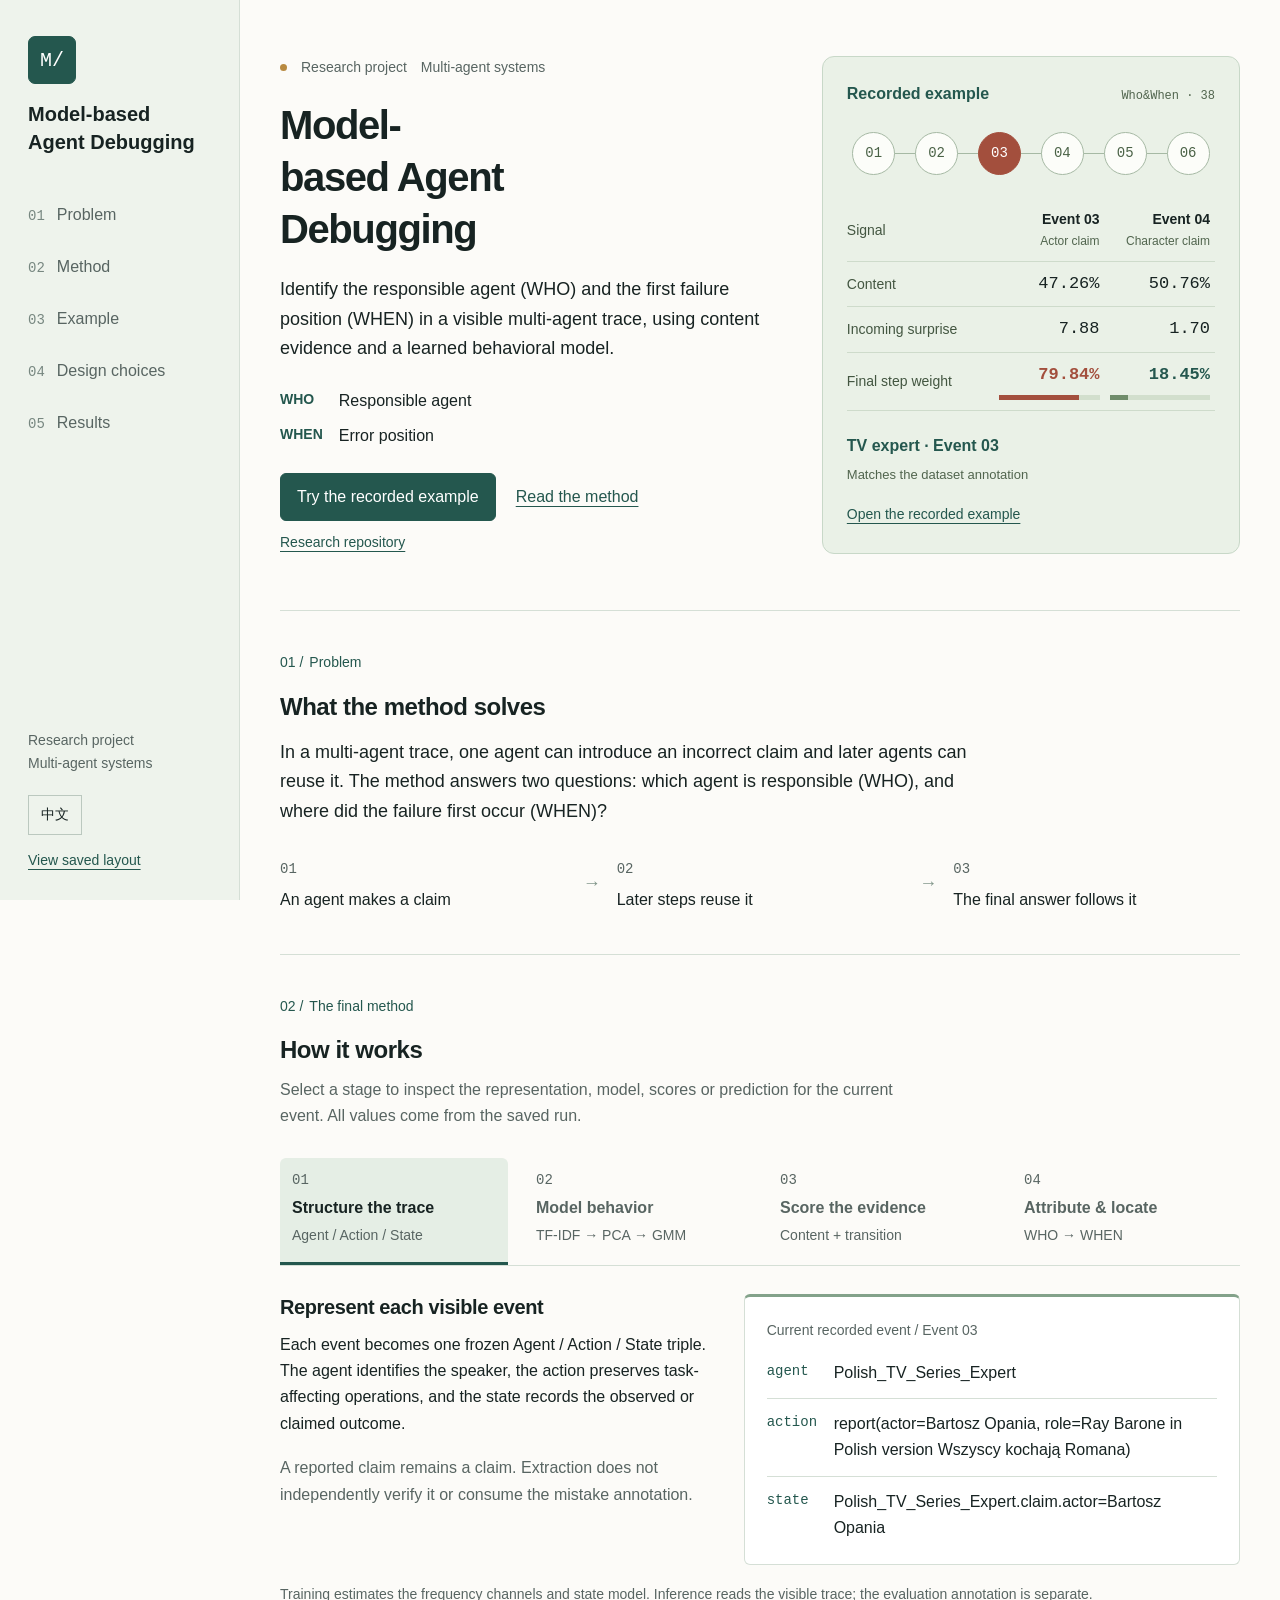
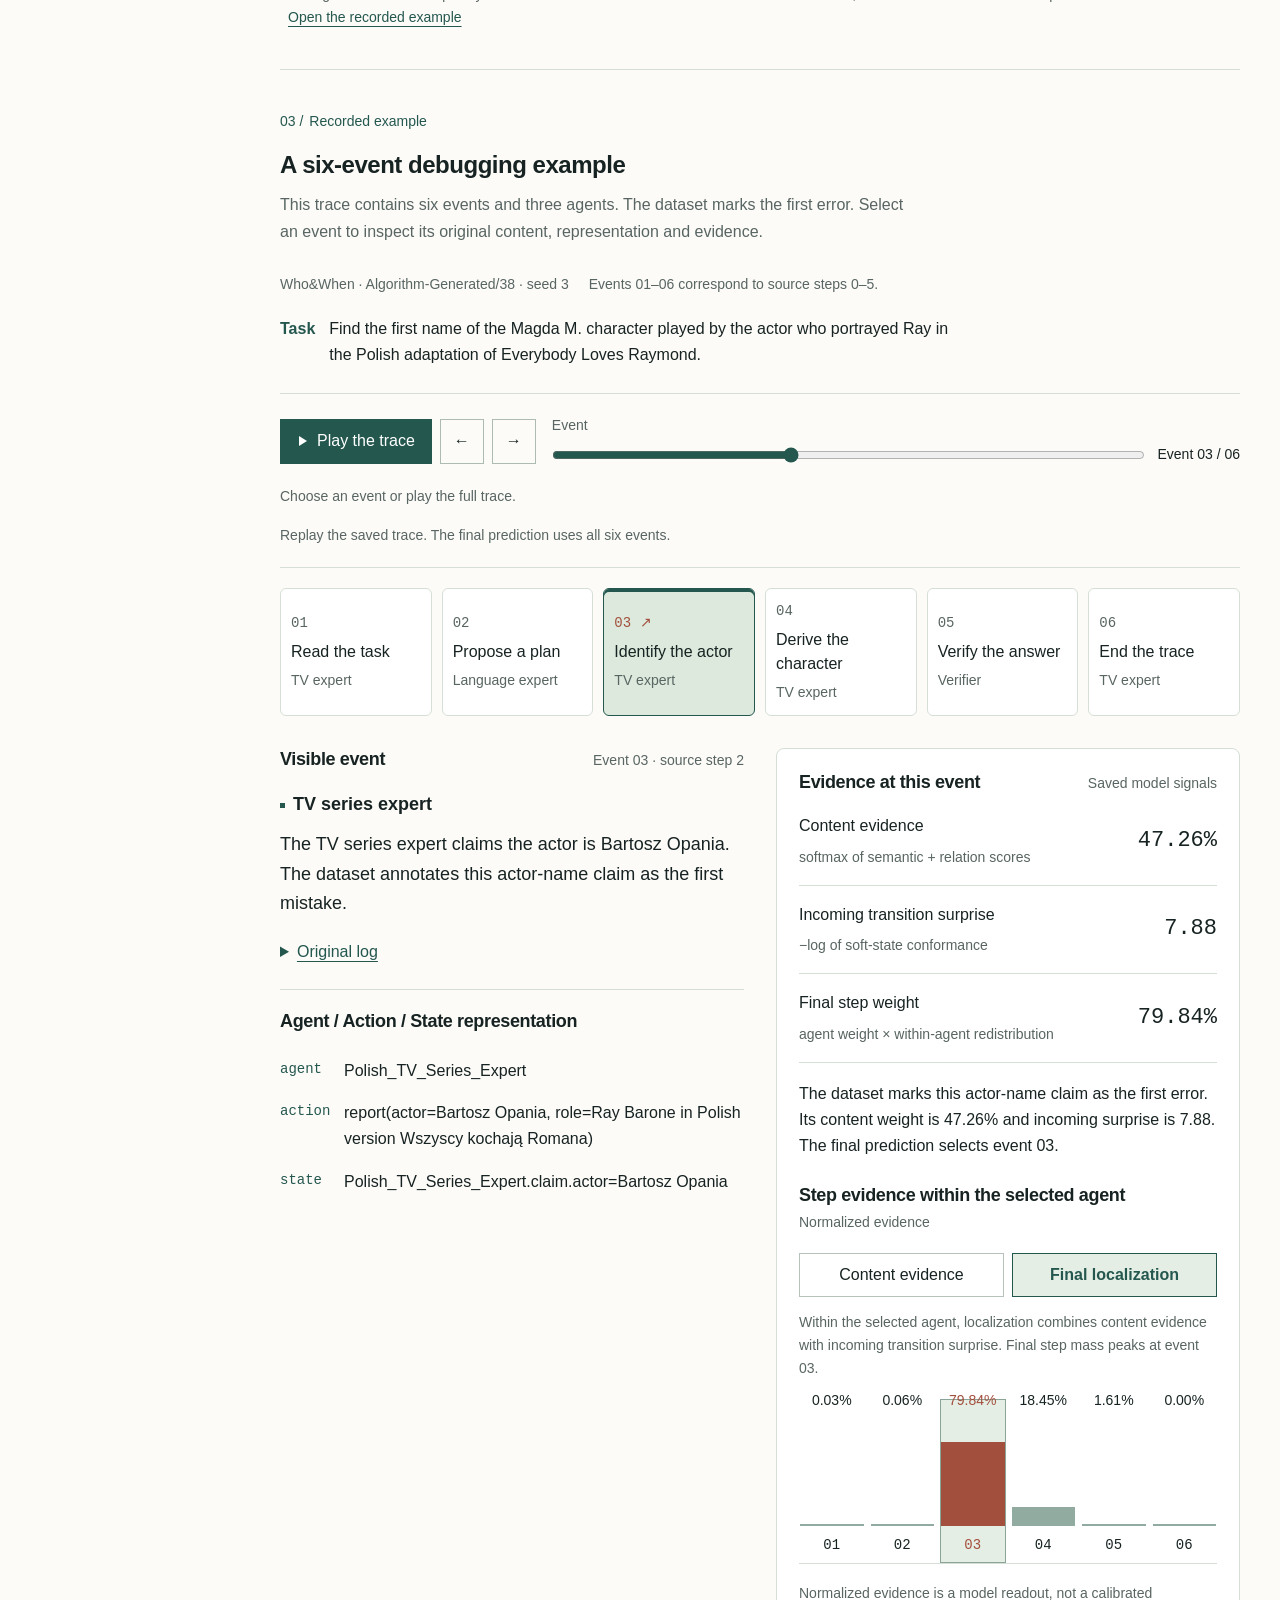
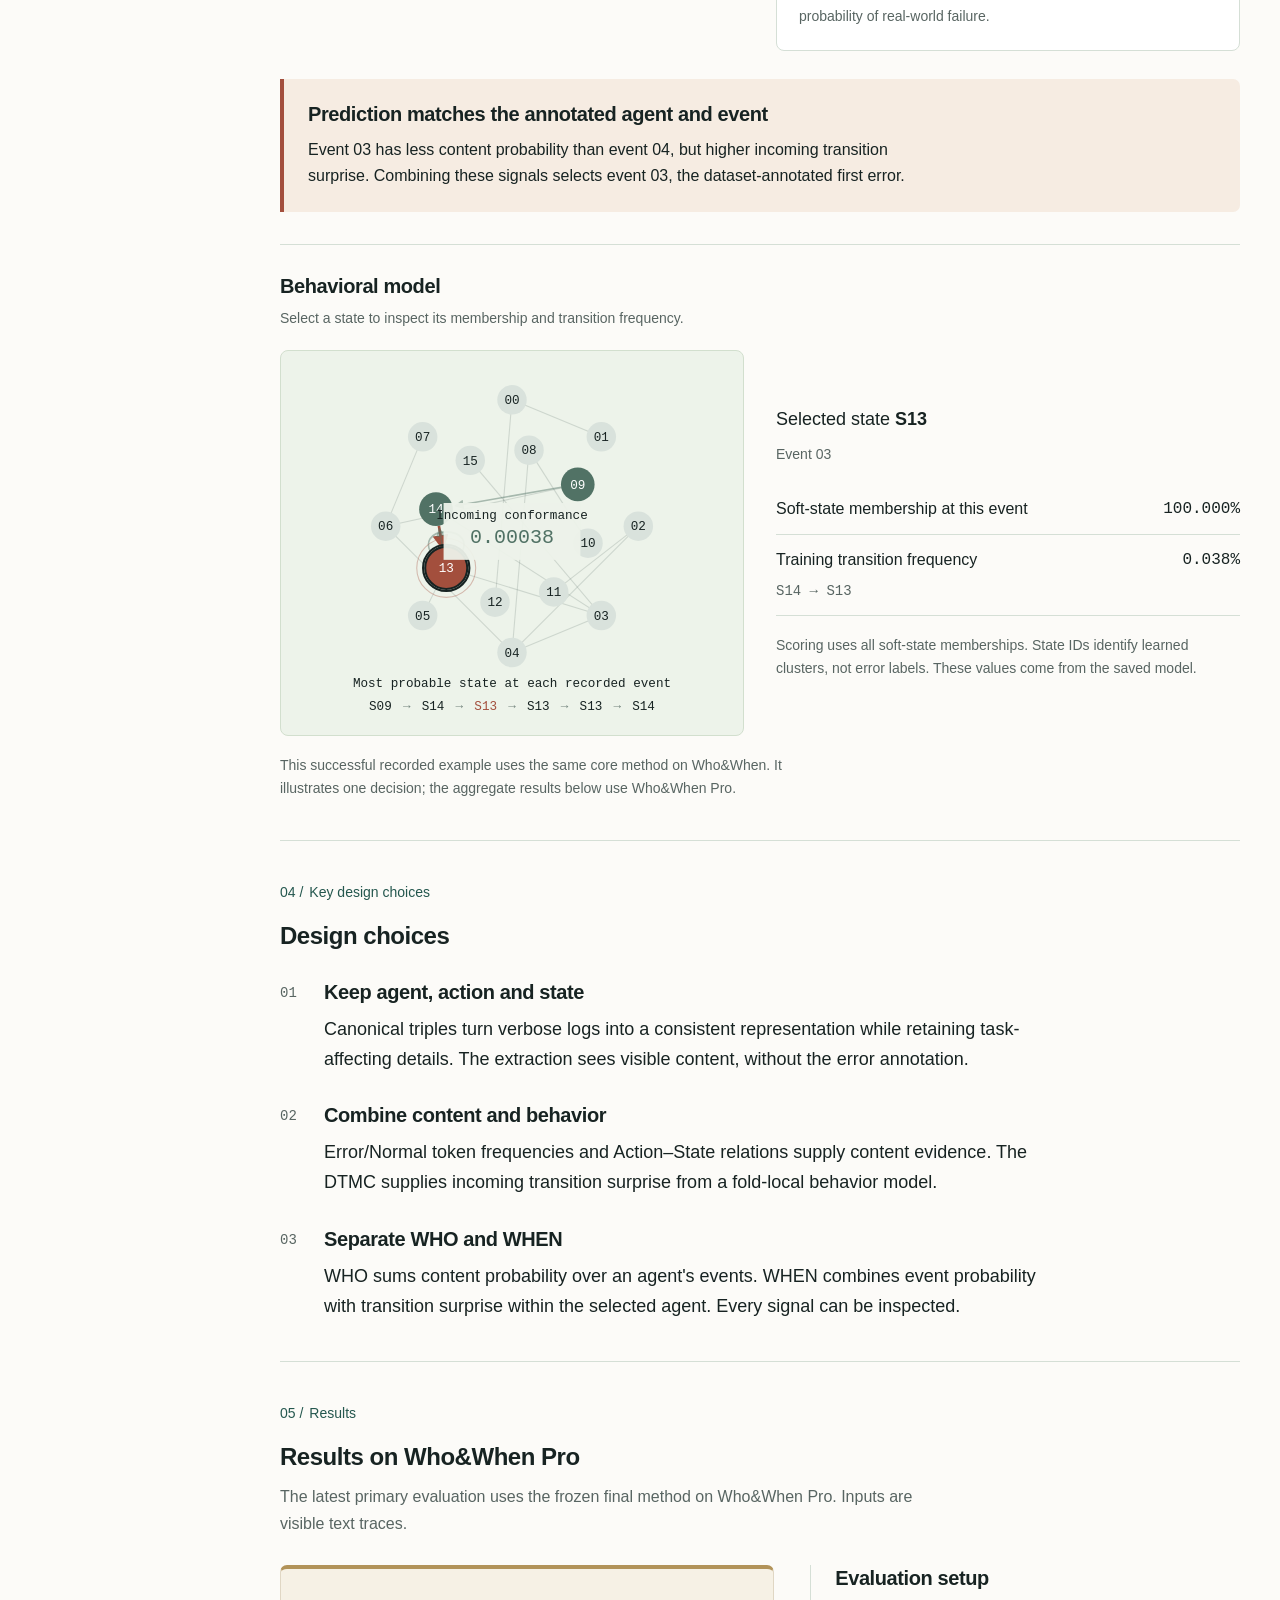
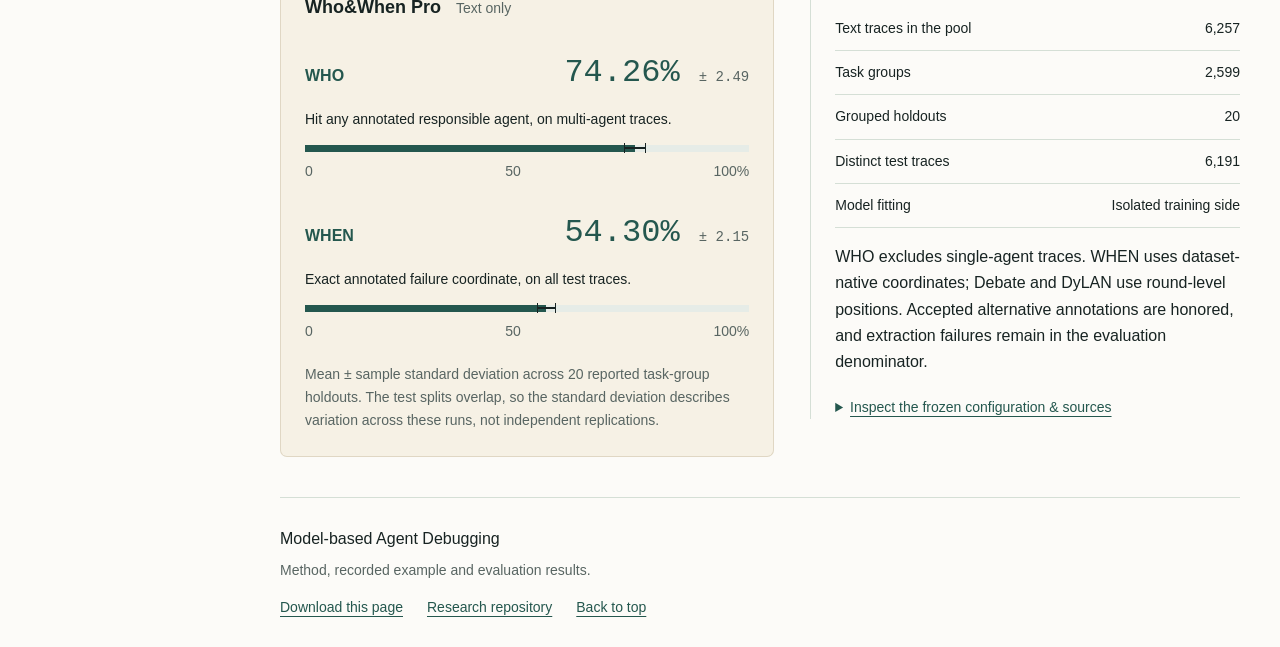
<file: docs/studio.html>
<!doctype html>
<html lang="en">
<head>
  <script>window.PORTFOLIO_ASSET_VERSION='d6b8a69b3551';</script>
  <meta charset="utf-8">
  <meta name="viewport" content="width=device-width,initial-scale=1">
  <meta name="description" content="An interactive research project on model-based failure attribution in multi-agent systems. Explore one final method through a recorded trace and evaluation evidence.">
  <title>Model-based Agent Debugging · Research Portfolio</title>
  <link rel="icon" href="data:image/svg+xml,%3Csvg xmlns='http://www.w3.org/2000/svg' viewBox='0 0 40 40'%3E%3Crect width='40' height='40' fill='%2324574e'/%3E%3Ctext x='20' y='29' text-anchor='middle' font-family='Verdana' font-size='28' fill='white'%3EM%3C/text%3E%3C/svg%3E">
  <meta name="theme-color" content="#24574e">
  <meta property="og:title" content="Model-based Agent Debugging">
  <meta property="og:description" content="Who caused the failure? Where did it begin? Explore a research method through a real multi-agent trace, a behavioral model, and evaluation evidence.">
  <meta property="og:type" content="website">
  <link rel="stylesheet" href="./studio.css?v=d6b8a69b3551">
  <script src="./portfolio.js?v=d6b8a69b3551" defer></script>
  <script src="./interactions.js?v=d6b8a69b3551" defer></script>
</head>
<body class="studio">
  <a href="#main" class="skip-link">Skip to content</a>
  <header class="site-header">
    <a class="project-brand" href="#main"><span class="project-mark" aria-hidden="true">M/</span><span class="brand-title">Model-based<br>Agent Debugging</span></a>
    <p class="sidebar-meta"><span data-i18n="editionLabel">Research project</span><br>Multi-agent systems</p>
    <nav aria-label="Main navigation">
      <a href="#question"><span class="nav-number" aria-hidden="true">01</span><span data-i18n="problemLabel">Problem</span></a>
      <a href="#method"><span class="nav-number" aria-hidden="true">02</span><span data-i18n="navMethod">Method</span></a>
      <a href="#case"><span class="nav-number" aria-hidden="true">03</span><span data-i18n="navCase">Example</span></a>
      <a href="#design"><span class="nav-number" aria-hidden="true">04</span><span data-i18n="choicesTitle">Design choices</span></a>
      <a href="#evidence"><span class="nav-number" aria-hidden="true">05</span><span data-i18n="navEvidence">Results</span></a>
    </nav>
    <div class="sidebar-actions">
      <button id="language-toggle" class="language-button" aria-label="切换中文">中文</button>
      <a class="saved-design" href="./index.html"><span class="only-en">View saved layout</span><span class="only-zh">查看保留的排版</span></a>
    </div>
  </header>
  <main id="main">
    <section class="hero section-wrap">
      <div class="hero-copy"><p class="studio-eyebrow"><span data-i18n="editionLabel">Research project</span><span>Multi-agent systems</span></p>
        <h1 data-i18n-html="heroTitle">Model-based Agent Debugging</h1>
        <p class="hero-description" data-i18n="heroDescription">Identify the responsible agent (WHO) and the first failure position (WHEN) in a visible multi-agent trace, using content evidence and a learned behavioral model.</p>
        <dl class="project-scope">
          <dt>WHO</dt><dd data-i18n="scopeWho">Responsible agent</dd>
          <dt>WHEN</dt><dd data-i18n="scopeWhen">Error position</dd>
        </dl>
        <div class="hero-actions">
          <a href="#method" data-i18n="exploreMethod">Read the method</a>
          <a href="#case" data-i18n="followCase">Try the recorded example</a>
          <a class="source-link" href="https://github.com/davidpengrj/Model-based_LLM_Agent_Debugging" target="_blank" rel="noopener noreferrer" data-i18n="sourceCode">Research repository</a>
        </div>
      </div>
      <aside class="studio-overview" aria-label="Recorded debugging example">
        <div class="studio-overview-heading"><span><span class="only-en">Recorded example</span><span class="only-zh">真实案例</span></span><small>Who&amp;When · 38</small></div>
        <ol class="mini-trace" aria-label="Six recorded events; event 03 is the dataset-annotated first error">
          <li>01</li><li>02</li><li class="is-error">03</li><li>04</li><li>05</li><li>06</li>
        </ol>
        <table class="mini-comparison">
          <thead><tr><th scope="col"><span class="only-en">Signal</span><span class="only-zh">证据</span></th><th scope="col"><strong><span class="only-en">Event 03</span><span class="only-zh">事件 03</span></strong><small><span class="only-en">Actor claim</span><span class="only-zh">演员姓名判断</span></small></th><th scope="col"><strong><span class="only-en">Event 04</span><span class="only-zh">事件 04</span></strong><small><span class="only-en">Character claim</span><span class="only-zh">角色姓名判断</span></small></th></tr></thead>
          <tbody>
            <tr><th scope="row"><span class="only-en">Content</span><span class="only-zh">内容证据</span></th><td>47.26%</td><td>50.76%</td></tr>
            <tr><th scope="row"><span class="only-en">Incoming surprise</span><span class="only-zh">传入惊讶度</span></th><td>7.88</td><td>1.70</td></tr>
            <tr class="mini-final"><th scope="row"><span class="only-en">Final step weight</span><span class="only-zh">最终步骤权重</span></th><td><strong>79.84%</strong><span class="mini-bar" aria-hidden="true"><span style="width:79.84%"></span></span></td><td><strong>18.45%</strong><span class="mini-bar" aria-hidden="true"><span style="width:18.45%"></span></span></td></tr>
          </tbody>
        </table>
        <div class="mini-outcome"><strong><span class="only-en">TV expert · Event 03</span><span class="only-zh">电视剧专家 · 事件 03</span></strong><span><span class="only-en">Matches the dataset annotation</span><span class="only-zh">与数据集标注一致</span></span></div>
        <a href="#case" data-i18n="inspectCase">Open the recorded example</a>
      </aside>
    </section>

    <section id="question" class="problem-section section-wrap"><div class="section-index">01 / <span data-i18n="problemLabel">Problem</span></div><div class="problem-body"><h2 data-i18n="problemTitle">What the method solves</h2><p data-i18n="problemBody">In a multi-agent trace, one agent can introduce an incorrect claim and later agents can reuse it. The method answers two questions: which agent is responsible (WHO), and where did the failure first occur (WHEN)?</p><div class="failure-sequence"><div><span>01</span><p data-i18n="sequence1">An agent makes a claim</p></div><span class="sequence-arrow" aria-hidden="true">→</span><div><span>02</span><p data-i18n="sequence2">Later steps reuse it</p></div><span class="sequence-arrow" aria-hidden="true">→</span><div><span>03</span><p data-i18n="sequence3">The final answer follows it</p></div></div></div></section>

    <section id="method" class="method-section section-wrap"><div class="section-top"><div><div class="section-index">02 / <span data-i18n="methodLabel">The final method</span></div><h2 data-i18n="methodTitle">How it works</h2></div><p data-i18n="methodIntro">Select a stage to inspect the representation, model, scores or prediction for the current event. All values come from the saved run.</p></div><div class="method-tabs" role="tablist" aria-label="Method stages"><button id="stage-tab-0" data-stage="0" role="tab" aria-selected="true" aria-controls="method-panel"><span>01</span><strong data-i18n="stage1">Structure the trace</strong><small data-i18n="stage1Caption">Agent / Action / State</small></button><button id="stage-tab-1" data-stage="1" role="tab" aria-selected="false" aria-controls="method-panel" tabindex="-1"><span>02</span><strong data-i18n="stage2">Model behavior</strong><small data-i18n="stage2Caption">TF-IDF → PCA → GMM</small></button><button id="stage-tab-2" data-stage="2" role="tab" aria-selected="false" aria-controls="method-panel" tabindex="-1"><span>03</span><strong data-i18n="stage3">Score the evidence</strong><small data-i18n="stage3Caption">Content + transition</small></button><button id="stage-tab-3" data-stage="3" role="tab" aria-selected="false" aria-controls="method-panel" tabindex="-1"><span>04</span><strong data-i18n="stage4">Attribute &amp; locate</strong><small data-i18n="stage4Caption">WHO → WHEN</small></button></div><div id="method-panel" role="tabpanel" aria-labelledby="stage-tab-0" tabindex="0"></div><div class="method-caption"><span data-i18n="fitNote">Training estimates the frequency channels and state model. Inference reads the visible trace; the evaluation annotation is separate.</span><a href="#case" data-i18n="inspectCase">Open the recorded example</a></div></section>

    <section id="case" class="case-section"><div class="section-wrap"><div class="section-top"><div><div class="section-index">03 / <span data-i18n="caseLabel">Recorded example</span></div><h2 data-i18n="caseTitle">A six-event debugging example</h2></div><p data-i18n="caseIntro">This trace contains six events and three agents. The dataset marks the first error. Select an event to inspect its original content, representation and evidence.</p></div><div class="case-meta"><span>Who&When · Algorithm-Generated/38 · seed 3</span><span data-i18n="caseIndexNote">Events 01–06 correspond to source steps 0–5.</span></div><div class="task-line"><span data-i18n="taskLabel">Task</span><p data-i18n="caseTask">Find the first name of the Magda M. character played by the actor who portrayed Ray in the Polish adaptation of Everybody Loves Raymond.</p></div><div class="case-controls trace-playback"><div class="playback-actions"><button id="trace-play" class="playback-mainbutton" aria-pressed="false" disabled><span class="play-icon" aria-hidden="true">▶</span><span id="trace-play-label">Play the trace</span></button><button id="trace-prev" class="playback-step" aria-label="Previous event" disabled>←</button><button id="trace-next" class="playback-step" aria-label="Next event" disabled>→</button></div><label class="trace-scrubber" for="trace-scrubber"><span data-i18n="scrubLabel">Event</span><input id="trace-scrubber" type="range" min="0" max="5" value="2" step="1" disabled><output id="playback-position" for="trace-scrubber">03 / 06</output></label><p id="playback-status" class="playback-hint" role="status" aria-live="polite"></p><p class="playback-hint" data-i18n="playbackScope">Replay the saved trace. The final prediction uses all six events.</p></div><div id="trace-timeline" class="trace-timeline" role="group" aria-label="Choose an event"></div><div class="case-layout"><article class="trace-pane"><div class="pane-heading"><h3 data-i18n="visibleEvent">Visible event</h3><span id="selected-event-label"></span></div><div class="trace-speaker"><span id="speaker-dot"></span><strong id="selected-speaker"></strong></div><p id="event-summary" class="event-summary"></p><details class="original-log"><summary data-i18n="originalLog">Original log</summary><pre id="original-content"></pre></details><div class="representation"><h3 data-i18n="semanticTriple">Agent / Action / State representation</h3><dl id="case-triple"></dl></div></article><article class="evidence-pane"><div class="pane-heading"><h3 data-i18n="eventEvidence">Evidence at this event</h3><span class="pane-tag" data-i18n="savedSignals">Saved model signals</span></div><div id="event-signals"></div><div id="event-explanation" class="event-explanation" role="status" aria-live="polite"></div><div class="distribution-heading"><h3 id="distribution-title" data-i18n="stepDistribution">Step evidence within the selected agent</h3><span data-i18n="normalizedEvidence">Normalized evidence</span></div><div class="evidence-toggle" role="group" aria-label="Compare recorded evidence"><button id="evidence-content" aria-pressed="false" data-i18n="contentView">Content evidence</button><button id="evidence-fused" aria-pressed="true" data-i18n="finalView">Final localization</button></div><p id="evidence-mode-note" class="evidence-mode-note"></p><div id="step-distribution"></div><p class="signal-footnote" data-i18n="massNote">Normalized evidence is a model readout, not a calibrated probability of real-world failure.</p></article></div><div class="case-takeaway"><div><h3 data-i18n="caseOutcome">Prediction matches the annotated agent and event</h3><p data-i18n="caseTakeaway">Event 03 has less content probability than event 04, but higher incoming transition surprise. Combining these signals selects event 03, the dataset-annotated first error.</p></div></div><div class="case-model"><div class="case-model-header"><h3 data-i18n="stateExplorer">Behavioral model</h3><span data-i18n="stateHint">Select a state to inspect its membership and transition frequency.</span></div><div id="case-graph" class="model-graph"></div><div id="case-inspector" class="graph-inspector" role="status" aria-live="polite"></div></div><p class="case-qualification" data-i18n="caseQualification">This successful recorded example uses the same core method on Who&amp;When. It illustrates one decision; the aggregate results below use Who&amp;When Pro.</p></div></section>

    <section id="design" class="choices-section section-wrap"><div class="section-index">04 / <span data-i18n="choicesLabel">Key design choices</span></div><div class="choices-body"><h2 data-i18n="choicesTitle">Design choices</h2><div class="design-choice"><span>01</span><div><h3 data-i18n="choice1Title">Keep agent, action and state</h3><p data-i18n="choice1Body">Canonical triples turn verbose logs into a consistent representation while retaining task-affecting details. The extraction sees visible content, without the error annotation.</p></div></div><div class="design-choice"><span>02</span><div><h3 data-i18n="choice2Title">Combine content and behavior</h3><p data-i18n="choice2Body">Error/Normal token frequencies and Action–State relations supply content evidence. The DTMC supplies incoming transition surprise from a fold-local behavior model.</p></div></div><div class="design-choice"><span>03</span><div><h3 data-i18n="choice3Title">Separate WHO and WHEN</h3><p data-i18n="choice3Body">WHO sums content probability over an agent&#39;s events. WHEN combines event probability with transition surprise within the selected agent. Every signal can be inspected.</p></div></div></div></section>

    <section id="evidence" class="evaluation-section section-wrap"><div class="section-top"><div><div class="section-index">05 / <span data-i18n="evaluationLabel">Results</span></div><h2 data-i18n="evaluationTitle">Results on Who&amp;When Pro</h2></div><p data-i18n="evaluationIntro">The latest primary evaluation uses the frozen final method on Who&amp;When Pro. Inputs are visible text traces.</p></div><div class="evaluation-layout"><div class="evaluation-results"><div class="benchmark-label">Who&When Pro <span data-i18n="textOnly">Text only</span></div><div id="evaluation-metrics"></div><p data-i18n="sdNote">Mean ± sample standard deviation across 20 reported task-group holdouts. The test splits overlap, so the standard deviation describes variation across these runs, not independent replications.</p></div><div class="protocol-summary"><h3 data-i18n="protocolTitle">Evaluation setup</h3><dl id="protocol-facts"></dl><p id="evaluation-coordinate-note"></p><details><summary data-i18n="technicalDetails">Inspect the frozen configuration &amp; sources</summary><div id="method-config"></div><div id="source-evidence"></div></details></div></div></section>
  </main>
  <footer class="site-footer section-wrap"><div><strong>Model-based Agent Debugging</strong><p data-i18n="footerNote">Method, recorded example and evaluation results.</p></div><a class="quiet-link" id="download-project" href="./studio-project.html" download="model-based-agent-debugging-studio.html" data-i18n="downloadProject">Download this page</a><a class="quiet-link source-link" href="https://github.com/davidpengrj/Model-based_LLM_Agent_Debugging" target="_blank" rel="noopener noreferrer" data-i18n="sourceCode">Research repository</a><a href="#main" class="back-top" data-i18n="backTop">Back to top</a></footer>
  <div id="load-error" role="alert" hidden></div>
</body>
</html>
</file>
<file: docs/portfolio.css>
/* A compact research note: plain type, ordinary links, and inspectable evidence. */
:root {
  --canvas: #f6f6ef;
  --surface: #eeeeE6;
  --paper: #fff;
  --ink: #222;
  --ink-soft: #555;
  --line: #d4d4ca;
  --accent: #284b74;
  --accent-soft: #e7edf3;
  --masthead: #ff6600;
  --olive: #94a4b5;
  --olive-soft: #e5e8eb;
  --olive-ink: #284b74;
  --error: #9d3929;
  --error-light: #9d3929;
  --on-forest: #222;
  --on-forest-soft: #555;
  --forest-line: #d4d4ca;
  --graph-muted: #7a858d;
  --graph-path: #536e84;
  --graph-active: #345d82;
  --graph-error: #b6513c;
  --graph-label: #222;
  --graph-idle: #d5d9da;
  --graph-text: #fff;
  --graph-bg: #f6f6ef;
  --display: Verdana, Arial, "PingFang SC", sans-serif;
  --body: Verdana, Arial, "PingFang SC", sans-serif;
  --mono: Consolas, "SFMono-Regular", "Liberation Mono", monospace;
}

* { box-sizing: border-box; }
html { scroll-padding-top: 16px; }
body { margin: 16px 0; background: #fff; color: var(--ink); font-family: var(--body); font-size: 16px; line-height: 1.6; }
main, .site-header, .site-footer { width: min(100%, 1000px); margin-inline: auto; background: var(--canvas); }
main { padding-inline: 24px; }
button, input { font: inherit; }
button { cursor: pointer; }
button:disabled { cursor: default; opacity: .45; }
a { color: var(--accent); text-decoration: underline; text-underline-offset: 2px; }
a:hover { color: #111; }
button:focus-visible, input:focus-visible, a:focus-visible, summary:focus-visible, [tabindex]:focus-visible { outline: 2px solid var(--accent); outline-offset: 3px; }
::selection { background: #ffdabf; color: #111; }
[hidden] { display: none !important; }
img, svg { max-width: 100%; }
h1, h2, h3, p { margin: 0; }
h1, h2, h3 { font-family: var(--body); line-height: 1.4; font-weight: 700; letter-spacing: 0; }
h1 { font-size: 24px; }
h2 { font-size: 20px; }
h3 { font-size: 18px; }
p { max-width: 75ch; }
p + p { margin-top: 12px; }
.section-wrap { width: 100%; margin-inline: 0; padding-inline: 0; }
.skip-link { position: fixed; z-index: 10; top: 8px; left: 8px; padding: 8px 12px; color: #fff; background: #222; transform: translateY(-200%); }
.skip-link:focus { transform: none; }
.site-header { display: flex; align-items: center; gap: 16px; flex-wrap: wrap; padding: 10px 24px; border-top: 4px solid var(--masthead); border-bottom: 1px solid var(--line); }
.project-brand { display: inline-flex; align-items: center; gap: 8px; color: #222; font-size: 14px; font-weight: 700; text-decoration: none; }
.project-mark { display: inline-flex; align-items: center; justify-content: center; width: 24px; height: 24px; flex: 0 0 auto; background: var(--masthead); color: #111; font-size: 14px; font-weight: 700; }
.site-header nav { display: flex; flex-wrap: wrap; gap: 14px; margin-left: auto; }
.site-header nav a { color: #333; font-size: 13px; }
.site-header nav a[aria-current] { font-weight: 700; }
.language-button { min-height: 32px; padding: 4px 8px; border: 1px solid #aaa; border-radius: 0; background: transparent; color: #333; font-size: 13px; }
.language-button:hover { background: #fff; }
.nav-progress { display: none; }

.hero { padding-block: 24px 28px; }
.hero-copy { min-width: 0; }
.hero h1 > span { color: inherit; }
.hero-description { margin-top: 12px; font-size: 16px; }
.hero-actions { display: flex; flex-wrap: wrap; gap: 8px 20px; margin-top: 16px; }
.primary-link, .quiet-link { font-size: 14px; }
.project-scope { display: grid; grid-template-columns: auto minmax(0, 1fr) auto minmax(0, 1fr); gap: 4px 10px; max-width: 620px; margin-top: 16px; font-size: 14px; }
.project-scope > span { font-weight: 700; }
.project-scope dt { font-weight: 700; }
.project-scope dd { margin: 0; }
.project-scope p { margin: 0; }
.problem-section, .method-section, .choices-section, .evaluation-section, .case-section { padding-block: 28px; border-top: 1px solid var(--line); }
.section-index { display: flex; align-items: baseline; gap: 5px; margin-bottom: 12px; font-size: 13px; color: var(--ink-soft); }
.problem-section h2, .choices-section h2 { margin-bottom: 12px; }
.problem-body, .choices-body { min-width: 0; }
.failure-sequence { display: flex; align-items: center; flex-wrap: wrap; gap: 12px; max-width: 750px; margin-top: 20px; font-size: 14px; }
.failure-sequence > div { flex: 1 1 140px; }
.failure-sequence > div > span { font-size: 13px; color: var(--ink-soft); }
.failure-sequence p { margin-top: 4px; font-size: 14px; }
.sequence-arrow { color: var(--ink-soft); font-size: 16px; }
.section-top { margin-bottom: 20px; }
.section-top > p { margin-top: 10px; font-size: 15px; color: var(--ink-soft); }
.method-tabs { display: grid; grid-template-columns: repeat(4, minmax(0, 1fr)); border-bottom: 1px solid var(--line); gap: 8px; }
.method-tabs button { min-width: 0; padding: 10px 8px; border: 0; border-bottom: 3px solid transparent; background: transparent; color: #333; text-align: left; font-size: 14px; line-height: 1.5; }
.method-tabs button:hover { background: #ebebe3; }
.method-tabs button[aria-selected="true"] { background: #fff; border-bottom-color: var(--accent); }
.method-tabs button span, .method-tabs button small { display: block; font-size: 13px; color: var(--ink-soft); }
.method-tabs button strong { display: block; margin-block: 2px; font-weight: 700; }
#method-panel { display: grid; grid-template-columns: minmax(0, 1fr) minmax(0, 1.15fr); align-items: start; gap: 28px; padding-top: 20px; }
.stage-copy, .stage-detail { min-width: 0; }
.stage-copy h3 { margin-bottom: 10px; }
.stage-copy > p { font-size: 15px; }
.stage-detail { padding: 16px; border: 1px solid var(--line); background: var(--paper); }
.stage-detail h4 { margin: 0 0 14px; font-size: 14px; font-weight: 700; }
.detail-note, .method-caption { margin-top: 14px; color: var(--ink-soft); font-size: 13px; line-height: 1.6; }
.method-caption a { display: inline-block; margin-left: 8px; }
.triples { margin: 0; }
.triples > div { display: grid; grid-template-columns: 58px minmax(0, 1fr); gap: 12px; padding-block: 12px; border-bottom: 1px solid var(--line); }
.triples > div:first-child { padding-top: 0; }
.triples > div:last-child { padding-bottom: 0; border-bottom: 0; }
.triples dt { font-family: var(--mono); font-size: 13px; }
.triples dd { margin: 0; font-size: 14px; overflow-wrap: anywhere; }
.fit-sequence { display: flex; align-items: center; flex-wrap: wrap; gap: 8px; font-size: 13px; }
.fit-sequence b { font-weight: 400; }
.q-bars { display: grid; gap: 12px; }
.q-row { display: grid; grid-template-columns: 40px minmax(0, 1fr) 58px; align-items: center; gap: 10px; font-family: var(--mono); font-size: 13px; }
.q-row > :last-child { text-align: right; }
.q-track { height: 7px; background: var(--olive-soft); }
.q-track > span, .q-track > i { display: block; height: 100%; background: var(--accent); }
.formula { padding-block: 12px; font-family: var(--mono); font-size: 14px; line-height: 1.8; overflow-wrap: anywhere; }
.formula .accent { color: var(--accent); }
.formula-value { display: grid; grid-template-columns: repeat(3, minmax(0, 1fr)); gap: 12px; border-top: 1px solid var(--line); padding-top: 16px; }
.formula-value > div { display: grid; gap: 8px; align-content: start; }
.formula-value small { color: var(--ink-soft); font-size: 13px; }
.formula-value strong { font-family: var(--mono); font-size: 18px; font-weight: 400; }
.agent-row { display: grid; grid-template-columns: minmax(0, 1fr) auto; gap: 12px; padding-block: 8px; border-bottom: 1px solid var(--line); font-size: 14px; }
.agent-row strong { font-family: var(--mono); font-weight: 400; }
.method-readout { display: grid; gap: 6px; margin-top: 8px; padding-top: 12px; border-top: 1px solid var(--line); font-size: 14px; }

.case-meta { display: flex; flex-wrap: wrap; gap: 4px 20px; font-size: 13px; color: var(--ink-soft); }
.task-line { display: grid; grid-template-columns: auto minmax(0, 1fr); gap: 12px; max-width: 75ch; margin-top: 16px; font-size: 15px; }
.task-line > span { font-weight: 700; }
.case-controls { display: flex; align-items: center; flex-wrap: wrap; gap: 12px; margin-top: 20px; padding-block: 14px; border-block: 1px solid var(--line); }
.playback-actions { display: flex; align-items: center; gap: 8px; min-width: 0; }
.case-controls button { display: inline-flex; align-items: center; justify-content: center; gap: 8px; min-height: 40px; padding: 7px 12px; border: 1px solid #a9a9a0; border-radius: 0; background: #fff; color: #222; font-size: 14px; }
.case-controls button:hover:not(:disabled) { background: #e9e9e1; }
.case-controls .playback-mainbutton { min-width: 145px; font-weight: 700; }
#trace-prev, #trace-next { width: 40px; flex: 0 0 40px; padding-inline: 0; }
.play-icon { position: relative; width: 12px; height: 14px; font-size: 0; }
.play-icon::before { content: ""; position: absolute; top: 2px; left: 2px; border-top: 5px solid transparent; border-bottom: 5px solid transparent; border-left: 8px solid currentColor; }
.playback-mainbutton[aria-pressed="true"] .play-icon::before { top: 1px; left: 1px; width: 10px; height: 12px; border: 0; border-inline: 3px solid currentColor; }
.trace-scrubber { display: grid; grid-template-columns: minmax(0, 1fr) auto; align-items: center; flex: 1 1 280px; min-width: 0; gap: 4px 12px; }
.trace-scrubber > span { grid-column: 1 / -1; font-size: 13px; }
#trace-scrubber { min-width: 0; width: 100%; height: 28px; margin: 0; accent-color: var(--accent); }
#playback-position { font-size: 13px; white-space: nowrap; }
.case-controls .playback-hint { flex-basis: 100%; margin: 0; color: var(--ink-soft); font-size: 13px; }
#playback-status:empty { display: none; }
.trace-timeline { display: grid; grid-template-columns: repeat(6, minmax(0, 1fr)); gap: 8px; margin-top: 16px; }
.trace-event { min-width: 0; padding: 10px; border: 1px solid #b9b9ad; border-radius: 0; background: transparent; color: #222; text-align: left; font-size: 14px; line-height: 1.5; overflow-wrap: anywhere; }
.trace-event:hover { background: #ebebe3; }
.trace-event[aria-pressed="true"] { border-color: var(--accent); background: var(--accent-soft); }
.event-number { display: block; margin-bottom: 5px; font-size: 13px; color: var(--ink-soft); }
.trace-event strong { display: block; font-size: 14px; font-weight: 400; }
.trace-event small { display: block; margin-top: 5px; font-size: 13px; color: var(--ink-soft); }
.trace-event.error-event .event-number { color: var(--error); }
.case-layout { display: grid; grid-template-columns: minmax(0, 1.05fr) minmax(0, 1fr); align-items: start; gap: 28px; margin-top: 24px; }
.trace-pane, .evidence-pane { min-width: 0; }
.evidence-pane { padding: 16px; border: 1px solid var(--line); background: var(--paper); }
.pane-heading { display: flex; align-items: baseline; justify-content: space-between; flex-wrap: wrap; gap: 6px 12px; margin-bottom: 14px; }
.pane-heading h3 { font-size: 16px; }
.pane-heading > span, .pane-tag { color: var(--ink-soft); font-size: 13px; }
.trace-speaker { display: flex; align-items: center; gap: 8px; margin-bottom: 8px; font-size: 16px; }
.trace-speaker strong { font-weight: 700; }
#speaker-dot { width: 5px; height: 5px; background: var(--accent); }
.event-summary { font-size: 16px; }
.original-log { margin-top: 16px; font-size: 14px; }
.original-log summary { cursor: pointer; color: var(--accent); text-decoration: underline; text-underline-offset: 2px; }
.original-log pre { padding: 12px; border: 1px solid var(--line); background: #fff; font: 13px/1.6 var(--mono); white-space: pre-wrap; overflow-wrap: anywhere; max-height: 320px; overflow-y: auto; }
.representation { margin-top: 20px; padding-top: 16px; border-top: 1px solid var(--line); }
.representation h3 { font-size: 16px; }
#case-triple { margin: 12px 0 0; }
#case-triple > div { display: grid; grid-template-columns: 52px minmax(0, 1fr); gap: 12px; padding-block: 6px; }
.representation dt { font-family: var(--mono); font-size: 13px; }
.representation dd { margin: 0; font-size: 14px; overflow-wrap: anywhere; }
.signal-row { display: grid; grid-template-columns: minmax(0, 1fr) auto; align-items: center; gap: 12px; padding-block: 12px; border-bottom: 1px solid var(--line); }
.signal-row:first-child { padding-top: 0; }
.signal-row > div { display: grid; gap: 4px; min-width: 0; }
.signal-row span { font-size: 14px; }
.signal-row small { color: var(--ink-soft); font-size: 13px; }
.signal-row strong { font-family: var(--mono); font-size: 19px; font-weight: 400; }
.event-explanation { margin-top: 14px; font-size: 14px; }
.distribution-heading { margin-top: 20px; }
.distribution-heading h3 { font-size: 16px; }
.distribution-heading > span { font-size: 13px; color: var(--ink-soft); }
.evidence-toggle { display: grid; grid-template-columns: repeat(2, minmax(0, 1fr)); gap: 6px; margin-top: 12px; }
.evidence-toggle button { min-width: 0; min-height: 44px; padding: 7px 8px; border: 1px solid #b9b9ad; border-radius: 0; background: transparent; color: #333; font-size: 14px; }
.evidence-toggle button:hover { background: #eee; }
.evidence-toggle button[aria-pressed="true"] { border-color: var(--accent); background: var(--accent-soft); font-weight: 700; }
#evidence-mode-note { margin-top: 10px; color: var(--ink-soft); font-size: 13px; }
.distribution-bars { display: grid; grid-template-columns: repeat(6, minmax(0, 1fr)); align-items: end; gap: 5px; margin-top: 14px; border-bottom: 1px solid var(--line); }
.distribution-cell { display: flex; align-items: center; flex-direction: column; justify-content: flex-end; min-width: 0; height: 146px; padding: 4px 2px; gap: 6px; border: 1px solid transparent; border-radius: 0; background: transparent; color: #333; font: 11px/1.5 var(--mono); }
.distribution-cell:hover { background: #eee; }
.distribution-cell[aria-pressed="true"] { border-color: var(--accent); background: var(--accent-soft); }
.distribution-value { display: block; font-family: Arial, sans-serif; font-size: 13px; font-variant-numeric: tabular-nums; white-space: nowrap; }
.distribution-column { display: flex; align-items: flex-end; height: 98px; width: 100%; flex: 0 0 98px; }
.distribution-column > span { display: block; width: 100%; min-height: 2px; background: var(--olive); }
.distribution-cell.selected .distribution-column > span { background: var(--accent); }
.distribution-cell.error .distribution-column > span { background: var(--error); }
.distribution-event { font-size: 13px; }
.signal-footnote, .case-qualification { margin-top: 14px; color: var(--ink-soft); font-size: 13px; }
.error { color: var(--error); }
.case-takeaway { display: flex; align-items: flex-start; gap: 10px; margin-top: 20px; }
.case-takeaway h3 { margin-bottom: 6px; font-size: 16px; }
.case-takeaway p { font-size: 15px; }
.match-icon { color: #466238; flex: 0 0 auto; }

.case-model { display: grid; grid-template-columns: minmax(0, 1.1fr) minmax(0, 1fr); align-items: center; gap: 12px 28px; margin-top: 24px; padding-top: 20px; border-top: 1px solid var(--line); }
.case-model-header { grid-column: 1 / -1; }
.case-model-header h3 { font-size: 18px; }
.case-model-header > span { display: block; margin-top: 6px; font-size: 13px; color: var(--ink-soft); }
.model-graph { min-width: 0; width: 100%; }
.model-graph svg { display: block; width: 100%; height: auto; max-height: 330px; }
.model-graph text { font-family: var(--mono); }
.state-node[role="button"] { cursor: pointer; outline: none; }
.state-node[role="button"]:hover > circle:not(.state-halo), .state-node[role="button"]:focus-visible > circle:not(.state-halo), .state-node[aria-pressed="true"] > circle:not(.state-halo) { stroke: #111; stroke-width: 2px; }
.state-node text { pointer-events: none; }
.graph-particle { display: none; }
.active-transition { stroke-dasharray: 0; }
.graph-inspector { min-width: 0; font-size: 14px; }
.graph-inspector h4 { margin: 0; font-size: 16px; font-weight: 400; }
.graph-inspector > p { margin-top: 6px; font-size: 13px; color: var(--ink-soft); }
.graph-inspector dl { margin-block: 14px; }
.graph-inspector dl > div { display: grid; grid-template-columns: minmax(0, 1fr) auto; gap: 10px; padding-block: 10px; border-bottom: 1px solid var(--line); }
.graph-inspector dt { font-size: 14px; }
.graph-inspector dt > small { display: block; margin-top: 4px; font-family: var(--mono); font-size: 13px; color: var(--ink-soft); }
.graph-inspector dd { margin: 0; font-family: var(--mono); font-size: 14px; }
.design-choice { display: grid; grid-template-columns: 24px minmax(0, 1fr); gap: 12px; margin-top: 20px; }
.design-choice > span { padding-top: 2px; color: var(--ink-soft); font-size: 13px; }
.design-choice h3 { margin-bottom: 6px; font-size: 16px; }
.design-choice p { font-size: 15px; }
.evaluation-layout { display: grid; grid-template-columns: minmax(0, 1.15fr) minmax(0, 1fr); gap: 32px; align-items: start; }
.evaluation-results { min-width: 0; }
.benchmark-label { font-size: 15px; font-weight: 700; }
.benchmark-label > span { margin-left: 8px; color: var(--ink-soft); font-size: 13px; font-weight: 400; }
.metric-result { margin-top: 20px; }
.metric-result-top { display: flex; align-items: baseline; justify-content: space-between; gap: 10px; }
.metric-result-top > span { font-size: 15px; font-weight: 700; }
.metric-result-top strong { font-family: var(--mono); font-size: 24px; font-weight: 400; }
.metric-result-top small { font-size: 13px; color: var(--ink-soft); }
.metric-result > p { margin-block: 6px 12px; font-size: 13px; }
.metric-track { position: relative; height: 8px; background: var(--olive-soft); }
.metric-track > span { display: block; height: 100%; background: var(--accent); }
.metric-error { position: absolute; top: 50%; height: 2px; background: #111; transform: translateY(-50%); }
.metric-error::before, .metric-error::after { content: ""; position: absolute; top: -4px; height: 10px; width: 1px; background: #111; }
.metric-error::after { right: 0; }
.metric-ticks { display: flex; justify-content: space-between; margin-top: 5px; font-size: 13px; color: var(--ink-soft); }
.evaluation-results > p { margin-top: 16px; font-size: 13px; color: var(--ink-soft); }
.protocol-summary { min-width: 0; padding-left: 20px; border-left: 1px solid var(--line); font-size: 14px; }
.protocol-summary h3 { font-size: 16px; }
.protocol-summary dl { margin-block: 12px; }
.protocol-summary dl > div { display: grid; grid-template-columns: minmax(0, 1fr) auto; gap: 10px; padding-block: 8px; border-bottom: 1px solid var(--line); }
.protocol-summary dt { font-size: 13px; }
.protocol-summary dd { margin: 0; font-size: 13px; text-align: right; }
.protocol-summary details { margin-top: 16px; }
.protocol-summary summary { color: var(--accent); text-decoration: underline; text-underline-offset: 2px; cursor: pointer; font-size: 13px; }
#method-config { margin-top: 12px; white-space: pre-line; overflow-wrap: anywhere; font: 13px/1.6 var(--mono); }
#source-evidence { margin-top: 14px; overflow-wrap: anywhere; font: 13px/1.6 var(--mono); }
.site-footer { display: flex; flex-wrap: wrap; align-items: center; gap: 12px 20px; width: min(100%, 1000px); margin-inline: auto; padding: 20px 24px; border-top: 1px solid var(--line); color: var(--ink-soft); font-size: 13px; }
.site-footer > div { flex-basis: 100%; }
.site-footer strong { color: var(--ink); font-weight: 400; }
.site-footer p { margin-top: 4px; }
.site-footer a { font-size: 13px; }
#load-error { margin: 16px auto; width: min(100%, 1000px); padding: 16px; border-left: 3px solid var(--error); font-size: 14px; }
.reveal-ready, .is-visible, .event-change { opacity: 1; transform: none; animation: none; transition: none; }

@media (max-width: 800px) {
  .site-header nav { margin-left: 0; }
  .language-button { margin-left: auto; }
  #method-panel, .case-layout, .evaluation-layout { grid-template-columns: 1fr; gap: 20px; }
  .stage-copy > p { max-width: 75ch; }
  .trace-timeline { grid-template-columns: repeat(3, minmax(0, 1fr)); }
  .trace-scrubber { flex-basis: 100%; }
  .protocol-summary { padding: 16px 0 0; border-left: 0; border-top: 1px solid var(--line); }
}

@media (max-width: 600px) {
  .failure-sequence { display: grid; gap: 8px; }
  .failure-sequence > div { display: grid; grid-template-columns: 24px minmax(0, 1fr); gap: 8px; }
  .failure-sequence p { margin-top: 0; }
  .failure-sequence > .sequence-arrow { display: none; }
}

@media (max-width: 540px) {
  body { margin: 0; }
  main { padding-inline: 16px; }
  .site-header { padding: 10px 16px; gap: 8px 12px; }
  .project-brand { flex: 1 1 210px; }
  .site-header nav { order: 3; width: 100%; gap: 16px; }
  .hero { padding-block: 20px 24px; }
  h1 { font-size: 24px; }
  .project-scope { grid-template-columns: auto minmax(0, 1fr); }
  .method-tabs { grid-template-columns: repeat(2, minmax(0, 1fr)); }
  .method-tabs button { padding: 8px 6px; }
  .method-tabs button small { overflow-wrap: anywhere; }
  .stage-detail { padding: 12px; }
  .formula-value { gap: 8px; }
  .formula-value strong { font-size: 16px; }
  .formula-value small { font-size: 13px; }
  .playback-actions { width: 100%; gap: 8px; }
  .case-controls .playback-mainbutton { flex: 1; min-width: 0; }
  .trace-timeline { grid-template-columns: repeat(2, minmax(0, 1fr)); }
  .trace-event { padding: 8px; }
  .case-model { grid-template-columns: 1fr; gap: 12px; }
  .case-model .model-graph svg { max-height: 300px; }
  .evidence-pane { padding: 12px; }
  .signal-row { gap: 8px; }
  .signal-row strong { font-size: 18px; }
  .distribution-bars { gap: 3px; }
  .distribution-cell { padding-inline: 0; }
  .distribution-value { font-size: 12px; letter-spacing: -.02em; }
  .evidence-toggle button { font-size: 13px; }
  .metric-result-top strong { font-size: 22px; }
  .site-footer { padding-inline: 16px; }
}

@media (prefers-reduced-motion: reduce) {
  *, *::before, *::after { animation: none !important; transition: none !important; scroll-behavior: auto !important; }
}

@media print {
  @page { margin: 16mm; }
  body, main, .site-header, .site-footer { margin: 0; width: 100%; background: #fff; }
  main, .site-header, .site-footer { padding-inline: 0; }
  body { font-size: 10pt; }
  h1 { font-size: 18pt; }
  h2 { font-size: 15pt; }
  h3 { font-size: 12pt; }
  .language-button, .case-controls, .method-tabs, .evidence-toggle, .back-top { display: none; }
  .problem-section, .method-section, .case-section, .choices-section, .evaluation-section { padding-block: 16px; }
  .stage-detail, .evidence-pane, .case-model, .metric-result { break-inside: avoid; }
  .original-log pre { max-height: none; overflow: visible; }
  .state-node, .distribution-column, .metric-track { print-color-adjust: exact; }
  a { text-decoration: none; }
}
</file>
<file: docs/studio.css>
/* Research portfolio: readable prose with a visual, recorded case at its center. */
:root {
  --canvas: #fcfbf8;
  --surface: #f0f4ef;
  --paper: #fff;
  --ink: #172322;
  --ink-soft: #586562;
  --line: #d5dfd6;
  --accent: #24574e;
  --accent-soft: #e5eee5;
  --warm: #f6ece2;
  --olive: #92aba0;
  --olive-soft: #e6ece7;
  --olive-ink: #24574e;
  --error: #a34f3d;
  --error-light: #a34f3d;
  --on-forest: #172322;
  --on-forest-soft: #586562;
  --forest-line: #dce2de;
  --graph-muted: #75867f;
  --graph-path: #517265;
  --graph-active: #24574e;
  --graph-error: #a34f3d;
  --graph-label: #172322;
  --graph-idle: #d9e2dc;
  --graph-text: #fff;
  --graph-bg: #fff;
  --display: "Helvetica Neue", "Avenir Next", "Segoe UI", "PingFang SC", sans-serif;
  --body: "Avenir Next", "Trebuchet MS", "Segoe UI", "PingFang SC", sans-serif;
  --mono: "SFMono-Regular", Consolas, "Liberation Mono", monospace;
}

* { box-sizing: border-box; }
html { scroll-padding-top: 24px; }
body { margin: 0; background: var(--canvas); color: var(--ink); font-family: var(--body); font-size: 18px; line-height: 1.65; -webkit-font-smoothing: antialiased; }
main, .site-footer { width: min(calc(100% - 320px), 1000px); margin-left: 280px; margin-right: 40px; }
button, input { font: inherit; }
button { cursor: pointer; }
button:disabled { cursor: default; opacity: .4; }
a { color: var(--accent); text-decoration: underline; text-decoration-thickness: 1px; text-underline-offset: 4px; }
a:hover { color: var(--ink); }
button:focus-visible, input:focus-visible, a:focus-visible, summary:focus-visible, [tabindex]:focus-visible { outline: 2px solid var(--accent); outline-offset: 4px; }
::selection { background: #d9e9dd; color: var(--ink); }
[hidden] { display: none !important; }
img, svg { max-width: 100%; }
h1, h2, h3, p { margin: 0; }
h1, h2, h3 { font-family: var(--display); line-height: 1.3; font-weight: 600; letter-spacing: -.02em; }
h1 { font-size: 36px; }
h2 { font-size: 24px; }
h3 { font-size: 20px; }
p { max-width: 72ch; }
p + p { margin-top: 16px; }
.section-wrap { width: 100%; margin-inline: 0; padding-inline: 0; }
.skip-link { position: fixed; top: 12px; left: 12px; z-index: 10; padding: 10px 16px; color: #fff; background: var(--accent); transform: translateY(-200%); }
.skip-link:focus { transform: none; }
.site-header { position: fixed; inset: 0 auto 0 0; display: flex; flex-direction: column; align-items: flex-start; width: 240px; padding: 36px 28px 28px; border-right: 1px solid var(--line); background: #eef3ec; overflow-y: auto; }
.project-brand { display: flex; flex-direction: column; gap: 16px; order: 0; color: var(--ink); text-decoration: none; }
.project-mark { display: inline-flex; align-items: center; justify-content: center; width: 48px; height: 48px; border: 1px solid var(--accent); border-radius: 7px; background: var(--accent); color: #fff; font-family: var(--mono); font-size: 20px; }
.brand-title { font-family: var(--display); font-size: 20px; font-weight: 600; line-height: 1.4; }
.site-header nav { display: grid; order: 1; width: 100%; gap: 12px; margin-top: 40px; }
.site-header nav a { display: flex; align-items: baseline; gap: 12px; min-height: 40px; padding: 6px 10px; margin-inline: -10px; border-radius: 5px; color: var(--ink-soft); text-decoration: none; font-size: 16px; transition: background-color 160ms, color 160ms; }
.site-header nav a:hover, .site-header nav a[aria-current] { color: var(--accent); background: #dfe9dd; }
.nav-number { color: #778780; font-family: var(--mono); font-size: 14px; }
.sidebar-meta { order: 2; margin-top: auto; padding-top: 36px; color: var(--ink-soft); font-size: 14px; line-height: 1.65; }
.sidebar-meta p + p { margin-top: 8px; }
.sidebar-actions { display: grid; order: 3; justify-items: start; gap: 14px; width: 100%; margin-top: 20px; }
.language-button { min-height: 40px; padding: 7px 12px; margin-top: 20px; border: 1px solid #bbc8bf; border-radius: 0; background: transparent; color: var(--ink); font-size: 14px; }
.language-button:hover { background: var(--accent-soft); }
.saved-design { margin-top: 16px; font-size: 14px; }
.sidebar-actions .language-button, .sidebar-actions .saved-design { margin-top: 0; }
html[lang="en"] .only-zh, html[lang="zh-CN"] .only-en { display: none; }
.nav-progress { display: none; }

.hero { display: grid; grid-template-columns: minmax(0, 1.2fr) minmax(0, 1fr); gap: 40px; align-items: center; padding-block: 56px; }
.hero-copy { min-width: 0; }
.hero h1 { max-width: 14ch; font-size: 40px; letter-spacing: -.035em; text-wrap: balance; }
.studio-eyebrow { display: flex; flex-wrap: wrap; gap: 6px 14px; margin-bottom: 20px; color: var(--ink-soft); font-size: 14px; }
.studio-eyebrow::before { content: ""; width: 7px; height: 7px; margin-top: 8px; border-radius: 50%; background: #b88a41; }
.hero-description { margin-top: 20px; font-size: 18px; }
.project-scope { display: grid; grid-template-columns: auto minmax(0, 1fr); gap: 8px 16px; margin-block: 24px; font-size: 16px; }
.project-scope dt { color: var(--accent); font-size: 14px; font-weight: 600; }
.project-scope dd { margin: 0; }
.hero-actions { display: flex; flex-wrap: wrap; gap: 10px 20px; margin-top: 20px; font-size: 16px; }
.hero-actions a { align-self: center; }
.hero-actions a[href="#case"] { order: -1; padding: 10px 16px; border: 1px solid var(--accent); border-radius: 6px; background: var(--accent); color: #fff; text-decoration: none; transition: background-color 160ms; }
.hero-actions a[href="#case"]:hover { background: #173f37; }
.hero-actions .source-link { flex-basis: 100%; font-size: 14px; }
.studio-overview { min-width: 0; padding: 24px; border: 1px solid #c8d8c8; border-radius: 12px; background: #eaf1e7; }
.studio-overview-heading { display: flex; flex-wrap: wrap; align-items: baseline; justify-content: space-between; gap: 4px 12px; color: var(--accent); font-size: 16px; font-weight: 600; }
.studio-overview-heading small { color: #51654e; font: 12px/1.5 var(--mono); font-weight: 400; }
.mini-trace { position: relative; display: grid; grid-template-columns: repeat(6, minmax(0, 1fr)); gap: 9px; margin: 24px 0; padding: 0; list-style: none; }
.mini-trace::before { content: ""; position: absolute; left: 21px; right: 21px; top: 50%; border-top: 1px solid #a6b9a4; }
.mini-trace li { position: relative; display: grid; place-items: center; justify-self: center; width: 100%; max-width: 43px; aspect-ratio: 1; border: 1px solid #a6b9a4; border-radius: 50%; background: #fcfdf9; color: #496145; font: 14px/1 var(--mono); }
.mini-trace li.is-error { border-color: var(--error); background: var(--error); color: #fff; }
.mini-comparison { width: 100%; border-collapse: collapse; table-layout: fixed; font-size: 14px; line-height: 1.45; }
.mini-comparison th, .mini-comparison td { padding: 10px 5px; border-bottom: 1px solid #cedbcb; text-align: right; vertical-align: middle; font-variant-numeric: tabular-nums; }
.mini-comparison th:first-child { width: 40%; padding-left: 0; text-align: left; font-weight: 400; color: #435641; }
.mini-comparison thead th { color: var(--ink); font-weight: 600; }
.mini-comparison thead th small { display: block; margin-top: 4px; color: #51654e; font-size: 12px; font-weight: 400; }
.mini-comparison td { font-family: var(--mono); font-size: 17px; }
.mini-comparison .mini-final td { color: var(--accent); font-weight: 600; }
.mini-comparison .mini-final td:first-of-type { color: var(--error); }
.mini-bar { display: block; height: 5px; margin-top: 8px; background: #d2dfcd; }
.mini-bar > span { display: block; height: 100%; background: #708d6b; }
.mini-final td:first-of-type .mini-bar > span { background: var(--error); }
.mini-outcome { margin-top: 18px; padding-top: 4px; color: var(--ink); font-size: 16px; }
.mini-outcome strong { color: var(--accent); font-weight: 600; }
.mini-outcome > span { display: block; margin-top: 4px; color: #51654e; font-size: 13px; }
.studio-overview > a { display: inline-block; margin-top: 18px; font-size: 14px; }
.problem-section, .method-section, .case-section, .choices-section, .evaluation-section { padding-block: 40px; border-top: 1px solid var(--line); }
.section-index { display: flex; align-items: baseline; gap: 6px; margin-bottom: 16px; color: var(--accent); font-size: 14px; }
.problem-section h2, .choices-section h2 { margin-bottom: 16px; }
.problem-body, .choices-body { min-width: 0; }
.problem-body > p { font-size: 18px; }
.failure-sequence { display: flex; flex-wrap: wrap; align-items: center; gap: 16px; margin-top: 28px; font-size: 16px; }
.failure-sequence > div { flex: 1 1 130px; }
.failure-sequence > div > span { color: var(--ink-soft); font-family: var(--mono); font-size: 14px; }
.failure-sequence p { margin-top: 6px; font-size: 16px; }
.sequence-arrow { color: #81968a; font-size: 18px; }
.section-top { margin-bottom: 28px; }
.section-top > p { max-width: 72ch; margin-top: 12px; color: var(--ink-soft); font-size: 16px; }
.method-tabs { display: grid; grid-template-columns: repeat(4, minmax(0, 1fr)); gap: 16px; border-bottom: 1px solid var(--line); }
.method-tabs button { min-width: 0; padding: 12px 12px 16px; border: 0; border-bottom: 3px solid transparent; border-radius: 6px 6px 0 0; background: transparent; color: var(--ink-soft); text-align: left; font-size: 16px; line-height: 1.5; transition: background-color 160ms; }
.method-tabs button:hover { color: var(--accent); }
.method-tabs button[aria-selected="true"] { border-bottom-color: var(--accent); background: var(--accent-soft); color: var(--ink); }
.method-tabs button > span { display: block; margin-bottom: 5px; color: var(--ink-soft); font-family: var(--mono); font-size: 14px; }
.method-tabs button strong { display: block; font-weight: 600; }
.method-tabs button small { display: block; margin-top: 5px; color: var(--ink-soft); font-size: 14px; }
#method-panel { display: grid; grid-template-columns: minmax(0, 1fr) minmax(0, 1.15fr); align-items: start; gap: 32px; padding-top: 28px; }
.stage-copy, .stage-detail { min-width: 0; }
.stage-copy h3 { margin-bottom: 12px; }
.stage-copy > p { font-size: 16px; }
.stage-detail { padding: 22px; border: 1px solid var(--line); border-top: 3px solid #83a28a; border-radius: 6px; background: #fff; }
.stage-detail h4 { margin: 0 0 18px; color: var(--ink-soft); font-size: 14px; font-weight: 400; }
.detail-note, .method-caption { margin-top: 18px; color: var(--ink-soft); font-size: 14px; line-height: 1.65; }
.method-caption a { display: inline-block; margin-left: 8px; }
.triples { margin: 0; }
.triples > div { display: grid; grid-template-columns: 55px minmax(0, 1fr); gap: 12px; padding-block: 12px; border-bottom: 1px solid var(--line); }
.triples > div:first-child { padding-top: 0; }
.triples > div:last-child { padding-bottom: 0; border-bottom: 0; }
.triples dt { color: var(--accent); font-family: var(--mono); font-size: 14px; }
.triples dd { margin: 0; font-size: 16px; overflow-wrap: anywhere; }
.fit-sequence { display: flex; flex-wrap: wrap; align-items: center; gap: 8px; font-size: 14px; }
.fit-sequence b { color: var(--ink-soft); font-weight: 400; }
.q-bars { display: grid; gap: 14px; }
.q-row { display: grid; grid-template-columns: 40px minmax(0, 1fr) 62px; gap: 10px; align-items: center; font-family: var(--mono); font-size: 14px; }
.q-row > :last-child { text-align: right; }
.q-track { height: 6px; background: var(--olive-soft); }
.q-track > span, .q-track > i { display: block; height: 100%; background: var(--accent); }
.formula { padding-block: 14px; font-family: var(--mono); font-size: 15px; line-height: 1.8; overflow-wrap: anywhere; }
.formula .accent { color: var(--accent); }
.formula-value { display: grid; grid-template-columns: repeat(3, minmax(0, 1fr)); gap: 12px; padding-top: 18px; border-top: 1px solid var(--line); }
.formula-value > div { display: grid; gap: 8px; align-content: start; }
.formula-value small { color: var(--ink-soft); font-size: 14px; }
.formula-value strong { font-family: var(--mono); font-size: 20px; font-weight: 400; }
.agent-row { display: grid; grid-template-columns: minmax(0, 1fr) auto; gap: 12px; padding-block: 10px; border-bottom: 1px solid var(--line); font-size: 16px; }
.agent-row strong { font-family: var(--mono); font-weight: 400; }
.method-readout { display: grid; gap: 8px; margin-top: 10px; padding-top: 16px; border-top: 1px solid var(--line); font-size: 16px; }

.case-meta { display: flex; flex-wrap: wrap; gap: 6px 20px; color: var(--ink-soft); font-size: 14px; }
.task-line { display: grid; grid-template-columns: auto minmax(0, 1fr); gap: 14px; margin-top: 20px; font-size: 16px; }
.task-line > span { color: var(--accent); font-weight: 600; }
.case-controls { display: flex; flex-wrap: wrap; align-items: center; gap: 16px; margin-top: 24px; padding-block: 20px; border-block: 1px solid var(--line); }
.playback-actions { display: flex; align-items: center; gap: 8px; min-width: 0; }
.case-controls button { display: inline-flex; align-items: center; justify-content: center; gap: 8px; min-height: 44px; padding: 8px 16px; border: 1px solid #adbbb2; border-radius: 0; background: transparent; color: var(--ink); font-size: 16px; }
.case-controls button:hover:not(:disabled) { background: var(--accent-soft); }
.case-controls .playback-mainbutton { min-width: 150px; background: var(--accent); border-color: var(--accent); color: #fff; }
.case-controls .playback-mainbutton:hover:not(:disabled) { background: #1c463e; }
#trace-prev, #trace-next { width: 44px; flex: 0 0 44px; padding-inline: 0; }
.play-icon { position: relative; width: 12px; height: 14px; font-size: 0; }
.play-icon::before { content: ""; position: absolute; top: 2px; left: 2px; border-top: 5px solid transparent; border-bottom: 5px solid transparent; border-left: 8px solid currentColor; }
.playback-mainbutton[aria-pressed="true"] .play-icon::before { top: 1px; left: 1px; width: 10px; height: 12px; border: 0; border-inline: 3px solid currentColor; }
.trace-scrubber { display: grid; grid-template-columns: minmax(0, 1fr) auto; align-items: center; flex: 1 1 260px; min-width: 0; gap: 4px 12px; }
.trace-scrubber > span { grid-column: 1 / -1; color: var(--ink-soft); font-size: 14px; }
#trace-scrubber { width: 100%; min-width: 0; height: 28px; margin: 0; accent-color: var(--accent); }
#playback-position { font-size: 14px; white-space: nowrap; }
.case-controls .playback-hint { flex-basis: 100%; margin: 0; color: var(--ink-soft); font-size: 14px; }
#playback-status:empty { display: none; }
.trace-timeline { display: grid; grid-template-columns: repeat(6, minmax(0, 1fr)); gap: 10px; margin-top: 20px; }
.trace-event { min-width: 0; padding: 12px 10px; border: 1px solid var(--line); border-radius: 6px; background: #fff; color: var(--ink); text-align: left; font-size: 16px; line-height: 1.5; overflow-wrap: anywhere; transition: background-color 160ms, border-color 160ms; }
.trace-event:hover { background: var(--surface); }
.trace-event[aria-pressed="true"] { border-color: var(--accent); background: #dce9dc; box-shadow: inset 0 3px var(--accent); }
.event-number { display: block; margin-bottom: 6px; color: var(--ink-soft); font-family: var(--mono); font-size: 14px; }
.trace-event strong { display: block; font-size: 16px; font-weight: 500; }
.trace-event small { display: block; margin-top: 6px; color: var(--ink-soft); font-size: 14px; }
.trace-event.error-event .event-number { color: var(--error); }
.case-layout { display: grid; grid-template-columns: minmax(0, 1fr) minmax(0, 1fr); gap: 32px; align-items: start; margin-top: 32px; }
.trace-pane, .evidence-pane { min-width: 0; }
.evidence-pane { padding: 22px; border: 1px solid var(--line); border-radius: 8px; background: #fff; }
.pane-heading { display: flex; flex-wrap: wrap; align-items: baseline; justify-content: space-between; gap: 6px 14px; margin-bottom: 18px; }
.pane-heading h3 { font-size: 18px; }
.pane-heading > span, .pane-tag { color: var(--ink-soft); font-size: 14px; }
.trace-speaker { display: flex; align-items: center; gap: 8px; margin-bottom: 10px; font-size: 18px; }
.trace-speaker strong { font-weight: 600; }
#speaker-dot { width: 5px; height: 5px; background: var(--accent); }
.event-summary { font-size: 18px; }
.original-log { margin-top: 20px; font-size: 16px; }
.original-log summary { cursor: pointer; color: var(--accent); text-decoration: underline; text-underline-offset: 4px; }
.original-log pre { max-height: 320px; padding: 14px; border: 1px solid var(--line); background: var(--surface); font: 14px/1.65 var(--mono); white-space: pre-wrap; overflow-wrap: anywhere; overflow-y: auto; }
.representation { margin-top: 24px; padding-top: 20px; border-top: 1px solid var(--line); }
.representation h3 { font-size: 18px; }
#case-triple { margin: 16px 0 0; }
#case-triple > div { display: grid; grid-template-columns: 52px minmax(0, 1fr); gap: 12px; padding-block: 8px; }
.representation dt { color: var(--accent); font-family: var(--mono); font-size: 14px; }
.representation dd { margin: 0; font-size: 16px; overflow-wrap: anywhere; }
.signal-row { display: grid; grid-template-columns: minmax(0, 1fr) auto; gap: 12px; align-items: center; padding-block: 16px; border-bottom: 1px solid var(--line); }
.signal-row:first-child { padding-top: 0; }
.signal-row > div { display: grid; gap: 6px; min-width: 0; }
.signal-row span { font-size: 16px; }
.signal-row small { color: var(--ink-soft); font-size: 14px; }
.signal-row strong { font-family: var(--mono); font-size: 22px; font-weight: 400; }
.event-explanation { margin-top: 18px; font-size: 16px; }
.distribution-heading { margin-top: 24px; }
.distribution-heading h3 { font-size: 18px; }
.distribution-heading > span { color: var(--ink-soft); font-size: 14px; }
.evidence-toggle { display: grid; grid-template-columns: repeat(2, minmax(0, 1fr)); gap: 8px; margin-top: 16px; }
.evidence-toggle button { min-width: 0; min-height: 44px; padding: 8px; border: 1px solid #b7c3ba; border-radius: 0; background: transparent; color: var(--ink); font-size: 16px; }
.evidence-toggle button:hover { background: var(--surface); }
.evidence-toggle button[aria-pressed="true"] { border-color: var(--accent); background: var(--accent-soft); color: var(--accent); font-weight: 600; }
#evidence-mode-note { margin-top: 14px; color: var(--ink-soft); font-size: 14px; }
.distribution-bars { display: grid; grid-template-columns: repeat(6, minmax(0, 1fr)); gap: 5px; align-items: end; margin-top: 18px; border-bottom: 1px solid var(--line); }
.distribution-cell { display: flex; flex-direction: column; align-items: center; justify-content: flex-end; min-width: 0; height: 164px; padding: 4px 0; gap: 8px; border: 1px solid transparent; border-radius: 0; background: transparent; color: var(--ink); }
.distribution-cell:hover { background: var(--surface); }
.distribution-cell[aria-pressed="true"] { border-color: #8aa497; background: var(--accent-soft); }
.distribution-value { display: block; font-family: Arial, sans-serif; font-size: 14px; font-variant-numeric: tabular-nums; white-space: nowrap; }
.distribution-column { display: flex; align-items: flex-end; width: 100%; height: 106px; flex: 0 0 106px; }
.distribution-column > span { display: block; width: 100%; min-height: 2px; background: var(--olive); }
.distribution-cell.selected .distribution-column > span { background: var(--accent); }
.distribution-cell.error .distribution-column > span { background: var(--error); }
.distribution-event { font-family: var(--mono); font-size: 14px; }
.signal-footnote, .case-qualification { margin-top: 18px; color: var(--ink-soft); font-size: 14px; }
.error { color: var(--error); }
.case-takeaway { margin-top: 28px; padding: 22px 24px; border-left: 4px solid var(--error); border-radius: 0 7px 7px 0; background: var(--warm); }
.case-takeaway h3 { margin-bottom: 10px; font-size: 20px; }
.case-takeaway p { font-size: 16px; }
.case-model { display: grid; grid-template-columns: minmax(0, 1fr) minmax(0, 1fr); gap: 20px 32px; align-items: center; margin-top: 32px; padding-top: 28px; border-top: 1px solid var(--line); }
.case-model-header { grid-column: 1 / -1; }
.case-model-header h3 { font-size: 20px; }
.case-model-header > span { display: block; margin-top: 8px; color: var(--ink-soft); font-size: 14px; }
.model-graph { --graph-bg: #edf3ea; width: 100%; min-width: 0; padding: 12px; border: 1px solid #d2dfce; border-radius: 8px; background: #edf3ea; }
.model-graph svg { display: block; width: 100%; height: auto; max-height: 360px; }
.model-graph text { font-family: var(--mono); }
.state-node[role="button"] { cursor: pointer; outline: none; }
.state-node[role="button"]:hover > circle:not(.state-halo), .state-node[role="button"]:focus-visible > circle:not(.state-halo), .state-node[aria-pressed="true"] > circle:not(.state-halo) { stroke: var(--ink); stroke-width: 2px; }
.state-node text { pointer-events: none; }
.graph-particle { display: none; }
.active-transition { stroke-dasharray: 0; }
.graph-inspector { min-width: 0; font-size: 16px; }
.graph-inspector h4 { margin: 0; font-size: 18px; font-weight: 400; }
.graph-inspector > p { margin-top: 8px; color: var(--ink-soft); font-size: 14px; }
.graph-inspector dl { margin-block: 18px; }
.graph-inspector dl > div { display: grid; grid-template-columns: minmax(0, 1fr) auto; gap: 12px; padding-block: 12px; border-bottom: 1px solid var(--line); }
.graph-inspector dt { font-size: 16px; }
.graph-inspector dt > small { display: block; margin-top: 6px; color: var(--ink-soft); font-family: var(--mono); font-size: 14px; }
.graph-inspector dd { margin: 0; font-family: var(--mono); font-size: 16px; }
.design-choice { display: grid; grid-template-columns: 28px minmax(0, 1fr); gap: 16px; margin-top: 28px; }
.design-choice > span { padding-top: 3px; color: var(--ink-soft); font-family: var(--mono); font-size: 14px; }
.design-choice h3 { margin-bottom: 10px; font-size: 20px; }
.design-choice p { font-size: 18px; }
.evaluation-layout { display: grid; grid-template-columns: minmax(0, 1.15fr) minmax(0, 1fr); gap: 36px; align-items: start; }
.evaluation-results { min-width: 0; padding: 24px; border: 1px solid #e0d7c4; border-top: 4px solid #b29359; border-radius: 7px; background: #f6f1e5; }
.benchmark-label { font-size: 18px; font-weight: 600; }
.benchmark-label > span { margin-left: 10px; color: var(--ink-soft); font-size: 14px; font-weight: 400; }
.metric-result { margin-top: 24px; }
.metric-result-top { display: flex; flex-wrap: wrap; align-items: baseline; justify-content: space-between; gap: 8px 12px; }
.metric-result-top > span { color: var(--accent); font-size: 16px; font-weight: 600; }
.metric-result-top strong { color: var(--accent); font-family: var(--mono); font-size: 32px; font-weight: 500; }
.metric-result-top small { color: var(--ink-soft); font-size: 14px; }
.metric-result > p { margin-block: 8px 14px; font-size: 14px; }
.metric-track { position: relative; height: 7px; background: var(--olive-soft); }
.metric-track > span { display: block; height: 100%; background: var(--accent); }
.metric-error { position: absolute; top: 50%; height: 2px; background: var(--ink); transform: translateY(-50%); }
.metric-error::before, .metric-error::after { content: ""; position: absolute; top: -4px; height: 10px; width: 1px; background: var(--ink); }
.metric-error::after { right: 0; }
.metric-ticks { display: flex; justify-content: space-between; margin-top: 8px; color: var(--ink-soft); font-size: 14px; }
.evaluation-results > p { margin-top: 20px; color: var(--ink-soft); font-size: 14px; }
.protocol-summary { min-width: 0; padding-left: 24px; border-left: 1px solid var(--line); font-size: 16px; }
.protocol-summary h3 { font-size: 20px; }
.protocol-summary dl { margin-block: 16px; }
.protocol-summary dl > div { display: grid; grid-template-columns: minmax(0, 1fr) auto; gap: 12px; padding-block: 10px; border-bottom: 1px solid var(--line); }
.protocol-summary dt { font-size: 14px; }
.protocol-summary dd { margin: 0; font-size: 14px; text-align: right; }
.protocol-summary details { margin-top: 20px; }
.protocol-summary summary { color: var(--accent); text-decoration: underline; text-underline-offset: 4px; cursor: pointer; font-size: 14px; }
#method-config { margin-top: 16px; white-space: pre-line; overflow-wrap: anywhere; font: 14px/1.65 var(--mono); }
#source-evidence { margin-top: 18px; overflow-wrap: anywhere; font: 14px/1.65 var(--mono); }
.site-footer { display: flex; flex-wrap: wrap; align-items: center; gap: 14px 24px; width: min(calc(100% - 320px), 1000px); margin-left: 280px; margin-right: 40px; padding-block: 28px; border-top: 1px solid var(--line); color: var(--ink-soft); font-size: 14px; }
.site-footer > div { flex-basis: 100%; }
.site-footer strong { color: var(--ink); font-size: 16px; font-weight: 500; }
.site-footer p { margin-top: 6px; }
.site-footer a { font-size: 14px; }
#load-error { width: min(calc(100% - 320px), 1000px); margin: 20px 40px 20px 280px; padding: 16px; border-left: 3px solid var(--error); font-size: 16px; }
.reveal-ready, .is-visible, .event-change { opacity: 1; transform: none; animation: none; transition: none; }

@media (max-width: 1100px) {
  .site-header { position: static; flex-direction: row; align-items: center; flex-wrap: wrap; gap: 16px 28px; width: min(calc(100% - 64px), 960px); margin-inline: auto; padding: 24px 0; border-right: 0; border-bottom: 1px solid var(--line); background: transparent; overflow: visible; }
  .project-brand { flex-direction: row; align-items: center; gap: 12px; }
  .brand-title { max-width: 230px; font-size: 18px; }
  .project-mark { width: 36px; height: 36px; font-size: 16px; }
  .site-header nav { display: flex; flex-wrap: wrap; gap: 20px; width: auto; margin: 0 0 0 auto; }
  .site-header nav a { gap: 6px; font-size: 16px; }
  .sidebar-meta { display: none; }
  .sidebar-actions { display: flex; order: 2; align-items: center; flex-wrap: wrap; gap: 12px; width: auto; margin-top: 0; }
  .language-button { margin-top: 0; }
  .saved-design { flex-basis: 100%; margin-top: 0; text-align: right; }
  main, .site-footer, #load-error { width: min(calc(100% - 64px), 960px); margin-inline: auto; }
  .hero { padding-block: 44px; gap: 40px; }
}

@media (max-width: 800px) {
  .site-header { gap: 12px 20px; }
  .site-header nav { order: 3; width: 100%; margin-left: 0; }
  .language-button { margin-left: auto; }
  .saved-design { order: 4; text-align: left; }
  .sidebar-actions { margin-left: auto; }
  .hero { grid-template-columns: 1fr; gap: 28px; }
  .hero h1 { max-width: none; }
  .studio-overview { max-width: 520px; width: 100%; }
  #method-panel, .case-layout, .evaluation-layout { grid-template-columns: 1fr; gap: 24px; }
  .trace-timeline { grid-template-columns: repeat(3, minmax(0, 1fr)); }
  .trace-scrubber { flex-basis: 100%; }
  .protocol-summary { padding: 24px 0 0; border-left: 0; border-top: 1px solid var(--line); }
}

@media (max-width: 600px) {
  .site-header, main, .site-footer, #load-error { width: calc(100% - 32px); }
  .site-header { padding-block: 16px; gap: 12px; }
  .project-brand { flex: 1 1 180px; }
  .brand-title { max-width: 170px; font-size: 16px; }
  .site-header nav { gap: 20px; }
  .site-header nav { order: 1; gap: 4px 16px; }
  .sidebar-actions { order: 2; width: 100%; margin-left: 0; gap: 16px; }
  .sidebar-actions .saved-design { flex-basis: auto; text-align: left; }
  .site-header nav a { font-size: 16px; }
  .nav-number { font-size: 14px; }
  .hero { grid-template-columns: 1fr; gap: 32px; padding-block: 32px; }
  .hero h1 { max-width: none; font-size: 32px; }
  html[lang="zh-CN"] h1 { font-size: clamp(24px, 7vw, 28px); }
  .studio-eyebrow { margin-bottom: 16px; }
  .studio-overview { padding: 18px 14px; }
  .mini-comparison th, .mini-comparison td { padding-inline: 3px; }
  .mini-comparison td { font-size: 15px; }
  .mini-comparison th:first-child { width: 38%; }
  .mini-trace { gap: 7px; }
  .problem-section, .method-section, .case-section, .choices-section, .evaluation-section { padding-block: 32px; }
  .failure-sequence { display: grid; gap: 12px; }
  .failure-sequence > div { display: grid; grid-template-columns: 24px minmax(0, 1fr); gap: 10px; }
  .failure-sequence p { margin-top: 0; }
  .failure-sequence > .sequence-arrow { display: none; }
  .method-tabs { grid-template-columns: repeat(2, minmax(0, 1fr)); gap: 8px 16px; }
  .method-tabs button small { overflow-wrap: anywhere; }
  .stage-detail { padding: 16px; }
  .formula-value { gap: 8px; }
  .formula-value strong { font-size: 18px; }
  .playback-actions { width: 100%; }
  .case-controls .playback-mainbutton { flex: 1; min-width: 0; padding-inline: 10px; }
  .trace-timeline { grid-template-columns: repeat(2, minmax(0, 1fr)); }
  .case-layout { margin-top: 24px; }
  .evidence-pane { padding: 20px 0 0; border: 0; border-top: 1px solid var(--line); border-radius: 0; background: transparent; }
  .signal-row strong { font-size: 20px; }
  .distribution-bars { gap: 0; }
  .distribution-value { letter-spacing: -.03em; }
  .case-model { grid-template-columns: 1fr; gap: 20px; }
  .case-model .model-graph svg { max-height: 320px; }
  .case-takeaway { padding: 18px; }
  .evaluation-results { padding: 20px 16px; }
  .metric-result-top strong { font-size: 26px; }
}

@media (prefers-reduced-motion: reduce) {
  *, *::before, *::after { animation: none !important; transition: none !important; scroll-behavior: auto !important; }
}

@media print {
  @page { margin: 16mm; }
  body { font-size: 10pt; }
  .site-header { position: static; width: 100%; border: 0; padding: 0 0 16px; }
  .site-header nav, .language-button, .saved-design, .sidebar-meta, .case-controls, .method-tabs, .evidence-toggle, .back-top { display: none; }
  .project-brand { flex-direction: row; align-items: center; }
  main, .site-footer, #load-error { width: 100%; margin: 0; }
  h1 { font-size: 24pt; }
  h2 { font-size: 17pt; }
  h3 { font-size: 13pt; }
  .hero { padding-block: 20px; gap: 24px; }
  .problem-section, .method-section, .case-section, .choices-section, .evaluation-section { padding-block: 20px; }
  .stage-detail, .evidence-pane, .case-model, .metric-result { break-inside: avoid; }
  .original-log pre { max-height: none; overflow: visible; }
  .state-node, .distribution-column, .metric-track { print-color-adjust: exact; }
  a { text-decoration: none; }
}
</file>
